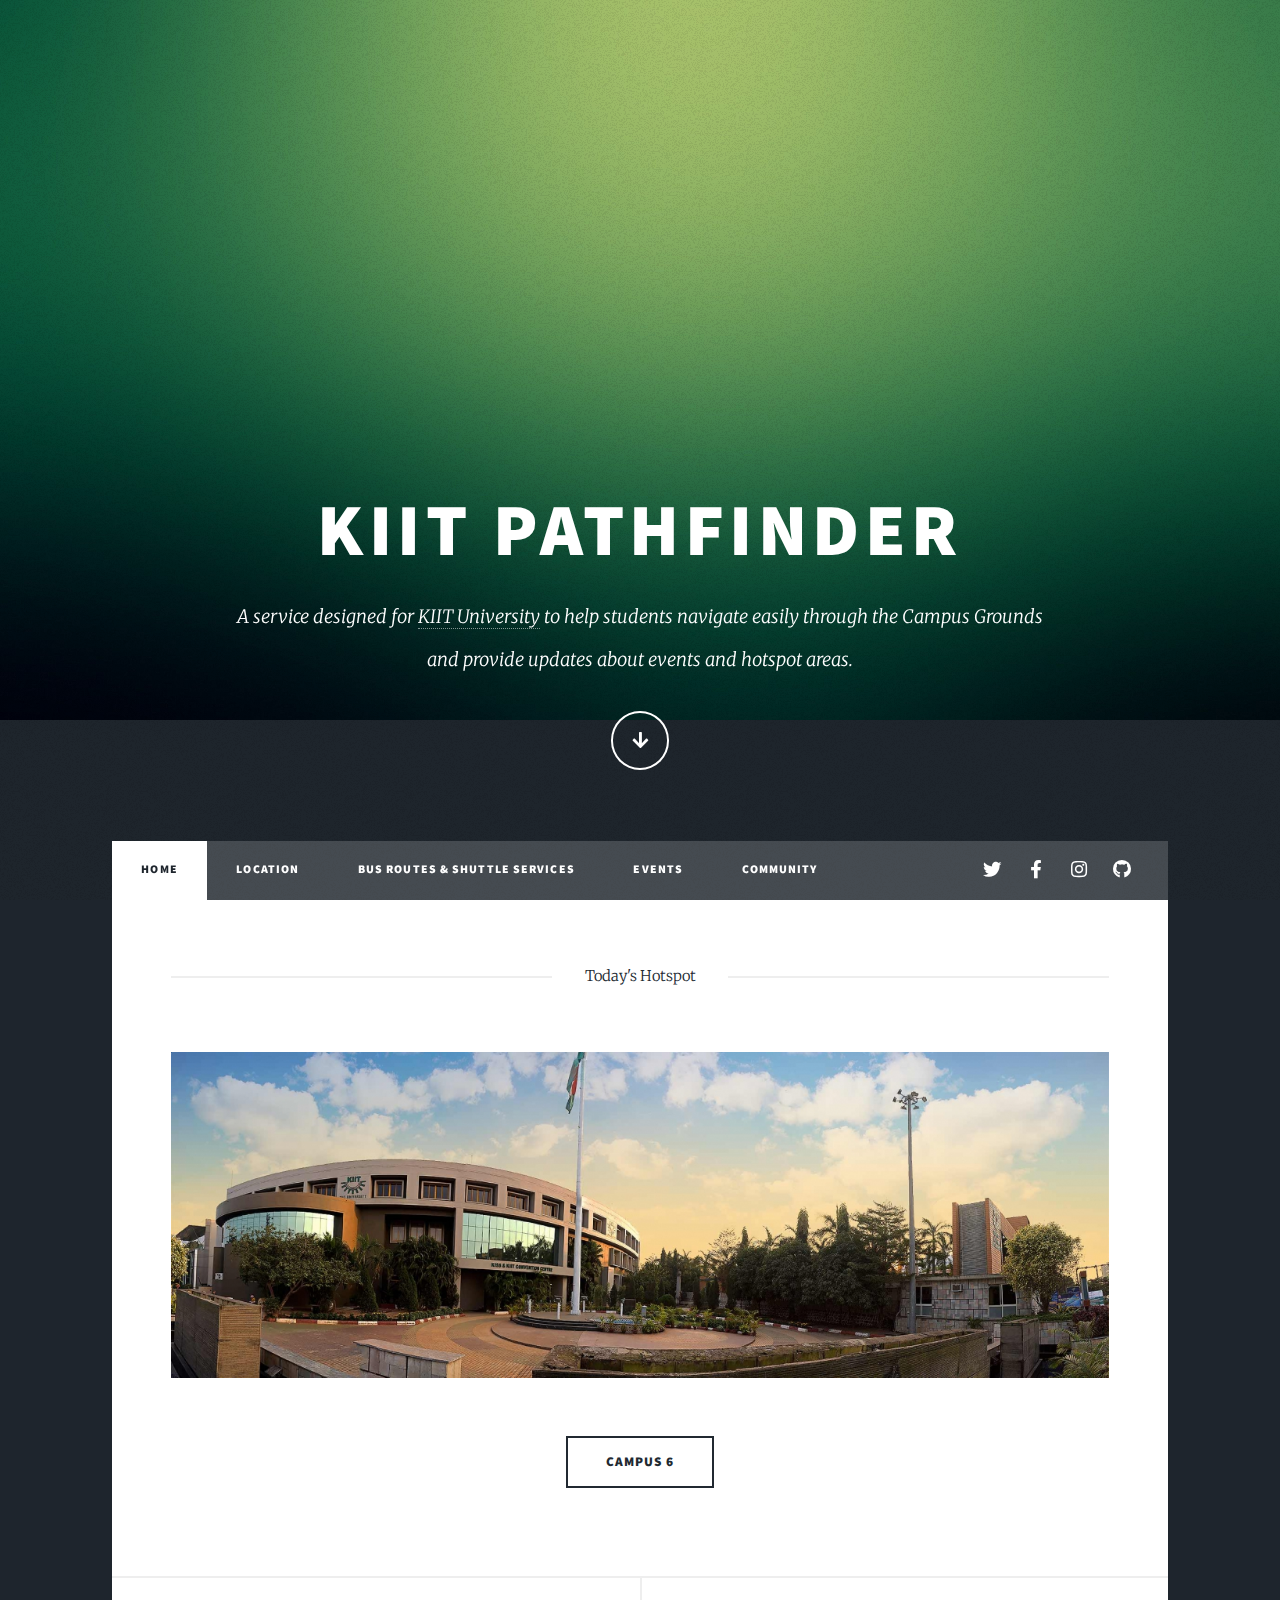
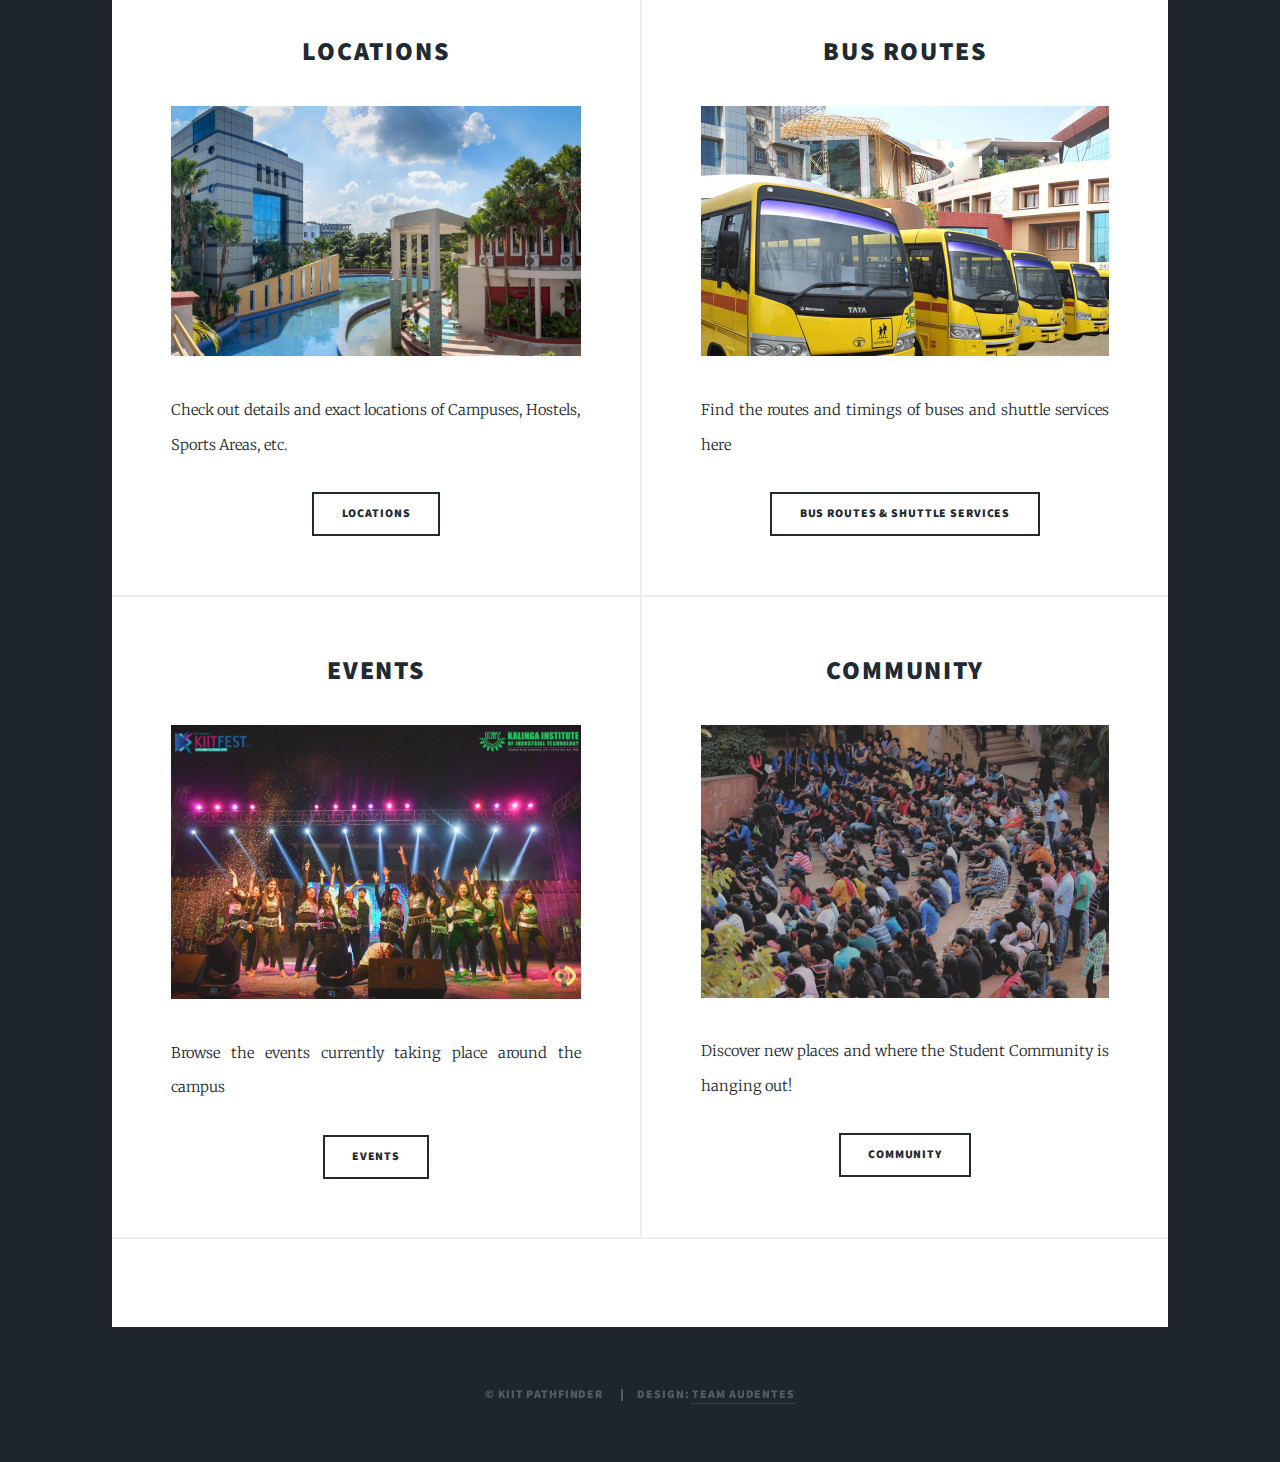
<file: index.html>
<!DOCTYPE HTML>
<!--
	Massively by HTML5 UP
	html5up.net | @ajlkn
	Free for personal and commercial use under the CCA 3.0 license (html5up.net/license)
-->
<html>

<head>
	<title>KIIT Pathfinder | Home</title>
	<meta charset="utf-8" />
	<meta name="viewport" content="width=device-width, initial-scale=1, user-scalable=no" />
	<link rel="stylesheet" href="assets/css/main.css" />
	<noscript>
		<link rel="stylesheet" href="assets/css/noscript.css" />
	</noscript>
</head>

<body class="is-preload">

	<!-- Wrapper -->
	<div id="wrapper" class="fade-in">

		<!-- Intro -->
		<div id="intro">
			<h1>KIIT Pathfinder<br />
			</h1>
			<p>A service designed for <a href="https://kiit.ac.in/" target="_blank">KIIT University</a> to help students
				navigate easily through the Campus Grounds</a><br />
				and provide updates about events and hotspot areas.</p>
			<ul class="actions">
				<li><a href="#header" class="button icon solid solo fa-arrow-down scrolly">Continue</a></li>
			</ul>
		</div>

		<!-- Header -->
		<header id="header">
			<a href="index.html" class="logo">KIIT Pathfinder</a>
		</header>

		<!-- Nav -->
		<nav id="nav">
			<ul class="links">
				<li class="active"><a href="index.html">Home</a></li>
				<li><a href="locations.html">Location</a></li>
				<li><a href="bus.html">Bus Routes & Shuttle Services </a></li>
				<li><a href="events.html">Events</a></li>
				<li><a href="community.html">Community</a></li>
				<!-- <li><a href="#">Bus Routes</a></li> -->

			</ul>
			<ul class="icons">
				<li><a href="#" class="icon brands fa-twitter"><span class="label">Twitter</span></a></li>
				<li><a href="#" class="icon brands fa-facebook-f"><span class="label">Facebook</span></a></li>
				<li><a href="#" class="icon brands fa-instagram"><span class="label">Instagram</span></a></li>
				<li><a href="https://github.com/wasda-exe/KIIT-Pathfinder" target="_blank"
						class="icon brands fa-github"><span class="label">GitHub</span></a></li>
			</ul>
		</nav>

		<!-- Main -->
		<div id="main">

			<!-- Featured Post -->
			<article class="post featured">
				<header class="major">
					<span class="date">Today's Hotspot</span>
					<!-- <h2><a href="#">And this is a<br />
									massive headline</a></h2>
									<p>Aenean ornare velit lacus varius enim ullamcorper proin aliquam<br />
									facilisis ante sed etiam magna interdum congue. Lorem ipsum dolor<br />
									amet nullam sed etiam veroeros.</p> -->
				</header>
				<a href="#" class="image main"><img src="images/Campus 6 Homepage Image.jpg" alt="" /></a>
				<ul class="actions special">
					<li><a href="#" class="button large">Campus 6</a></li>
				</ul>
			</article>

			<!-- Posts -->
			<section class="posts">
				<article>
					<header>
						<!-- <span class="date">Features</span> -->
						<h2><a href="locations.html">Locations<br /> <!-- this links to the locations subpage -->
							</a></h2>
					</header>
					<a href="locations.html" class="image fit">
						<img class="index-image-fit" src="images/KIIT-University-Campus-KSOM.jpg" alt="" /></a>
					<p>Check out details and exact locations of Campuses, Hostels, Sports Areas, etc.</p>
					<ul class="actions special">
						<li><a href="locations.html" class="button">Locations</a></li>
					</ul>
				</article>
				<article>
					<header>
						<!-- <span class="date">April 18, 2017</span> -->
						<h2><a href="bus.html">Bus Routes<br />
							</a></h2>
					</header>
					<a href="bus.html" class="image fit">
						<img class="index-image-fit" src="images/transport2.jpg" alt="" /></a>
					<p>Find the routes and timings of buses and shuttle services here</p>
					<ul class="actions special">
						<li><a href="bus.html" class="button">Bus Routes & Shuttle Services</a></li>
					</ul>
				</article>
				<article>
					<header>
						<!-- <span class="date">April 22, 2017</span> -->
						<h2><a href="events.html">Events<br />
							</a></h2>
					</header>
					<a href="events.html" class="image fit"><img src="images/KIIT-Fest-2019-Inaguration-Day-1-4.jpg"
							alt="" /></a>
					<p>Browse the events currently taking place around the campus</p>
					<ul class="actions special">
						<li><a href="events.html" class="button">Events</a></li>
					</ul>
				</article>

				<article>
					<header>
						<!-- <span class="date">April 14, 2017</span> -->
						<h2><a href="community.html">Community<br />
							</a></h2>
					</header>
					<a href="community.html" class="image fit"><img src="images/KIIT-Students-Cover-1024x683.jpg"
							alt="" /></a>
					<p>Discover new places and where the Student Community is hanging out!</p>
					<ul class="actions special">
						<li><a href="community.html" class="button">Community</a></li>
					</ul>
				</article>
			</section>

			<!-- Footer -->
			<footer>
				<!-- <div class="pagination">
									<a href="#" class="previous">Prev</a>
									<a href="#" class="page active">1</a>
									<a href="#" class="page">2</a>
									<a href="#" class="page">3</a>
									<span class="extra">&hellip;</span>
									<a href="#" class="page">8</a>
									<a href="#" class="page">9</a>
									<a href="#" class="page">10</a>
									<a href="#" class="next">Next</a>
								</div> -->
			</footer>

		</div>

		<!-- Footer -->
		<footer id="footer">
			<!-- <section>
							<form method="post" action="#">
								<div class="fields">
									<div class="field">
										<label for="name">Name</label>
										<input type="text" name="name" id="name" />
									</div>
									<div class="field">
										<label for="email">Email</label>
										<input type="text" name="email" id="email" />
									</div>
									<div class="field">
										<label for="message">Message</label>
										<textarea name="message" id="message" rows="3"></textarea>
									</div>
								</div>
								<ul class="actions">
									<li><input type="submit" value="Send Message" /></li>
								</ul>
							</form>
						</section>
						<section class="split contact">
							<section class="alt">
								<h3>Address</h3>
								<p>1234 Somewhere Road #87257<br />
								Nashville, TN 00000-0000</p>
							</section>
							<section>
								<h3>Phone</h3>
								<p><a href="#">(000) 000-0000</a></p>
							</section>
							<section>
								<h3>Email</h3>
								<p><a href="#">info@untitled.tld</a></p>
							</section> -->
			<!-- <section>
								<h3>Social</h3>
								<ul class="icons alt">
									<li><a href="#" class="icon brands alt fa-twitter"><span class="label">Twitter</span></a></li>
									<li><a href="#" class="icon brands alt fa-facebook-f"><span class="label">Facebook</span></a></li>
									<li><a href="#" class="icon brands alt fa-instagram"><span class="label">Instagram</span></a></li>
									<li><a href="https://github.com/rajobrata2003/devsprint22_audentes" class="icon brands alt fa-github"><span class="label">GitHub</span></a></li>
								</ul>
							</section>
						</section> -->
		</footer>

		<!-- Copyright -->
		<div id="copyright">
			<ul>
				<li>&copy; KIIT Pathfinder</li>
				<li>Design: <a href=https://github.com/wasda-exe/KIIT-Pathfinder" target="_blank">Team
						Audentes</a></li>
			</ul>
		</div>

	</div>

	<!-- Scripts -->
	<script src="assets/js/jquery.min.js"></script>
	<script src="assets/js/jquery.scrollex.min.js"></script>
	<script src="assets/js/jquery.scrolly.min.js"></script>
	<script src="assets/js/browser.min.js"></script>
	<script src="assets/js/breakpoints.min.js"></script>
	<script src="assets/js/util.js"></script>
	<script src="assets/js/main.js"></script>

</body>

</html>
</file>
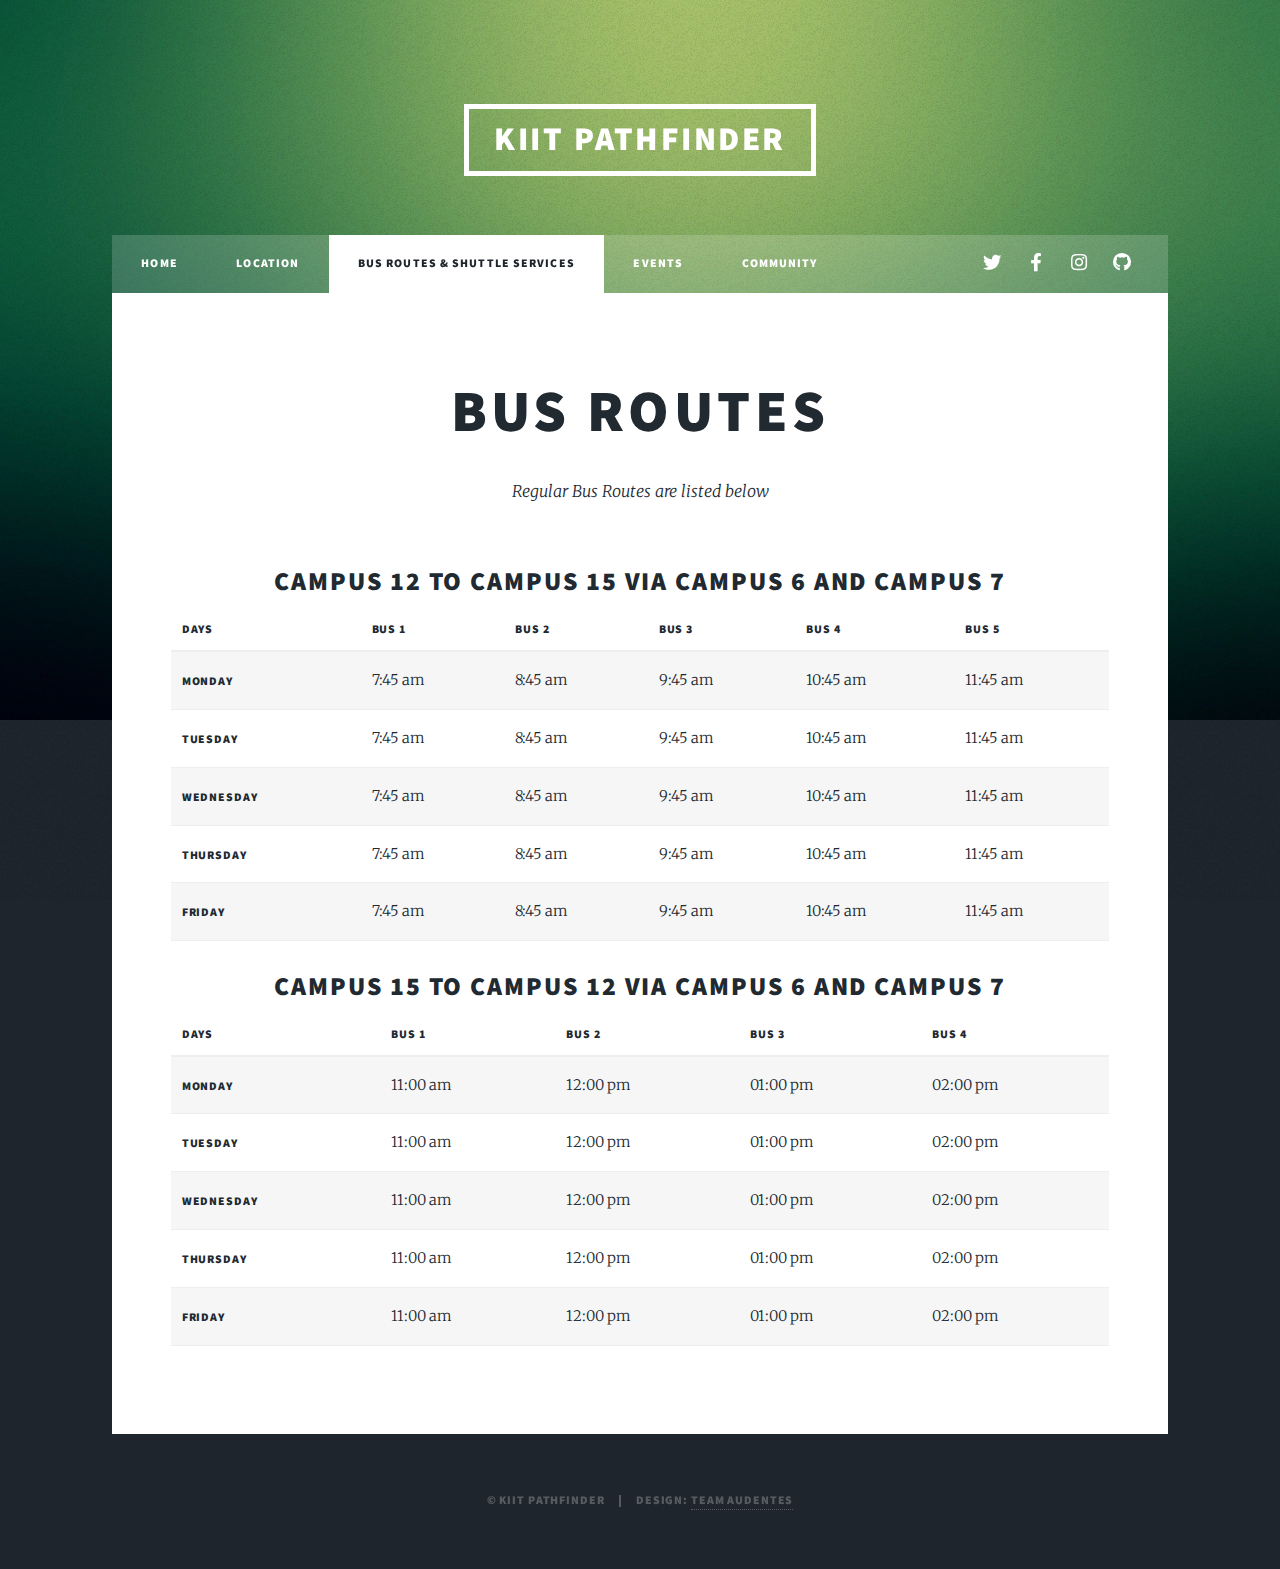
<file: bus.html>
<!DOCTYPE HTML>
<!--
	Massively by HTML5 UP
	html5up.net | @ajlkn
	Free for personal and commercial use under the CCA 3.0 license (html5up.net/license)
-->

<style>
	h2 {text-align: center;}
	/* p {text-align: center;} */
	/* div {text-align: center;} */
	</style>



<html>
	<head>
		<title>KIIT Pathfinder | Bus Routes & Shuttle Services </title>
		<meta charset="utf-8" />
		<meta name="viewport" content="width=device-width, initial-scale=1, user-scalable=no" />
		<link rel="stylesheet" href="assets/css/main.css" />
		<noscript><link rel="stylesheet" href="assets/css/noscript.css" /></noscript>
	</head>
	<body class="is-preload">

		<!-- Wrapper -->
			<div id="wrapper">

				<!-- Header -->
					<header id="header">
						<a href="index.html" class="logo">KIIT Pathfinder</a>
					</header>

				<!-- Nav -->
				<nav id="nav">
					<ul class="links">
						<li ><a href="index.html">Home</a></li>
						<li><a href="locations.html">Location</a></li>
						<li class="active"><a href="bus.html">Bus Routes & Shuttle Services </a></li>
						<li ><a href="events.html">Events</a></li>
						<li ><a href="community.html">Community</a></li>
						<!-- <li><a href="#">Bus Routes</a></li> -->
						
					</ul>
					<ul class="icons">
						<li><a href="#" class="icon brands fa-twitter"><span class="label">Twitter</span></a></li>
						<li><a href="#" class="icon brands fa-facebook-f"><span class="label">Facebook</span></a></li>
						<li><a href="#" class="icon brands fa-instagram"><span class="label">Instagram</span></a></li>
						<li><a href="https://github.com/rajobrata2003/devsprint22_audentes" target="_blank" class="icon brands fa-github"><span class="label">GitHub</span></a></li>
					</ul>
				</nav>

				<!-- Main -->
					<div id="main">

						<!-- Post -->
							<section class="post">
								<header class="major">
									<!-- <span class="date">April 25, 2017</span> -->
									<h1>Bus Routes<br />
									</h1>
									<p>Regular Bus Routes are listed below</p>
								</header>
								<h2>Campus 12 to Campus 15 via Campus 6 and Campus 7</h2>
								<table class="table">
									  <thead>
										<tr>
										  <th scope="col">Days</th>
										  <th scope="col">Bus 1</th>
										  <th scope="col">Bus 2</th>
										  <th scope="col">Bus 3</th>
										  <th scope="col">Bus 4</th>
										  <th scope="col">Bus 5</th>
										</tr>
									  </thead>
									  <tbody>
										<tr>
										  <th scope="row">Monday</th>
										  <td>7:45 am</td>
										  <td>8:45 am</td>
										  <td>9:45 am</td>
										  <td>10:45 am</td>
										  <td>11:45 am</td>
										</tr>
										<tr>
										  <th scope="row">Tuesday</th>
										  <td>7:45 am</td>
										  <td>8:45 am</td>
										  <td>9:45 am</td>
										  <td>10:45 am</td>
										  <td>11:45 am</td>
										</tr>
										<tr>
										  <th scope="row">Wednesday</th>
										  <td>7:45 am</td>
										  <td>8:45 am</td>
										  <td>9:45 am</td>
										  <td>10:45 am</td>
										  <td>11:45 am</td>
										</tr>
										<tr>
										  <th scope="row">Thursday</th>
										  <td>7:45 am</td>
										  <td>8:45 am</td>
										  <td>9:45 am</td>
										  <td>10:45 am</td>
										  <td>11:45 am</td>
										</tr>
										<tr>
										  <th scope="row">Friday</th>
										  <td>7:45 am</td>
										  <td>8:45 am</td>
										  <td>9:45 am</td>
										  <td>10:45 am</td>
										  <td>11:45 am</td>
										</tr>
									  </tbody>
									</table>
									<h2>Campus 15 to Campus 12 via Campus 6 and Campus 7</h2>
									<table class="table">
									  <thead>
										<tr>
										  <th scope="col">Days</th>
										  <th scope="col">Bus 1</th>
										  <th scope="col">Bus 2</th>
										  <th scope="col">Bus 3</th>
										  <th scope="col">Bus 4</th>
										  <!-- <th scope="col">T5</th> -->
										</tr>
									  </thead>
									  <tbody>
										<tr>
										  <th scope="row">Monday</th>
										  <td>11:00 am</td>
										  <td>12:00 pm</td>
										  <td>01:00 pm</td>
										  <td>02:00 pm</td>
										</tr>
										<tr>
										  <th scope="row">Tuesday</th>
										  <td>11:00 am</td>
										  <td>12:00 pm</td>
										  <td>01:00 pm</td>
										  <td>02:00 pm</td>
										</tr>
										<tr>
										  <th scope="row">Wednesday</th>
										  <td>11:00 am</td>
										  <td>12:00 pm</td>
										  <td>01:00 pm</td>
										  <td>02:00 pm</td>
										</tr>
										<tr>
										  <th scope="row">Thursday</th>
										  <td>11:00 am</td>
										  <td>12:00 pm</td>
										  <td>01:00 pm</td>
										  <td>02:00 pm</td>
										</tr>
										<tr>
										  <th scope="row">Friday</th>
										  <td>11:00 am</td>
										  <td>12:00 pm</td>
										  <td>01:00 pm</td>
										  <td>02:00 pm</td>
										</tr>
									  </tbody>
									</table>								

							</section>
					</div>

				<!-- Footer -->
					
					

				<!-- Copyright -->
				<div id="copyright">
					<ul><li>&copy; KIIT Pathfinder</li><li>Design: <a href="https://github.com/rajobrata2003/devsprint22_audentes" target="_blank">Team Audentes</a></li></ul>
				</div>

			</div>

		<!-- Scripts -->
			<script src="assets/js/jquery.min.js"></script>
			<script src="assets/js/jquery.scrollex.min.js"></script>
			<script src="assets/js/jquery.scrolly.min.js"></script>
			<script src="assets/js/browser.min.js"></script>
			<script src="assets/js/breakpoints.min.js"></script>
			<script src="assets/js/util.js"></script>
			<script src="assets/js/main.js"></script>

	</body>
</html>
</file>
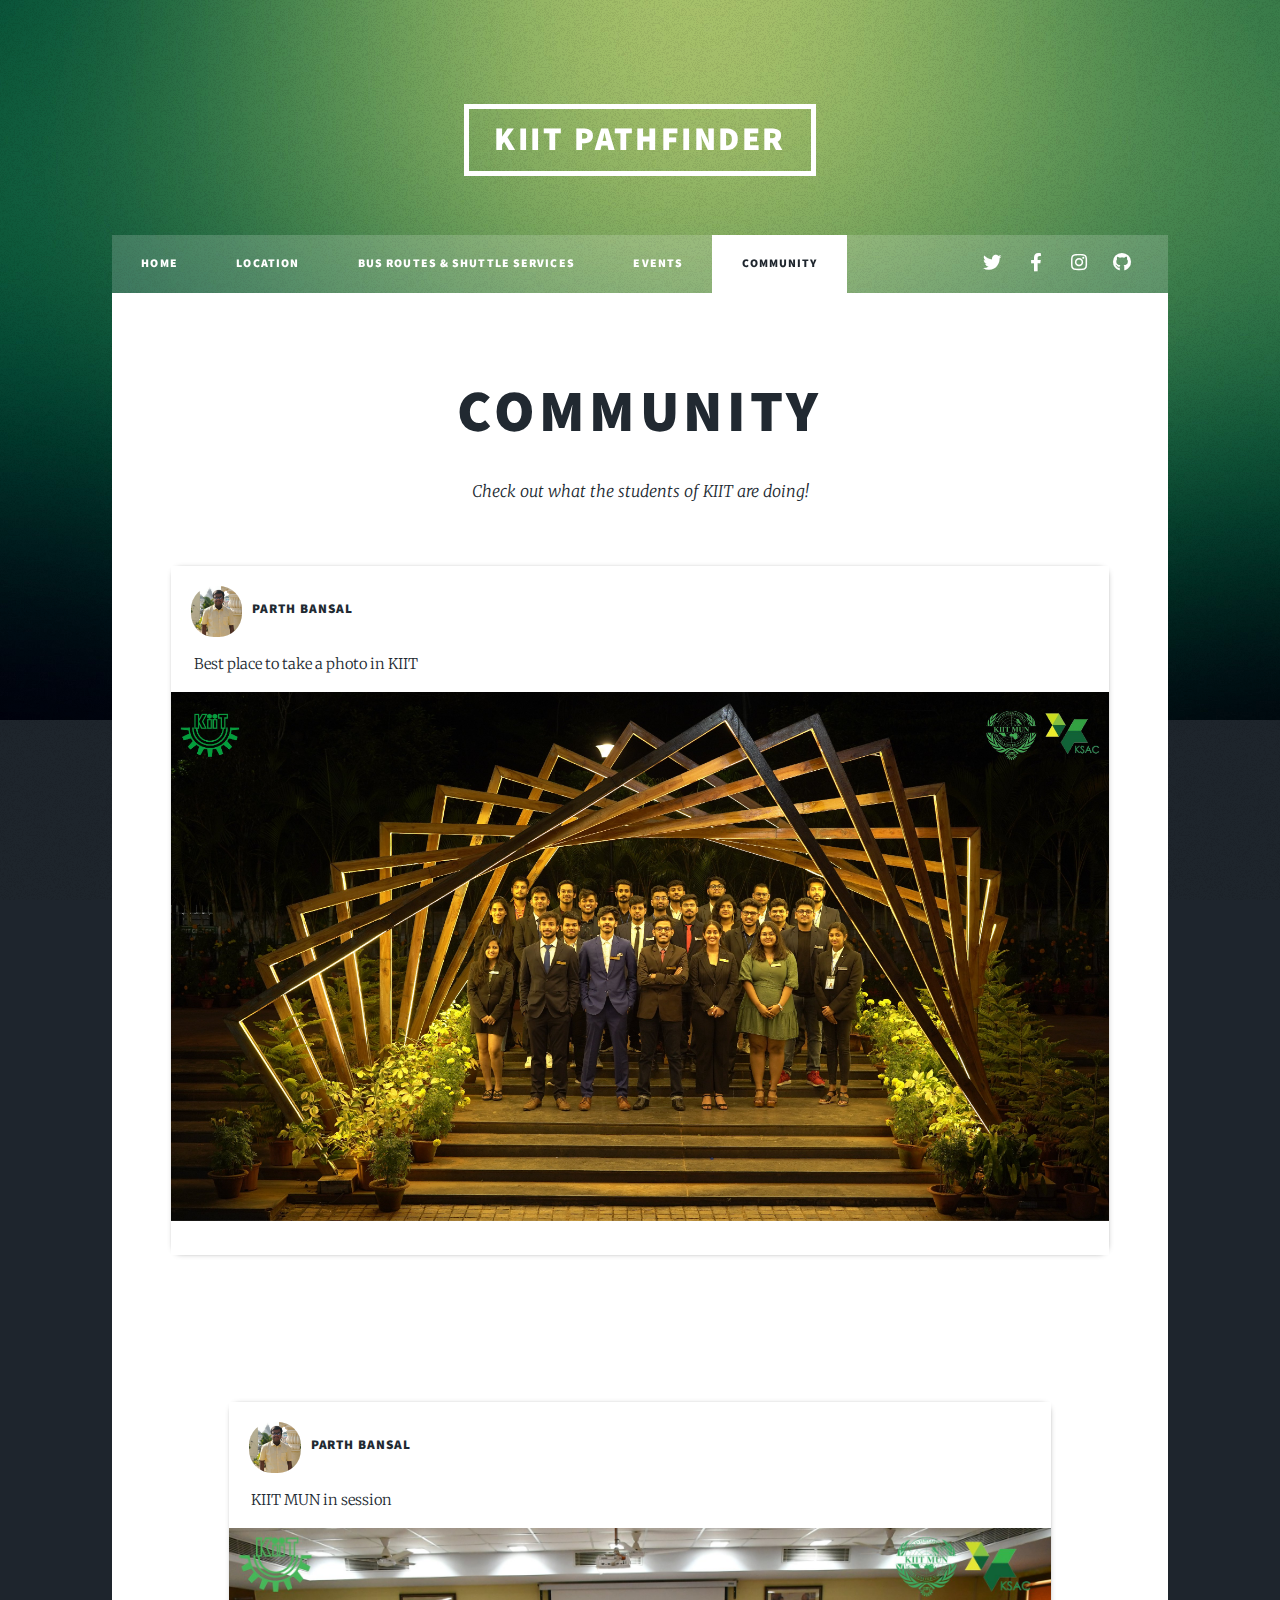
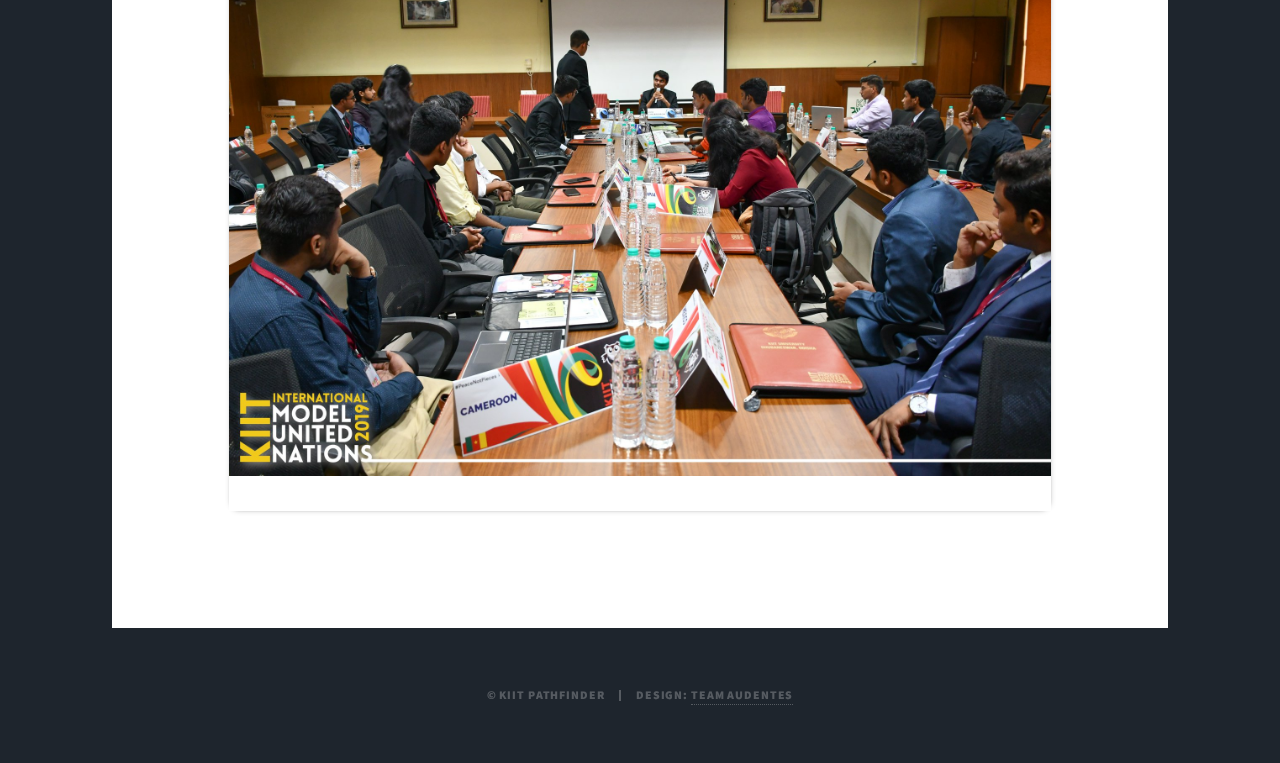
<file: community.html>
<!DOCTYPE HTML>
<!--
	Massively by HTML5 UP
	html5up.net | @ajlkn
	Free for personal and commercial use under the CCA 3.0 license (html5up.net/license)
-->
<html>
	<head>
		<title>KIIT Pathfinder | Community</title>
		<meta charset="utf-8" />
		<meta name="viewport" content="width=device-width, initial-scale=1, user-scalable=no" />
		<link rel="stylesheet" href="assets/css/main.css" />
		<noscript><link rel="stylesheet" href="assets/css/noscript.css" /></noscript>
	</head>
	<body class="is-preload">

		<!-- Wrapper -->
			<div id="wrapper">

				<!-- Header -->
					<header id="header">
						<a href="index.html" class="logo">KIIT Pathfinder</a>
					</header>

				<!-- Nav -->
				<nav id="nav">
					<ul class="links">
						<li ><a href="index.html">Home</a></li>
						<li><a href="locations.html">Location</a></li>
						<li><a href="bus.html">Bus Routes & Shuttle Services </a></li>
						<li><a href="events.html">Events</a></li>
						<li class="active"><a href="community.html">Community</a></li>						
					</ul>
					<ul class="icons">
						<li><a href="#" class="icon brands fa-twitter"><span class="label">Twitter</span></a></li>
						<li><a href="#" class="icon brands fa-facebook-f"><span class="label">Facebook</span></a></li>
						<li><a href="#" class="icon brands fa-instagram"><span class="label">Instagram</span></a></li>
						<li><a href="https://github.com/rajobrata2003/devsprint22_audentes" target="_blank" class="icon brands fa-github"><span class="label">GitHub</span></a></li>
					</ul>
				</nav>

				<!-- Main -->
					<div id="main">

						<!-- Post -->
							<section class="post">
								<header class="major">
									<!-- <span class="date">April 25, 2017</span> -->
									<h1>Community<br />
									</h1>
									<p>Check out what the students of KIIT are doing!</p>
								</header>
								<div class = "social">
									<div class="userinfo">
										<div class = "usericons"></div>
										<h5 class = "usernames" >Parth Bansal</h5>
									</div>
									<p class = "usercaptions">Best place to take a photo in KIIT</p>
									<img src = "images/FHM6-cSVEAELq9M.jpeg">
									<p>&nbsp</p>
								</div>

							</section>
							
							<section class="post2">
								<div class = "social">
									<div class="userinfo">
										<div class = "usericons"></div>
										<h5 class = "usernames" >Parth Bansal</h5>
									</div>
									<p class = "usercaptions">KIIT MUN in session</p>
									<img src = "images/KiitMun.jpg">
									<p>&nbsp</p>
								</div>

							</section>
					</div>

				<!-- Footer -->
					
					

				<!-- Copyright -->
				<div id="copyright">
					<ul><li>&copy; KIIT Pathfinder</li><li>Design: <a href="https://github.com/rajobrata2003/devsprint22_audentes" target="_blank">Team Audentes</a></li></ul>
				</div>

			</div>

		<!-- Scripts -->
			<script src="assets/js/jquery.min.js"></script>
			<script src="assets/js/jquery.scrollex.min.js"></script>
			<script src="assets/js/jquery.scrolly.min.js"></script>
			<script src="assets/js/browser.min.js"></script>
			<script src="assets/js/breakpoints.min.js"></script>
			<script src="assets/js/util.js"></script>
			<script src="assets/js/main.js"></script>

	</body>
</html>
</file>
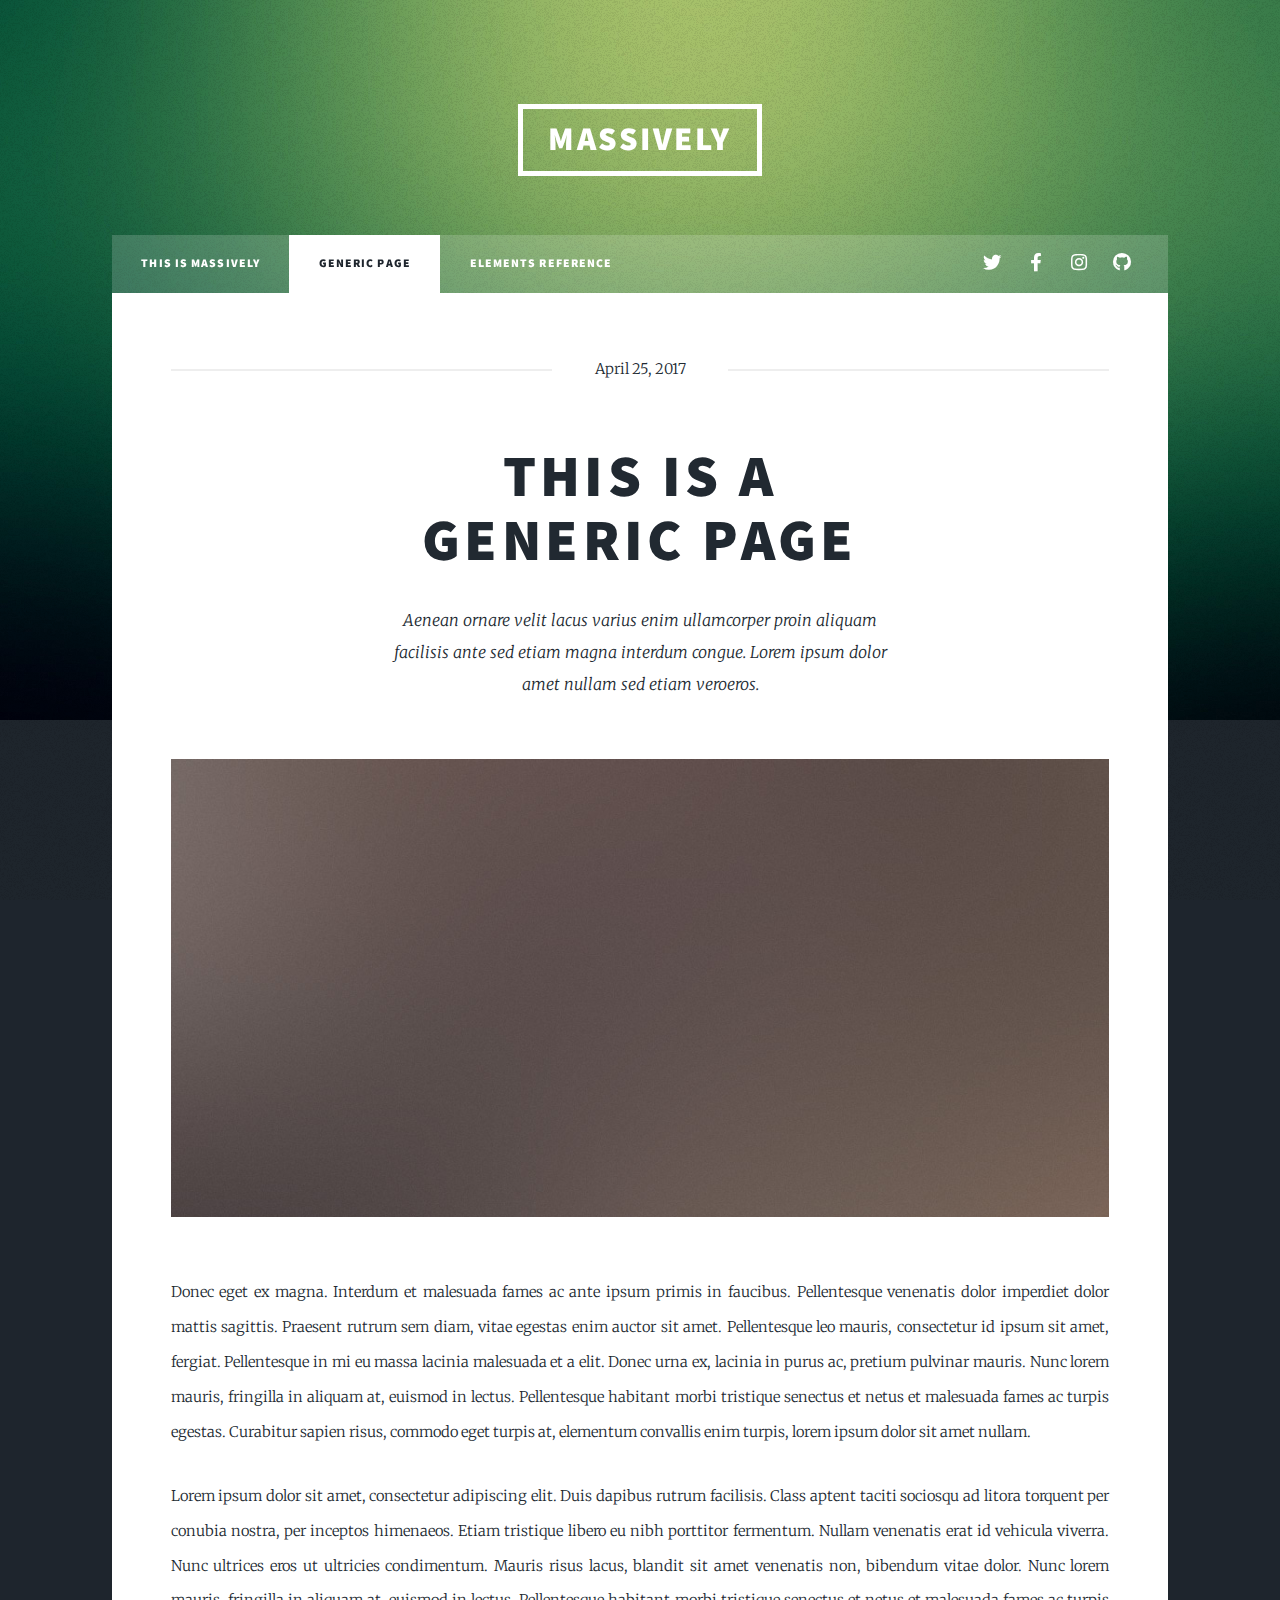
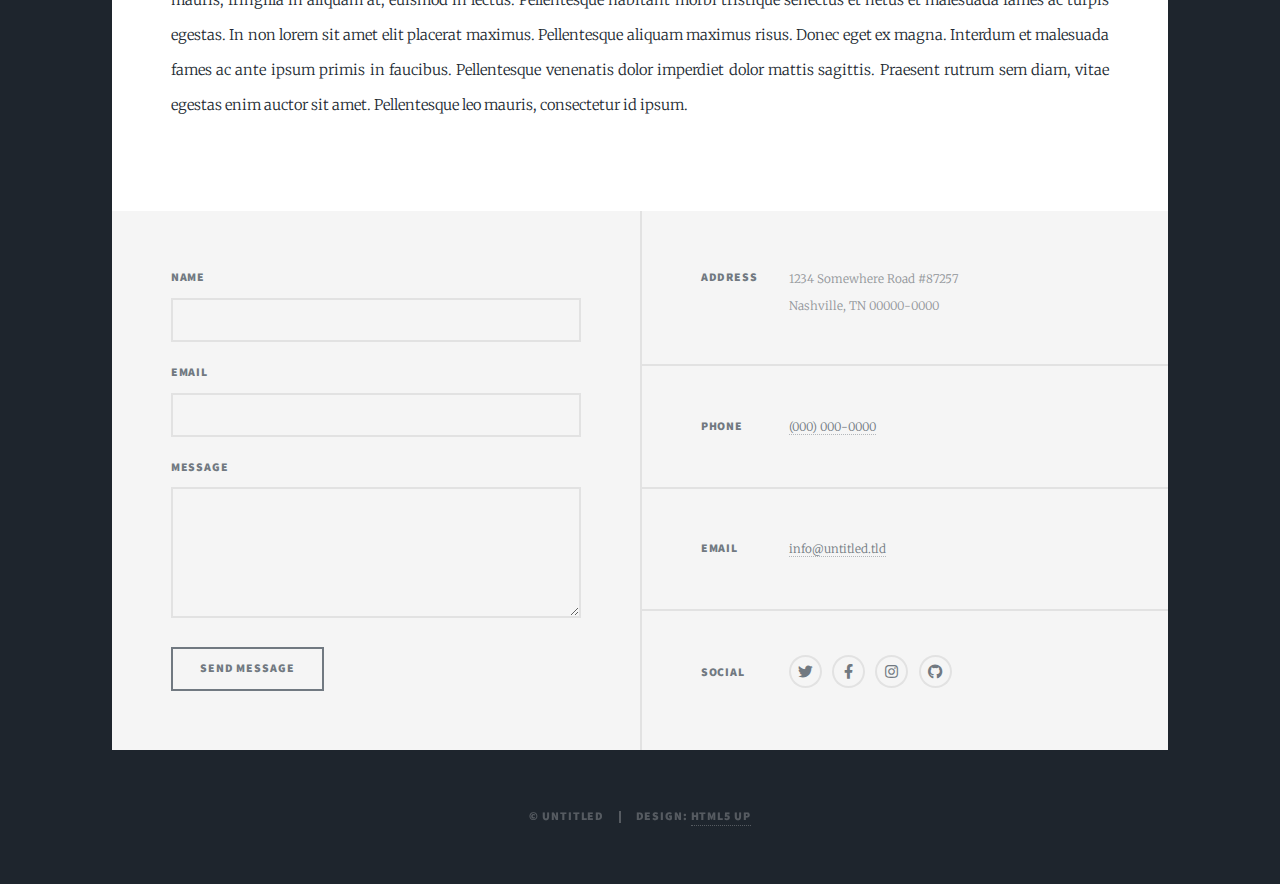
<file: generic.html>
<!DOCTYPE HTML>
<!--
	Massively by HTML5 UP
	html5up.net | @ajlkn
	Free for personal and commercial use under the CCA 3.0 license (html5up.net/license)
-->
<html>
	<head>
		<title>Generic Page - Massively by HTML5 UP</title>
		<meta charset="utf-8" />
		<meta name="viewport" content="width=device-width, initial-scale=1, user-scalable=no" />
		<link rel="stylesheet" href="assets/css/main.css" />
		<noscript><link rel="stylesheet" href="assets/css/noscript.css" /></noscript>
	</head>
	<body class="is-preload">

		<!-- Wrapper -->
			<div id="wrapper">

				<!-- Header -->
					<header id="header">
						<a href="index.html" class="logo">Massively</a>
					</header>

				<!-- Nav -->
					<nav id="nav">
						<ul class="links">
							<li><a href="index.html">This is Massively</a></li>
							<li class="active"><a href="generic.html">Generic Page</a></li>
							<li><a href="elements.html">Elements Reference</a></li>
						</ul>
						<ul class="icons">
							<li><a href="#" class="icon brands fa-twitter"><span class="label">Twitter</span></a></li>
							<li><a href="#" class="icon brands fa-facebook-f"><span class="label">Facebook</span></a></li>
							<li><a href="#" class="icon brands fa-instagram"><span class="label">Instagram</span></a></li>
							<li><a href="#" class="icon brands fa-github"><span class="label">GitHub</span></a></li>
						</ul>
					</nav>

				<!-- Main -->
					<div id="main">

						<!-- Post -->
							<section class="post">
								<header class="major">
									<span class="date">April 25, 2017</span>
									<h1>This is a<br />
									Generic Page</h1>
									<p>Aenean ornare velit lacus varius enim ullamcorper proin aliquam<br />
									facilisis ante sed etiam magna interdum congue. Lorem ipsum dolor<br />
									amet nullam sed etiam veroeros.</p>
								</header>
								<div class="image main"><img src="images/pic01.jpg" alt="" /></div>
								<p>Donec eget ex magna. Interdum et malesuada fames ac ante ipsum primis in faucibus. Pellentesque venenatis dolor imperdiet dolor mattis sagittis. Praesent rutrum sem diam, vitae egestas enim auctor sit amet. Pellentesque leo mauris, consectetur id ipsum sit amet, fergiat. Pellentesque in mi eu massa lacinia malesuada et a elit. Donec urna ex, lacinia in purus ac, pretium pulvinar mauris. Nunc lorem mauris, fringilla in aliquam at, euismod in lectus. Pellentesque habitant morbi tristique senectus et netus et malesuada fames ac turpis egestas. Curabitur sapien risus, commodo eget turpis at, elementum convallis enim turpis, lorem ipsum dolor sit amet nullam.</p>
								<p>Lorem ipsum dolor sit amet, consectetur adipiscing elit. Duis dapibus rutrum facilisis. Class aptent taciti sociosqu ad litora torquent per conubia nostra, per inceptos himenaeos. Etiam tristique libero eu nibh porttitor fermentum. Nullam venenatis erat id vehicula viverra. Nunc ultrices eros ut ultricies condimentum. Mauris risus lacus, blandit sit amet venenatis non, bibendum vitae dolor. Nunc lorem mauris, fringilla in aliquam at, euismod in lectus. Pellentesque habitant morbi tristique senectus et netus et malesuada fames ac turpis egestas. In non lorem sit amet elit placerat maximus. Pellentesque aliquam maximus risus. Donec eget ex magna. Interdum et malesuada fames ac ante ipsum primis in faucibus. Pellentesque venenatis dolor imperdiet dolor mattis sagittis. Praesent rutrum sem diam, vitae egestas enim auctor sit amet. Pellentesque leo mauris, consectetur id ipsum.</p>
							</section>

					</div>

				<!-- Footer -->
					<footer id="footer">
						<section>
							<form method="post" action="#">
								<div class="fields">
									<div class="field">
										<label for="name">Name</label>
										<input type="text" name="name" id="name" />
									</div>
									<div class="field">
										<label for="email">Email</label>
										<input type="text" name="email" id="email" />
									</div>
									<div class="field">
										<label for="message">Message</label>
										<textarea name="message" id="message" rows="3"></textarea>
									</div>
								</div>
								<ul class="actions">
									<li><input type="submit" value="Send Message" /></li>
								</ul>
							</form>
						</section>
						<section class="split contact">
							<section class="alt">
								<h3>Address</h3>
								<p>1234 Somewhere Road #87257<br />
								Nashville, TN 00000-0000</p>
							</section>
							<section>
								<h3>Phone</h3>
								<p><a href="#">(000) 000-0000</a></p>
							</section>
							<section>
								<h3>Email</h3>
								<p><a href="#">info@untitled.tld</a></p>
							</section>
							<section>
								<h3>Social</h3>
								<ul class="icons alt">
									<li><a href="#" class="icon brands alt fa-twitter"><span class="label">Twitter</span></a></li>
									<li><a href="#" class="icon brands alt fa-facebook-f"><span class="label">Facebook</span></a></li>
									<li><a href="#" class="icon brands alt fa-instagram"><span class="label">Instagram</span></a></li>
									<li><a href="#" class="icon brands alt fa-github"><span class="label">GitHub</span></a></li>
								</ul>
							</section>
						</section>
					</footer>

				<!-- Copyright -->
					<div id="copyright">
						<ul><li>&copy; Untitled</li><li>Design: <a href="https://html5up.net">HTML5 UP</a></li></ul>
					</div>

			</div>

		<!-- Scripts -->
			<script src="assets/js/jquery.min.js"></script>
			<script src="assets/js/jquery.scrollex.min.js"></script>
			<script src="assets/js/jquery.scrolly.min.js"></script>
			<script src="assets/js/browser.min.js"></script>
			<script src="assets/js/breakpoints.min.js"></script>
			<script src="assets/js/util.js"></script>
			<script src="assets/js/main.js"></script>

	</body>
</html>
</file>
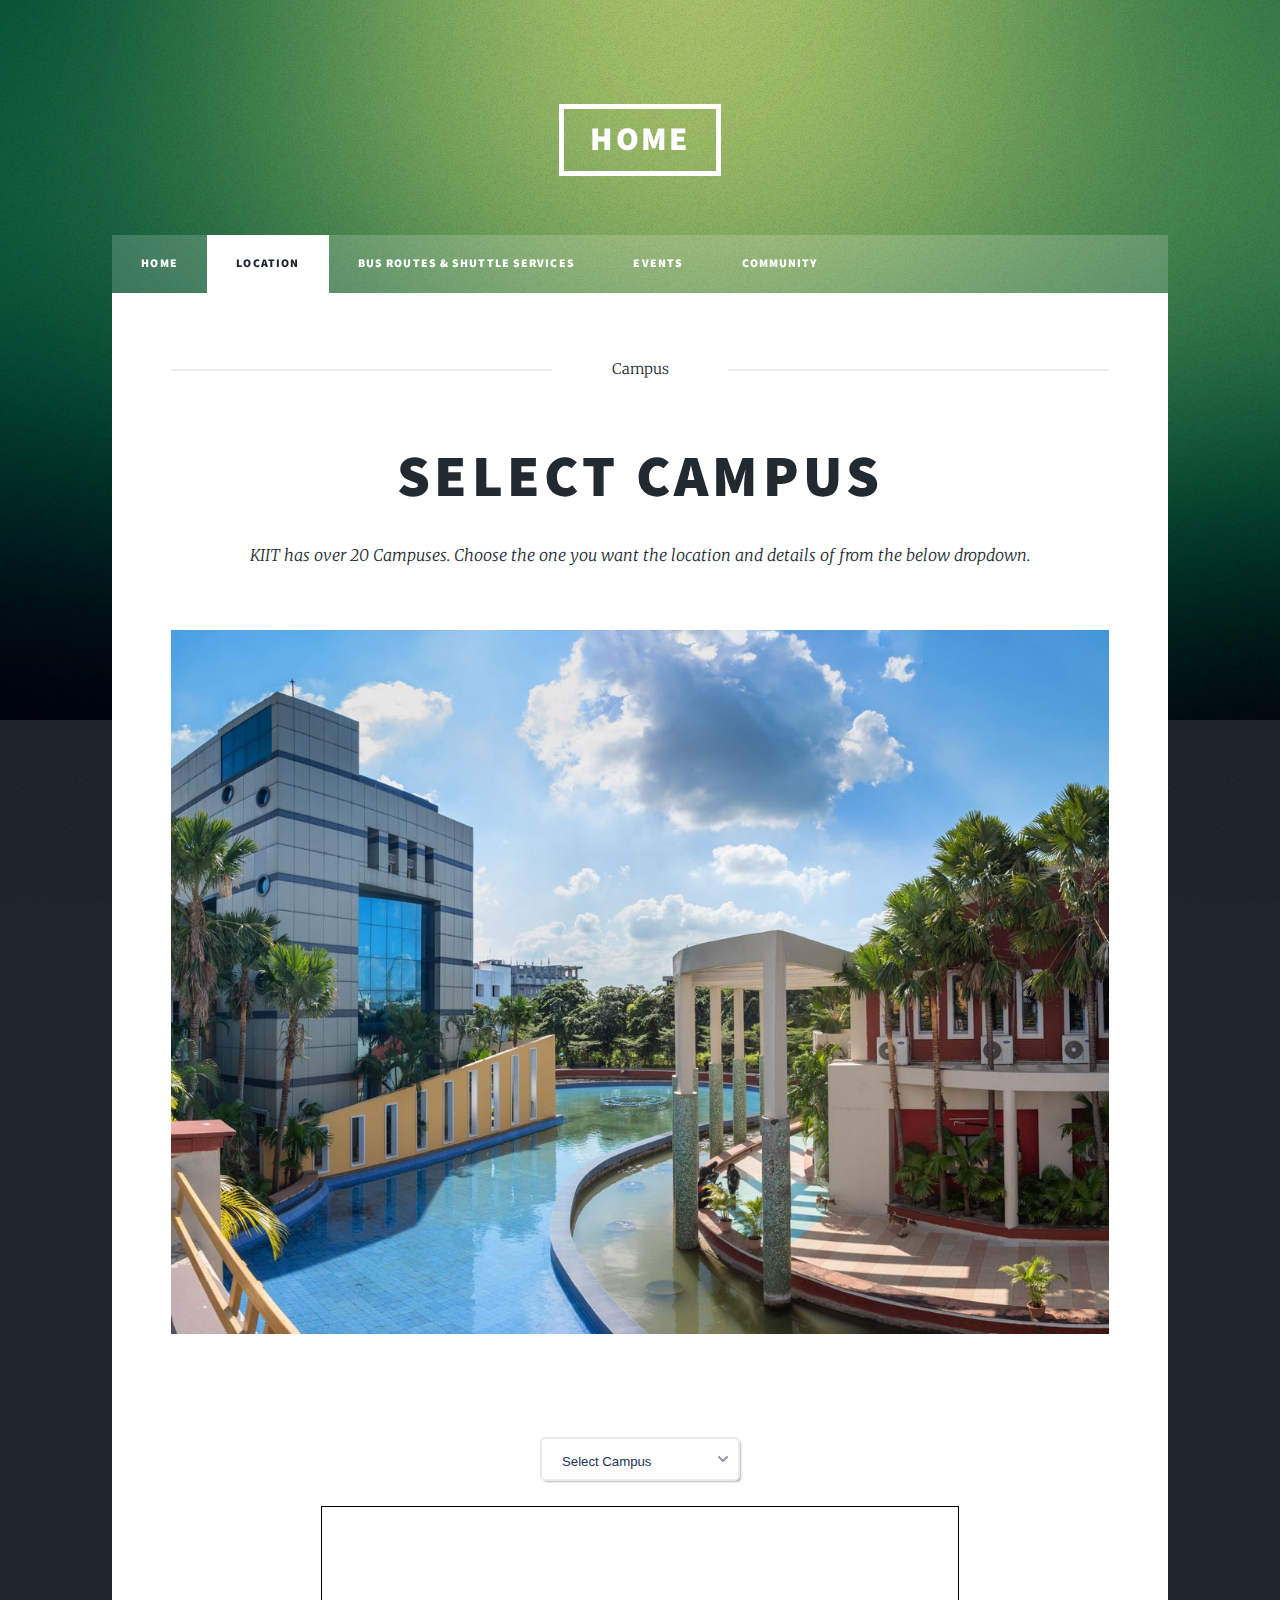
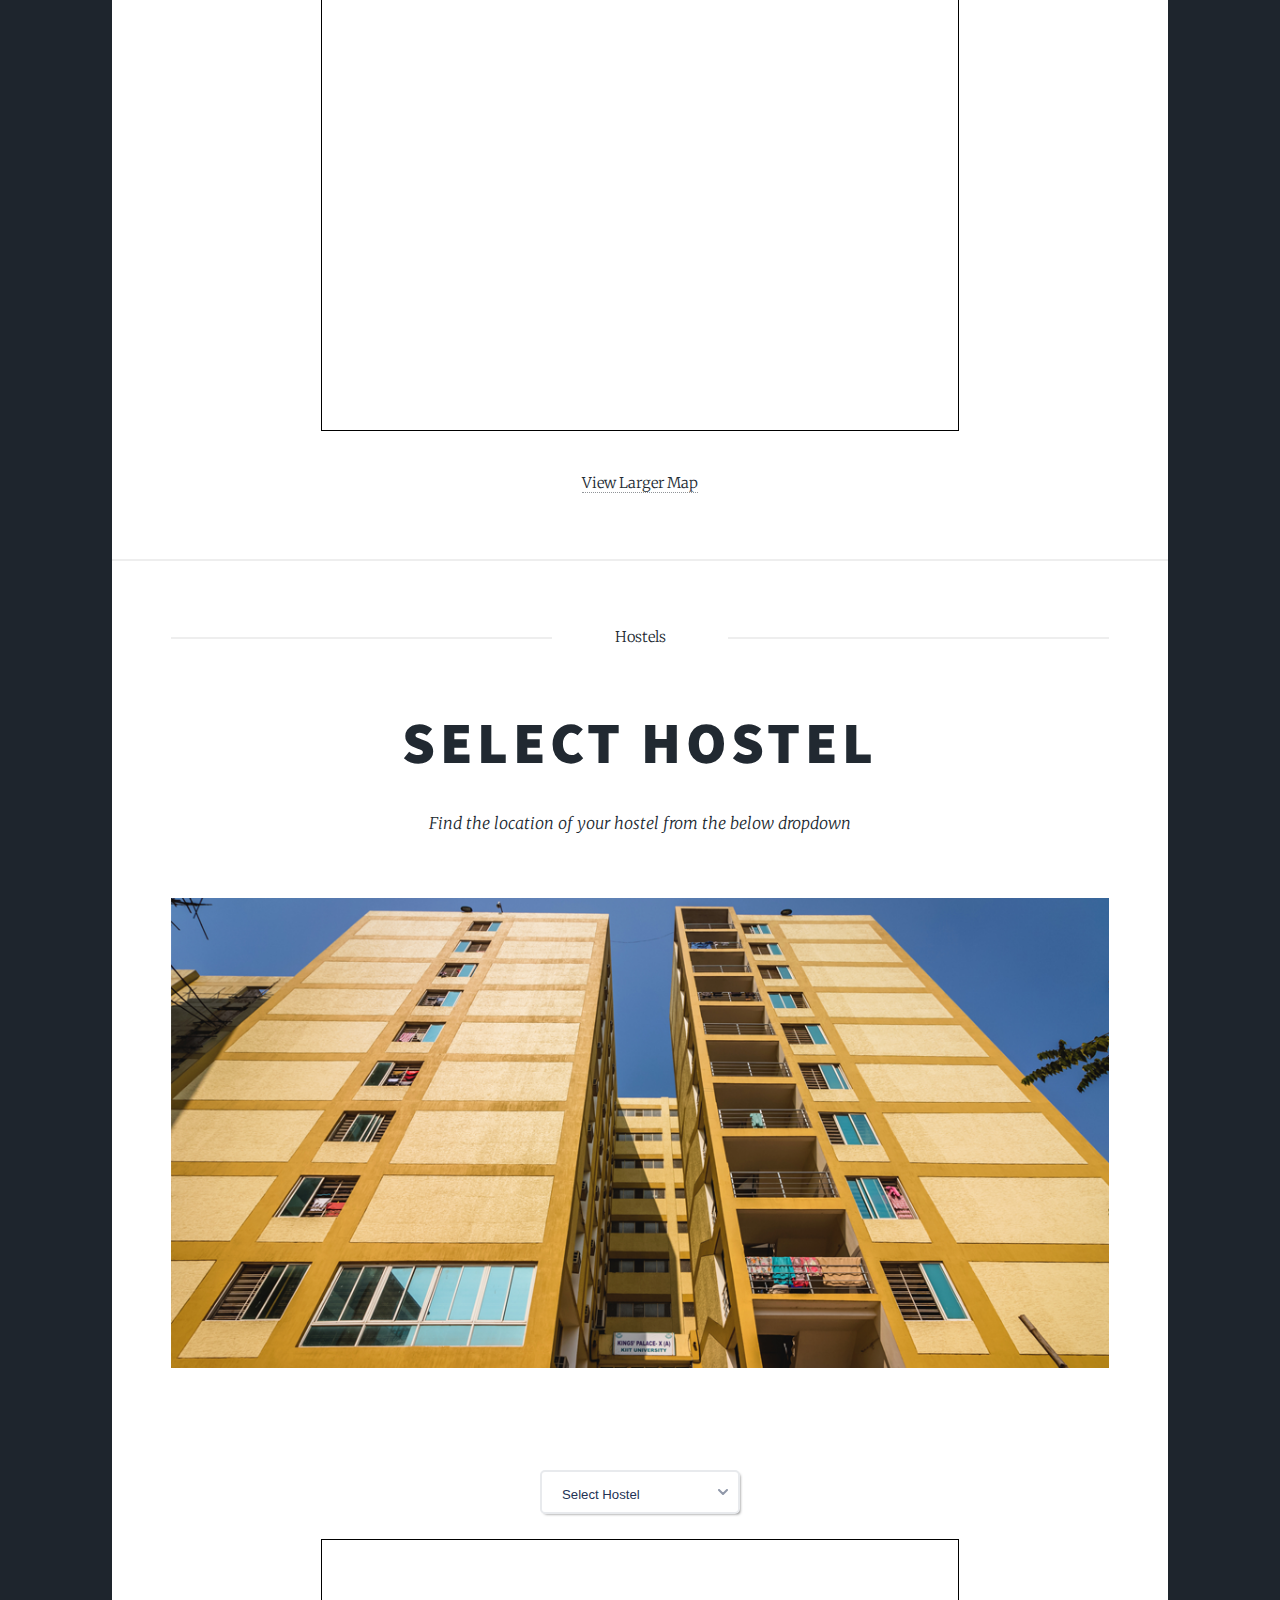
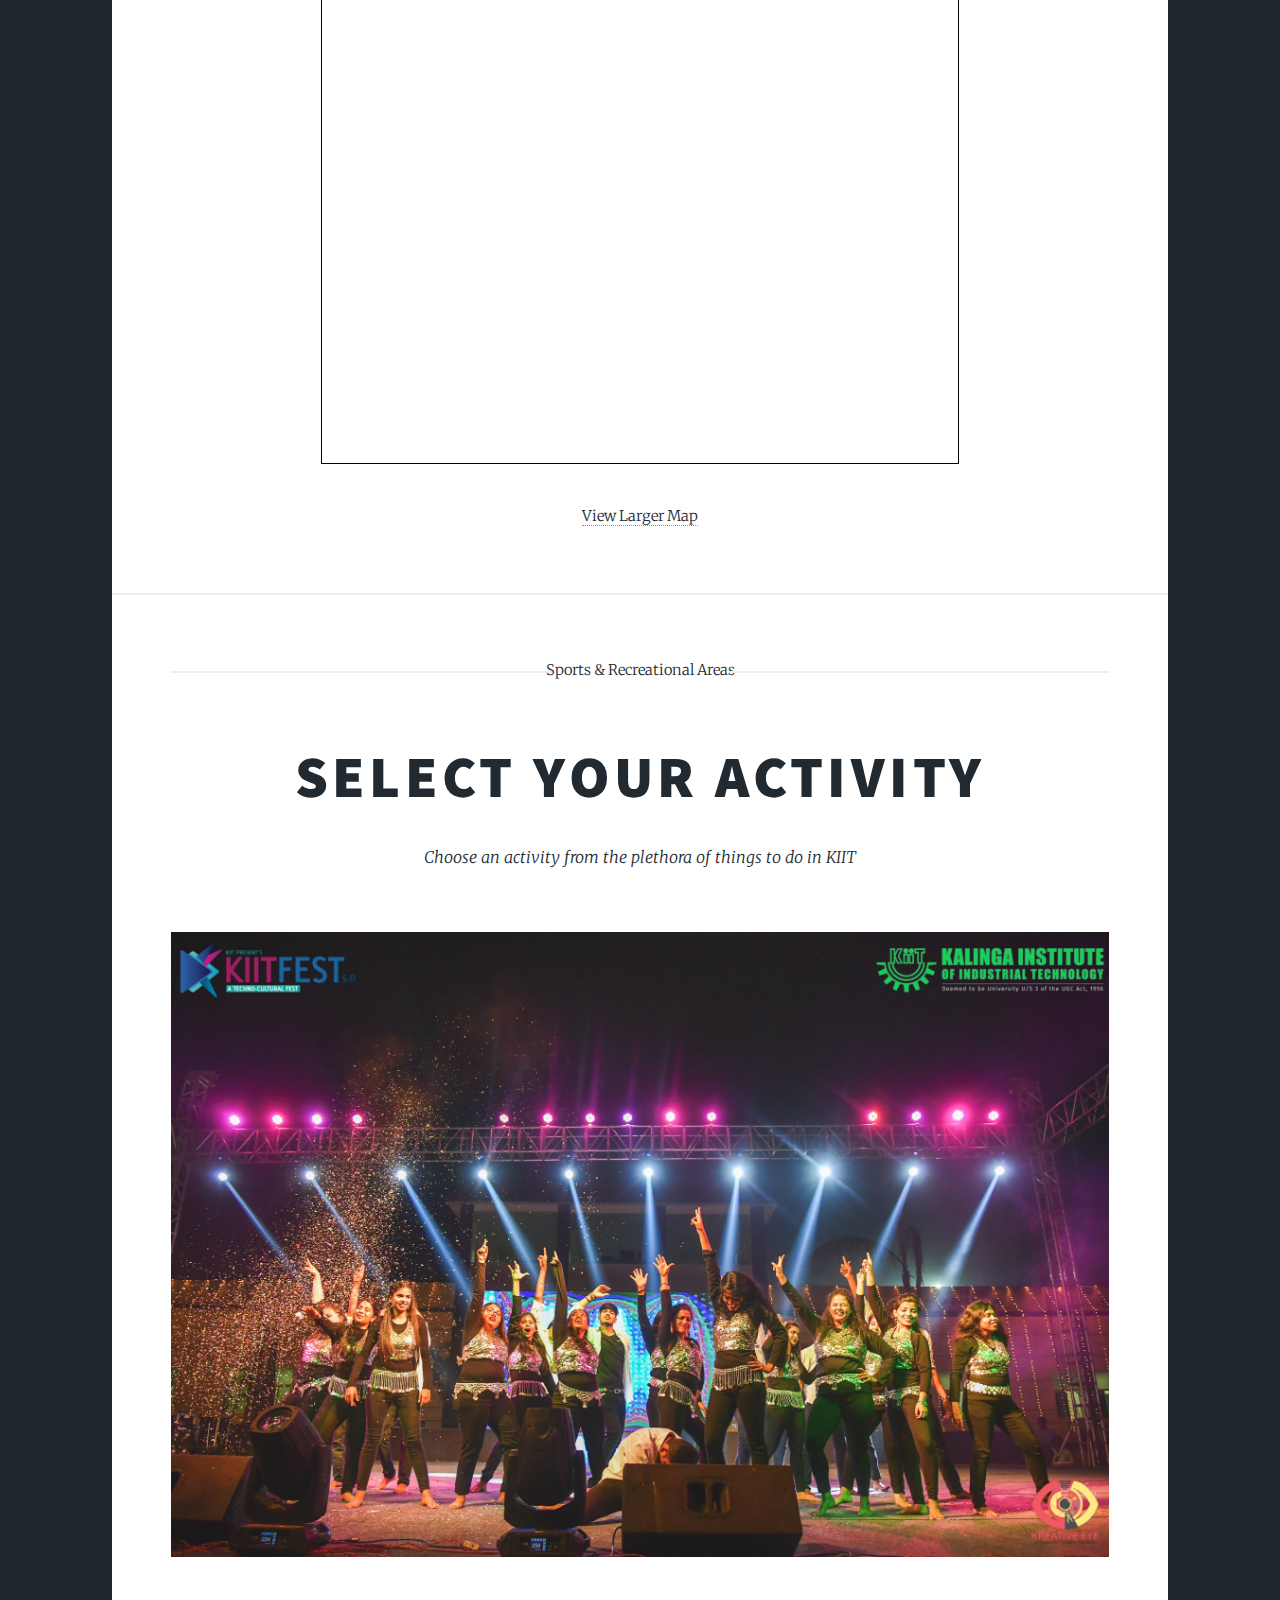
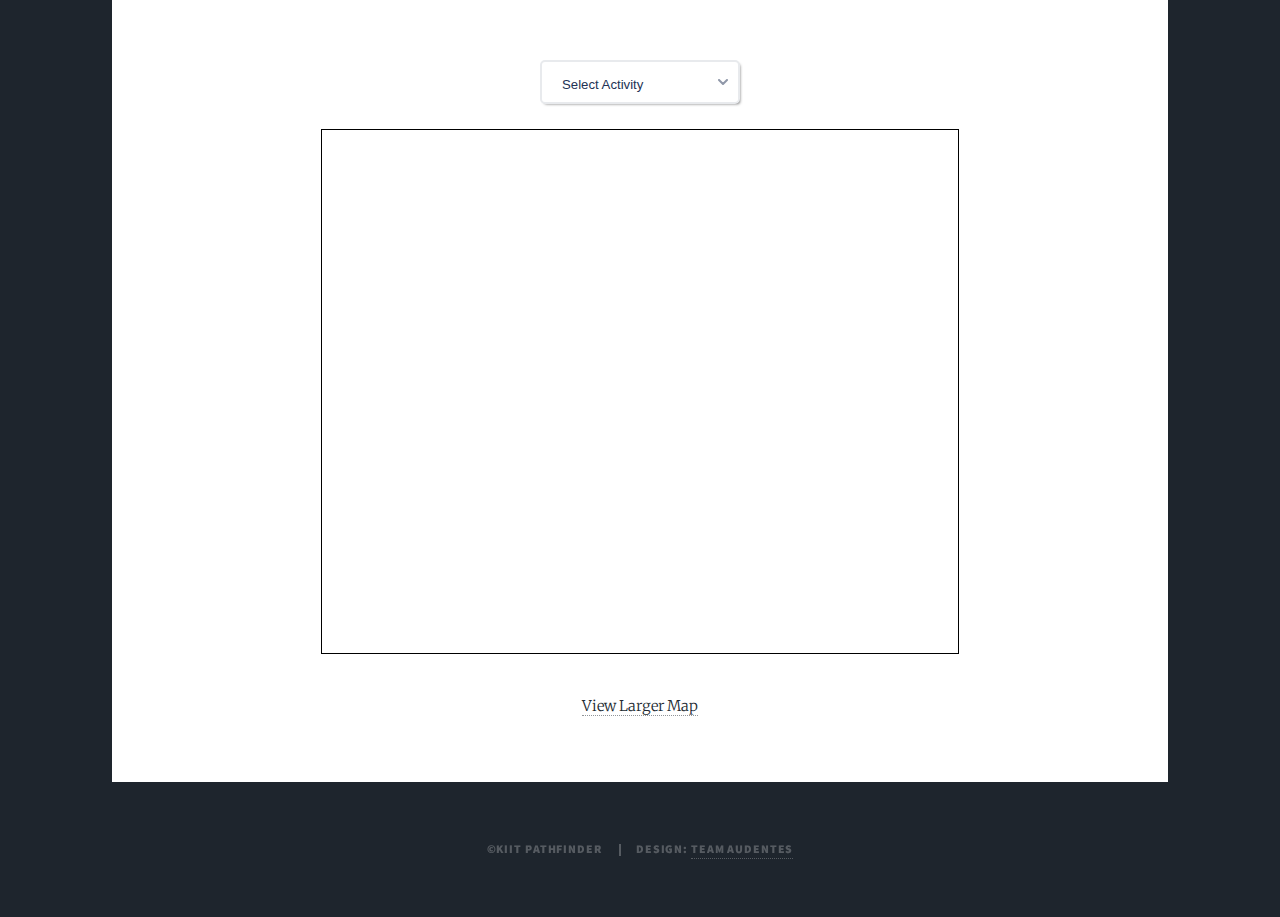
<file: location.html>
<!DOCTYPE HTML>
<!--
	Massively by HTML5 UP
	html5up.net | @ajlkn
	Free for personal and commercial use under the CCA 3.0 license (html5up.net/license)
-->
<html>

<head>
	<title>KIIT Pathfinder | Locations</title>
	<meta charset="utf-8" />
	<meta name="viewport" content="width=device-width, initial-scale=1, user-scalable=no" />
	<link rel="stylesheet" href="assets/css/main.css" />
	<link rel="stylesheet" href="assets/css/location.css" />
	<noscript>
		<link rel="stylesheet" href="assets/css/noscript.css" />
	</noscript>
</head>

<body class="is-preload">

	<!-- Wrapper -->
	<div id="wrapper">

		<!-- Header -->
		<header id="header">
			<a href="index.html" class="logo">Home</a>
		</header>

		<!-- Nav -->
		<nav id="nav">
			<ul class="links">
				<li><a href="index.html">Home</a></li>
				<li class="active"><a href="location.html">Location</a></li>
				<li><a href="location.html">Bus Routes & Shuttle Services</a></li>
				<li><a href="event.html">Events</a></li>
				<li><a href="community.html">Community</a></li>
			</ul>
			<!-- <ul class="icons">
							<li><a href="#" class="icon brands fa-twitter"><span class="label">Twitter</span></a></li>
							<li><a href="#" class="icon brands fa-facebook-f"><span class="label">Facebook</span></a></li>
							<li><a href="#" class="icon brands fa-instagram"><span class="label">Instagram</span></a></li>
							<li><a href="#" class="icon brands fa-github"><span class="label">GitHub</span></a></li>
						</ul> -->
		</nav>

		<!-- Main -->
		<div id="main">

			<!-- Post -->
			<section class="post">
				<header class="major">
					<span class="date">Campus</span>
					<h1>Select Campus<br />
					</h1>
					<p>KIIT has over 20 Campuses. Choose the one you want the location and details of from the below
						dropdown.</p>
				</header>
				<div class="image main"><img src="images/KIIT-University-Campus-KSOM.jpg" alt="" /></div>
				<div class="dropdown">
					<label class="select" for="campusList">
						<select id="campusList" onchange="getOption(this)" required="required">
							<option value="" disabled="disabled" selected="selected">Select Campus</option>
							<option value="Campus3">Campus 3</option>
							<option value="Campus6">Campus 6</option>
							<option value="Campus7">Campus 7</option>
							<option value="Campus12">Campus 12</option>
							<option value="Campus15">Campus 15</option>
						</select>
						<svg>
							<use xlink:href="#select-arrow-down"></use>
						</svg>
					</label>
					<!-- SVG Sprites-->
					<svg class="sprites">
						<symbol id="select-arrow-down" viewbox="0 0 10 6">
							<polyline points="1 1 5 5 9 1"></polyline>
						</symbol>
					</svg>
					<div class="campusMap">
						<iframe class="campusMapIframe" width="425" height="350" frameborder="0" scrolling="no"
							marginheight="0" marginwidth="0"
							src="https://www.openstreetmap.org/export/embed.html?bbox=85.81371545791626%2C20.35035072425122%2C85.82101106643677%2C20.355521057111634&amp;layer=cyclemap&amp;marker=20.35293591231628%2C85.81736326217651"
							style="border: 1px solid black"></iframe><br /><small><a class="campusMapA"
								href="https://www.openstreetmap.org/?mlat=20.35294&amp;mlon=85.81736#map=17/20.35294/85.81736&amp;layers=C">View
								Larger Map</a></small>
					</div>
				</div>
			</section>
			<section class="post">
				<header class="major">
					<span class="date">Hostels</span>
					<h1>Select Hostel<br />
					</h1>
					<p>Find the location of your hostel from the below dropdown</p>
				</header>
				<div class="image main"><img src="images/kiit-hostel.png" alt="" /></div>
				<div class="dropdown">
					<label class="select" for="hostelList">
						<select id="hostelList" onchange="getOption(this)" required="required">
							<option value="" disabled="disabled" selected="selected">Select Hostel</option>
							<option value="KP1"> KP 1</option>
							<option value="KP4"> KP 4</option>
							<option value="KP15"> KP 15</option>
							<option value="QC1"> QC 1</option>
							<option value="QC4"> QC 4</option>
						</select>
						<svg>
							<use xlink:href="#select-arrow-down"></use>
						</svg>
					</label>
					<div class="hostelMap">
						<iframe class="hostelMapIframe" width="425" height="350" frameborder="0" scrolling="no"
							marginheight="0" marginwidth="0"
							src="https://www.openstreetmap.org/export/embed.html?bbox=85.81371545791626%2C20.35035072425122%2C85.82101106643677%2C20.355521057111634&amp;layer=cyclemap&amp;marker=20.35293591231628%2C85.81736326217651"
							style="border: 1px solid black"></iframe><br /><small><a class="hostelMapA"
								href="https://www.openstreetmap.org/?mlat=20.35294&amp;mlon=85.81736#map=17/20.35294/85.81736&amp;layers=C">View
								Larger Map</a></small>
					</div>
				</div>
			</section>
			<section class="post">
				<header class="major">
					<span class="date">Sports & Recreational Areas</span>
					<h1>Select Your Activity<br />
					</h1>
					<p>Choose an activity from the plethora of things to do in KIIT</p>
				</header>
				<div class="image main"><img src="images/KIIT-Fest-2019-Inaguration-Day-1-4.jpg" alt="" /></div>
				<div class="dropdown">
					<label class="select" for="activityList">
						<select id="activityList" onchange="getOption(this)" required="required">
							<option value="" disabled="disabled" selected="selected">Select Activity</option>
							<option value="KSAC"> KSAC</option>
							<option value="RoseGarden"> Rose Garden</option>
							<option value="FoodCourt7"> Food Court 7</option>
							<option value="ScuplturePark"> Scuplture Park</option>
							<option value="KIITAmpitheatre"> KIIT Ampitheatre 1</option>
						</select>
						<svg>
							<use xlink:href="#select-arrow-down"></use>
						</svg>
					</label>
					<div class="activityMap">
						<iframe class="activityMapIframe" width="425" height="350" frameborder="0" scrolling="no"
							marginheight="0" marginwidth="0"
							src="https://www.openstreetmap.org/export/embed.html?bbox=85.81371545791626%2C20.35035072425122%2C85.82101106643677%2C20.355521057111634&amp;layer=cyclemap&amp;marker=20.35293591231628%2C85.81736326217651"
							style="border: 1px solid black"></iframe><br /><small><a class="activityMapA"
								href="https://www.openstreetmap.org/?mlat=20.35294&amp;mlon=85.81736#map=17/20.35294/85.81736&amp;layers=C">View
								Larger Map</a></small>
					</div>
				</div>
			</section>

		</div>

		<!-- Footer -->
		<!-- <footer id="footer">
						<section>
							<form method="post" action="#">
								<div class="fields">
									<div class="field">
										<label for="name">Name</label>
										<input type="text" name="name" id="name" />
									</div>
									<div class="field">
										<label for="email">Email</label>
										<input type="text" name="email" id="email" />
									</div>
									<div class="field">
										<label for="message">Message</label>
										<textarea name="message" id="message" rows="3"></textarea>
									</div>
								</div>
								<ul class="actions">
									<li><input type="submit" value="Send Message" /></li>
								</ul>
							</form>
						</section>
						<section class="split contact">
							<section class="alt">
								<h3>Address</h3>
								<p>1234 Somewhere Road #87257<br />
								Nashville, TN 00000-0000</p>
							</section>
							<section>
								<h3>Phone</h3>
								<p><a href="#">(000) 000-0000</a></p>
							</section>
							<section>
								<h3>Email</h3>
								<p><a href="#">info@untitled.tld</a></p>
							</section>
							<section>
								<h3>Social</h3>
								<ul class="icons alt">
									<li><a href="#" class="icon brands alt fa-twitter"><span class="label">Twitter</span></a></li>
									<li><a href="#" class="icon brands alt fa-facebook-f"><span class="label">Facebook</span></a></li>
									<li><a href="#" class="icon brands alt fa-instagram"><span class="label">Instagram</span></a></li>
									<li><a href="#" class="icon brands alt fa-github"><span class="label">GitHub</span></a></li>
								</ul>
							</section>
						</section>
					</footer> -->

		<!-- Copyright -->
		<div id="copyright">
			<ul>
				<li>&copy;KIIT Pathfinder</li>
				<li>Design: <a href="https://github.com/wasda-exe/KIIT-Pathfinder" target="_blank">Team Audentes</a>
				</li>
			</ul>
		</div>

	</div>

	<!-- Scripts -->
	<script src="assets/js/jquery.min.js"></script>
	<script src="assets/js/jquery.scrollex.min.js"></script>
	<script src="assets/js/jquery.scrolly.min.js"></script>
	<script src="assets/js/browser.min.js"></script>
	<script src="assets/js/breakpoints.min.js"></script>
	<script src="assets/js/util.js"></script>
	<script src="assets/js/main.js"></script>
	<script src="assets/js/location.js"></script>

</body>

</html>
</file>
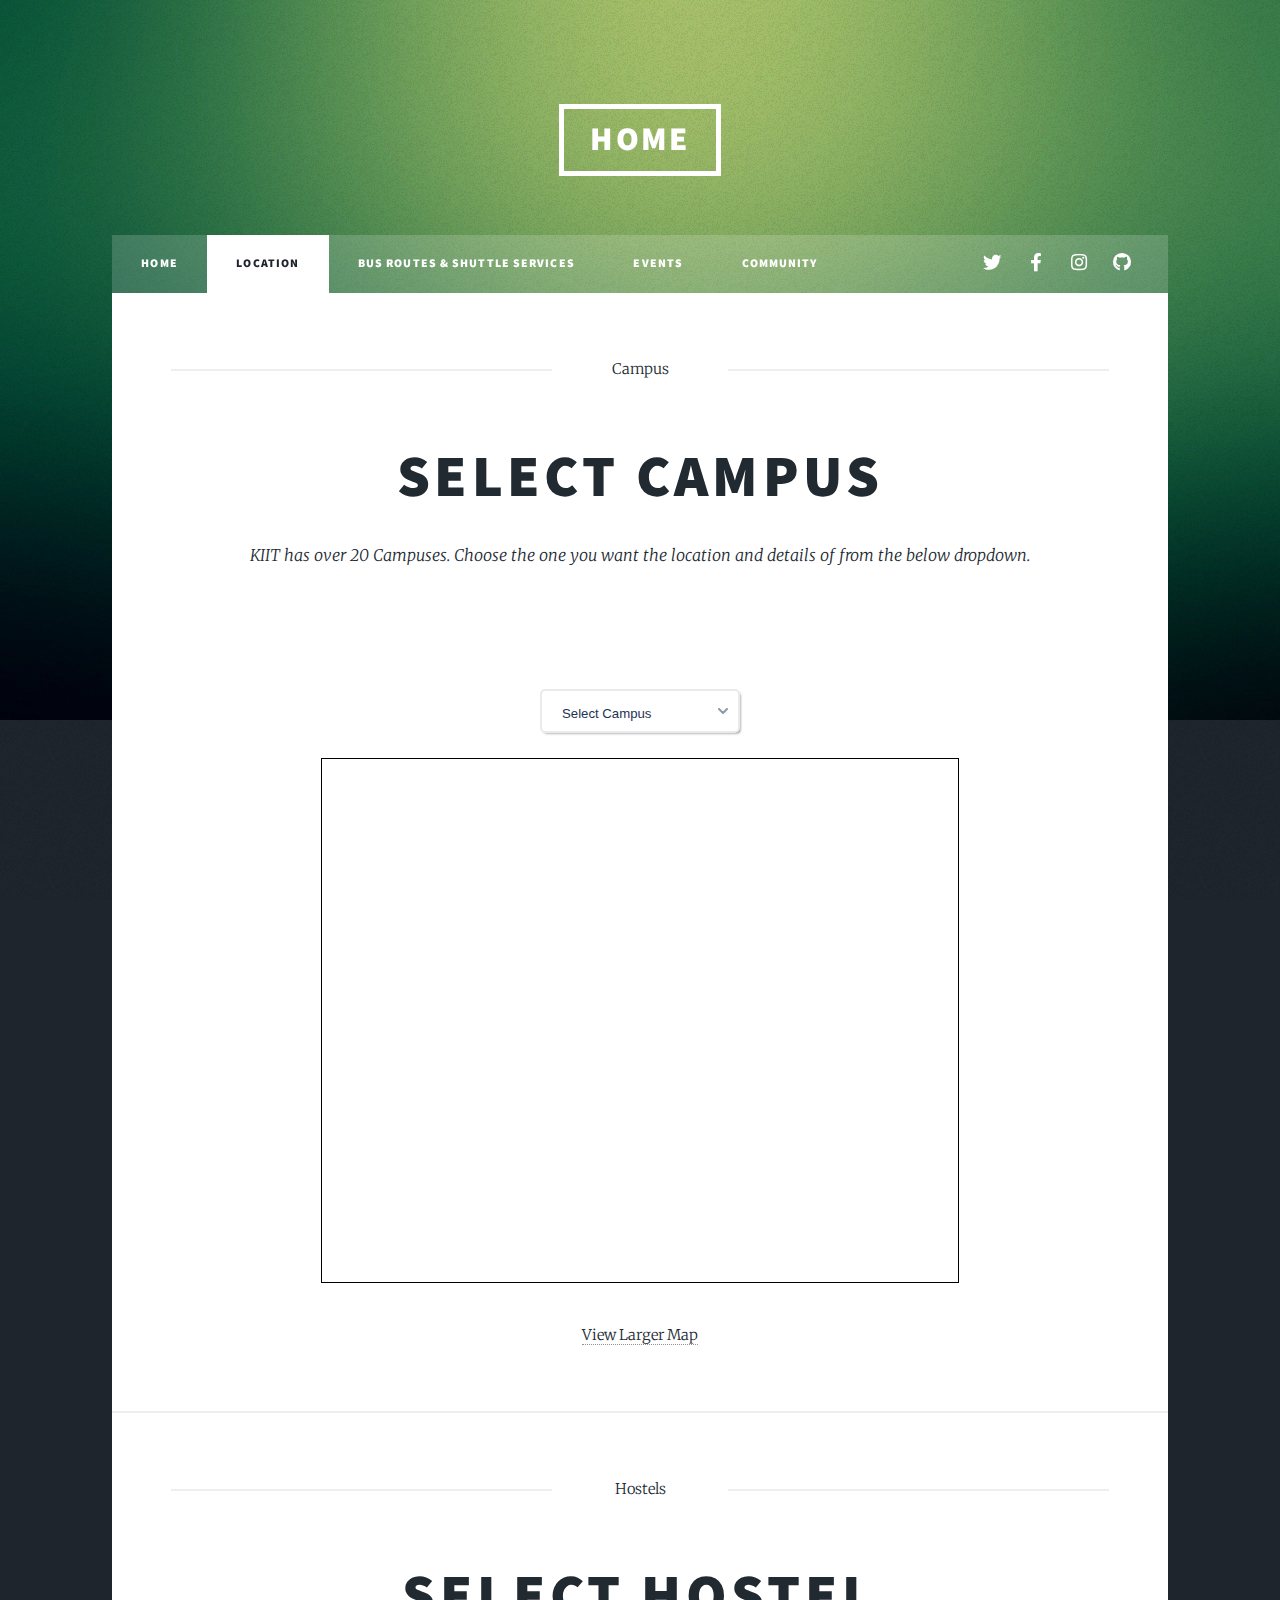
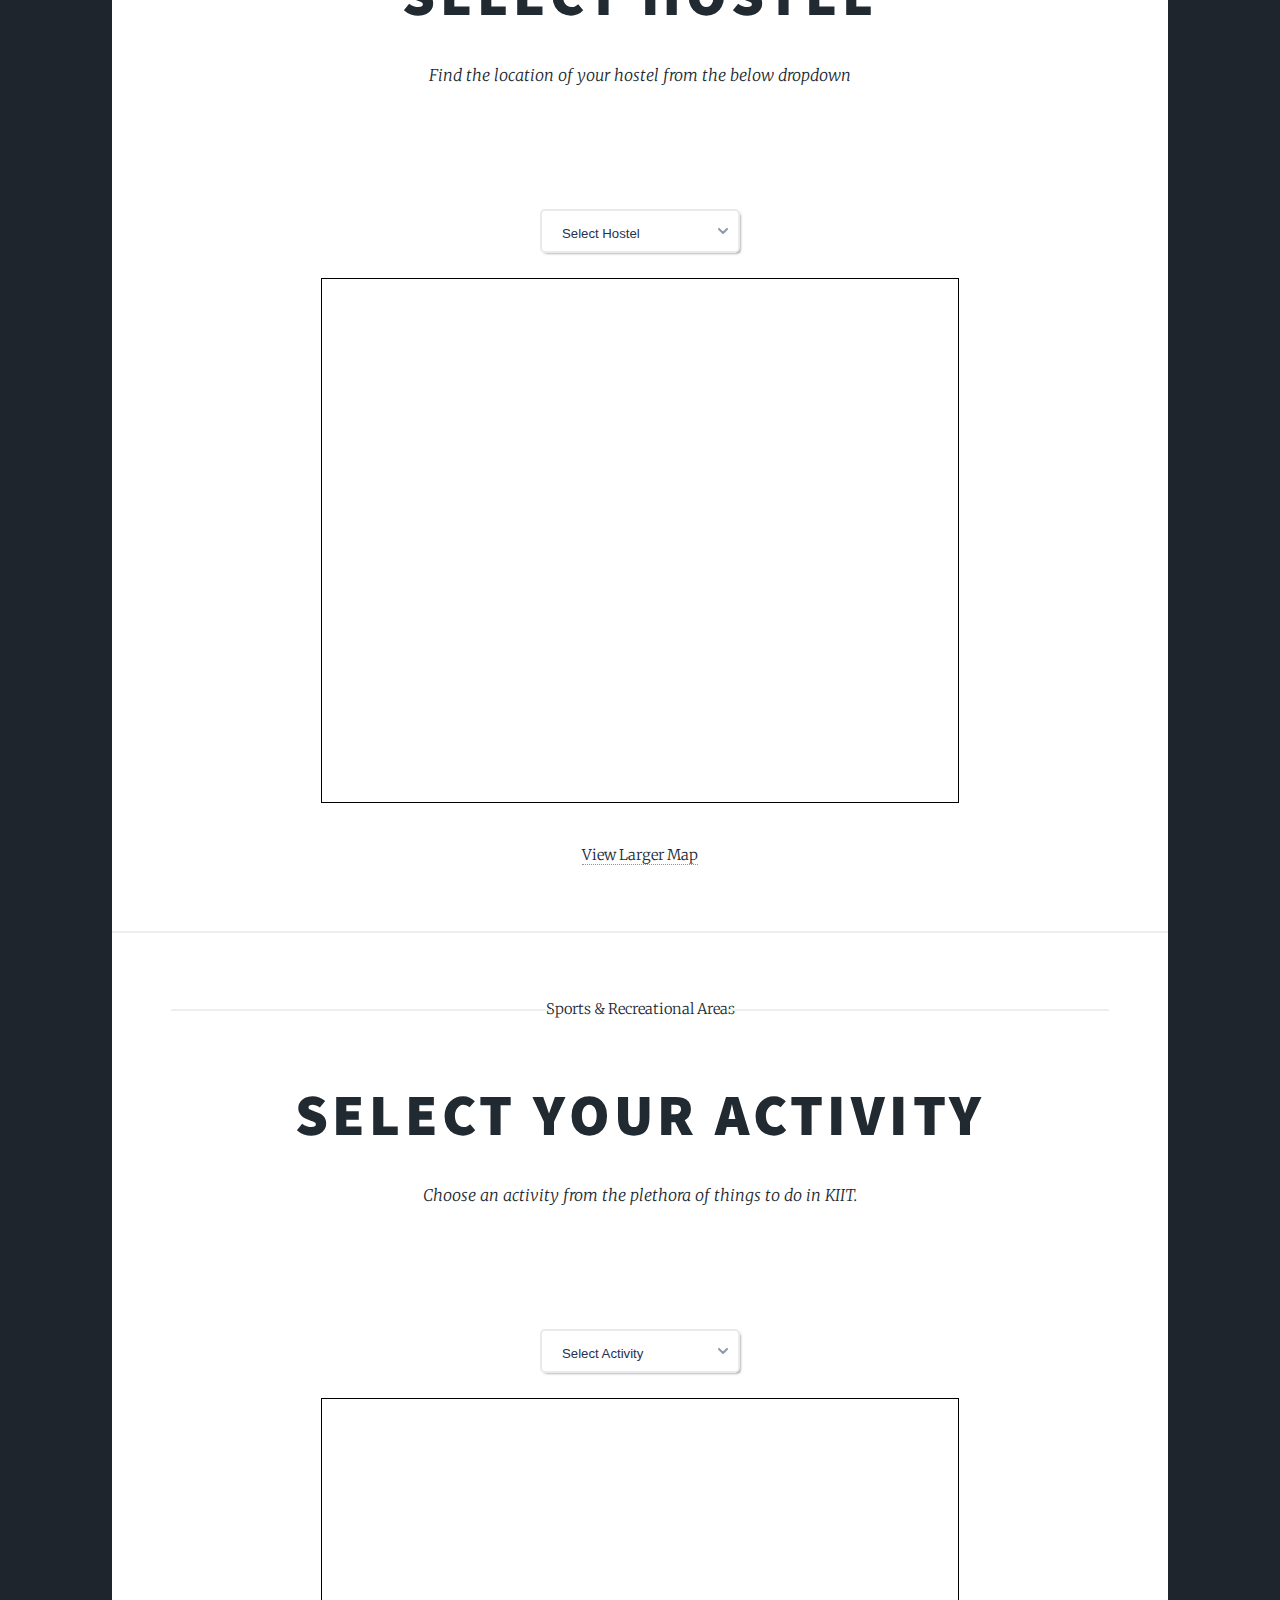
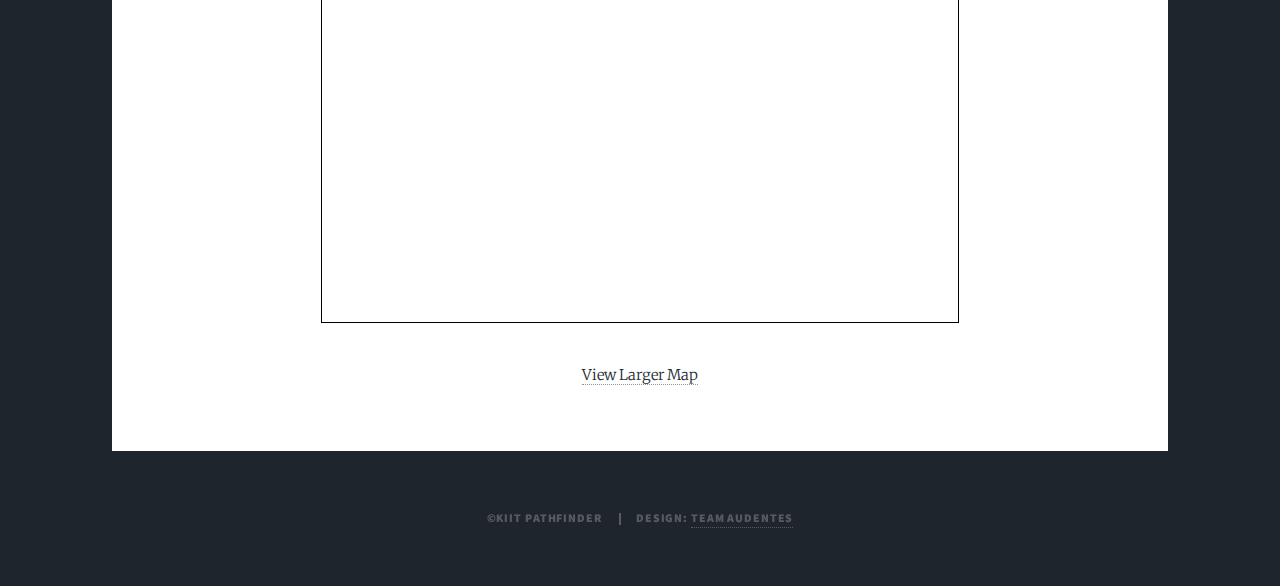
<file: locations.html>
<!DOCTYPE HTML>
<!--
	Massively by HTML5 UP
	html5up.net | @ajlkn
	Free for personal and commercial use under the CCA 3.0 license (html5up.net/license)
-->
<html>

<head>
	<title>KIIT Pathfinder | Locations</title>
	<meta charset="utf-8" />
	<meta name="viewport" content="width=device-width, initial-scale=1, user-scalable=no" />
	<link rel="stylesheet" href="assets/css/main.css" />
	<link rel="stylesheet" href="assets/css/location.css" />
	<noscript>
		<link rel="stylesheet" href="assets/css/noscript.css" />
	</noscript>
</head>

<body class="is-preload">

	<!-- Wrapper -->
	<div id="wrapper">

		<!-- Header -->
		<header id="header">
			<a href="index.html" class="logo">Home</a>
		</header>

		<!-- Nav -->
		<nav id="nav">
			<ul class="links">
				<li><a href="index.html">Home</a></li>
				<li class="active"><a href="locations.html">Location</a></li>
				<li><a href="location.html">Bus Routes & Shuttle Services</a></li>
				<li><a href="events.html">Events</a></li>
				<li><a href="community.html">Community</a></li>
			</ul>
			<ul class="icons">
				<li><a href="#" class="icon brands fa-twitter"><span class="label">Twitter</span></a></li>
				<li><a href="#" class="icon brands fa-facebook-f"><span class="label">Facebook</span></a></li>
				<li><a href="#" class="icon brands fa-instagram"><span class="label">Instagram</span></a></li>
				<li><a href="https://github.com/rajobrata2003/devsprint22_audentes" target="_blank"
						class="icon brands fa-github"><span class="label">GitHub</span></a></li>
			</ul>
		</nav>

		<!-- Main -->
		<div id="main">

			<!-- Post -->
			<section class="post">
				<header class="major">
					<span class="date">Campus</span>
					<h1>Select Campus<br />
					</h1>
					<p>KIIT has over 20 Campuses. Choose the one you want the location and details of from the below
						dropdown.</p>
				</header>
				<div class="image-description image-description--campus">
					<!-- <div class="image main"> -->
					<div class="image-description__image">
						<img alt="" />
					</div>
					<div class="description">
						<p class="des"></p>
						<p class="add"></p>
					</div>
				</div>
				<div class="dropdown">
					<label class="select" for="campusList">
						<select id="campusList" onchange="getOption(this)" required="required">
							<option value="" disabled="disabled" selected="selected">Select Campus</option>
							<option value="Campus3">Campus 3</option>
							<option value="Campus6">Campus 6</option>
							<option value="Campus7">Campus 7</option>
							<option value="Campus12">Campus 12</option>
							<option value="Campus15">Campus 15</option>
						</select>
						<svg>
							<use xlink:href="#select-arrow-down"></use>
						</svg>
					</label>
					<!-- SVG Sprites-->
					<svg class="sprites">
						<symbol id="select-arrow-down" viewbox="0 0 10 6">
							<polyline points="1 1 5 5 9 1"></polyline>
						</symbol>
					</svg>
					<div class="campusMap">
						<!-- <iframe class="campusMapIframe" width="425" height="350" frameborder="0" scrolling="no"
							marginheight="0" marginwidth="0"
							src="https://www.openstreetmap.org/export/embed.html?bbox=85.81371545791626%2C20.35035072425122%2C85.82101106643677%2C20.355521057111634&amp;layer=cyclemap&amp;marker=20.35293591231628%2C85.81736326217651"
							style="border: 1px solid black"></iframe><br /><small><a class="campusMapA"
								href="https://www.openstreetmap.org/?mlat=20.35294&amp;mlon=85.81736#map=17/20.35294/85.81736&amp;layers=C">View
								Larger Map</a></small> -->
						<iframe class="campusMapIframe" width="850" height="700" frameborder="0" scrolling="no"
							marginheight="0" marginwidth="0"
							src="https://www.openstreetmap.org/export/embed.html?bbox=85.81371545791626%2C20.35035072425122%2C85.82101106643677%2C20.355521057111634&amp;layer=cyclemap&amp;marker=20.35293591231628%2C85.81736326217651"
							style="border: 1px solid black"></iframe><br /><small><a class="campusMapA"
								href="https://www.openstreetmap.org/?mlat=20.35294&amp;mlon=85.81736#map=17/20.35294/85.81736&amp;layers=C">View
								Larger Map</a></small>
					</div>
				</div>
			</section>
			<section class="post">
				<header class="major">
					<span class="date">Hostels</span>
					<h1>Select Hostel<br />
					</h1>
					<p>Find the location of your hostel from the below dropdown</p>
				</header>
				<div class="image-description image-description--hostel">
					<!-- <div class="image main"> -->
					<div class="image-description__image">
						<img alt="" />
					</div>
					<div class="description">
						<p class="des"></p>
						<p class="add"></p>
					</div>
				</div>
				<div class="dropdown">
					<label class="select" for="hostelList">
						<select id="hostelList" onchange="getOption(this)" required="required">
							<option value="" disabled="disabled" selected="selected">Select Hostel</option>
							<option value="KP1"> KP 1</option>
							<option value="KP4"> KP 4</option>
							<option value="KP15"> KP 15</option>
							<option value="QC1"> QC 1</option>
							<option value="QC4"> QC 4</option>
						</select>
						<svg>
							<use xlink:href="#select-arrow-down"></use>
						</svg>
					</label>
					<div class="hostelMap">
						<iframe class="hostelMapIframe" width="425" height="350" frameborder="0" scrolling="no"
							marginheight="0" marginwidth="0"
							src="https://www.openstreetmap.org/export/embed.html?bbox=85.81371545791626%2C20.35035072425122%2C85.82101106643677%2C20.355521057111634&amp;layer=cyclemap&amp;marker=20.35293591231628%2C85.81736326217651"
							style="border: 1px solid black"></iframe><br /><small><a class="hostelMapA"
								href="https://www.openstreetmap.org/?mlat=20.35294&amp;mlon=85.81736#map=17/20.35294/85.81736&amp;layers=C">View
								Larger Map</a></small>
					</div>
				</div>
			</section>
			<section class="post">
				<header class="major">
					<span class="date">Sports & Recreational Areas</span>
					<h1>Select Your Activity<br />
					</h1>
					<p>Choose an activity from the plethora of things to do in KIIT.</p>
				</header>
				<div class="image-description image-description--activity">
					<!-- <div class="image main"> -->
					<div class="image-description__image">
						<img alt="" />
					</div>
					<div class="description">
						<p class="des"></p>
						<p class="add"></p>
					</div>
				</div>
				<div class="dropdown">
					<label class="select" for="activityList">
						<select id="activityList" onchange="getOption(this)" required="required">
							<option value="" disabled="disabled" selected="selected">Select Activity</option>
							<option value="KSAC"> KSAC</option>
							<option value="RoseGarden"> Rose Garden</option>
							<option value="FoodCourt7"> Food Court 7</option>
							<option value="ScuplturePark"> Scuplture Park</option>
							<option value="KIITAmpitheatre"> KIIT Ampitheatre 1</option>
						</select>
						<svg>
							<use xlink:href="#select-arrow-down"></use>
						</svg>
					</label>
					<div class="activityMap">
						<iframe class="activityMapIframe" width="425" height="350" frameborder="0" scrolling="no"
							marginheight="0" marginwidth="0"
							src="https://www.openstreetmap.org/export/embed.html?bbox=85.81371545791626%2C20.35035072425122%2C85.82101106643677%2C20.355521057111634&amp;layer=cyclemap&amp;marker=20.35293591231628%2C85.81736326217651"
							style="border: 1px solid black"></iframe><br /><small><a class="activityMapA"
								href="https://www.openstreetmap.org/?mlat=20.35294&amp;mlon=85.81736#map=17/20.35294/85.81736&amp;layers=C">View
								Larger Map</a></small>
					</div>
				</div>
			</section>

		</div>

		<!-- Footer -->
		<!-- <footer id="footer">
						<section>
							<form method="post" action="#">
								<div class="fields">
									<div class="field">
										<label for="name">Name</label>
										<input type="text" name="name" id="name" />
									</div>
									<div class="field">
										<label for="email">Email</label>
										<input type="text" name="email" id="email" />
									</div>
									<div class="field">
										<label for="message">Message</label>
										<textarea name="message" id="message" rows="3"></textarea>
									</div>
								</div>
								<ul class="actions">
									<li><input type="submit" value="Send Message" /></li>
								</ul>
							</form>
						</section>
						<section class="split contact">
							<section class="alt">
								<h3>Address</h3>
								<p>1234 Somewhere Road #87257<br />
								Nashville, TN 00000-0000</p>
							</section>
							<section>
								<h3>Phone</h3>
								<p><a href="#">(000) 000-0000</a></p>
							</section>
							<section>
								<h3>Email</h3>
								<p><a href="#">info@untitled.tld</a></p>
							</section>
							<section>
								<h3>Social</h3>
								<ul class="icons alt">
									<li><a href="#" class="icon brands alt fa-twitter"><span class="label">Twitter</span></a></li>
									<li><a href="#" class="icon brands alt fa-facebook-f"><span class="label">Facebook</span></a></li>
									<li><a href="#" class="icon brands alt fa-instagram"><span class="label">Instagram</span></a></li>
									<li><a href="#" class="icon brands alt fa-github"><span class="label">GitHub</span></a></li>
								</ul>
							</section>
						</section>
					</footer> -->

		<!-- Copyright -->
		<div id="copyright">
			<ul>
				<li>&copy;KIIT Pathfinder</li>
				<li>Design: <a href="https://github.com/rajobrata2003/devsprint22_audentes" target="_blank">Team
						Audentes</a>
				</li>
			</ul>
		</div>

	</div>

	<!-- Scripts -->
	<script src="assets/js/jquery.min.js"></script>
	<script src="assets/js/jquery.scrollex.min.js"></script>
	<script src="assets/js/jquery.scrolly.min.js"></script>
	<script src="assets/js/browser.min.js"></script>
	<script src="assets/js/breakpoints.min.js"></script>
	<script src="assets/js/util.js"></script>
	<script src="assets/js/main.js"></script>
	<script src="assets/js/location.js"></script>

</body>

</html>
</file>
<file: assets/css/location.css>
html{
    --clr-primary-700 : #2a9d0d;
    text-align: center;
}


    
.dropdown {  
    display: inline-block;  
    position: relative;
    /* gap: 4rem; */
    /* margin: 0 auto; */
}

.select {
    position: relative;
    /* min-width: 200px; */
    width: 200px;
    margin: 0 auto 25px auto;
}
.select svg {
    position: absolute;
    right: 12px;
    top: calc(50% - 3px);
    width: 10px;
    height: 6px;
    stroke-width: 2px;
    stroke: #9098a9;
    fill: none;
    stroke-linecap: round;
    stroke-linejoin: round;
    pointer-events: none;
}
.select select {
    appearance: none;
    padding: 7px 50px 10px 20px;
    width: 100%;
    border: 2px solid #e8eaed;
    border-radius: 5px;
    background: #fff;
    box-shadow: 2px 2px 3px -2px #00000091;
    cursor: pointer;
    font-family:'Segoe UI', Tahoma, Geneva, Verdana, sans-serif;
    font-size: 0.90rem;
    font-weight: 400;
    transition: all 150ms ease;
}
.select select:required:invalid {
    /* color: var(--clr-primary-700); */
    color:#223254;
}
.select select:required:invalid:hover {
    color: var(--clr-primary-700);
    color: #217f0a;
}
.select select option {
    color: #223254;
}
.select select option[value=""][disabled] {
    display: none;
}
.select select:hover {
    outline: none;
    color: var(--clr-primary-700);
    border-color: var(--clr-primary-700);
    box-shadow: 0 8px 15px 2px rgba(42,157,13,0.2);
}
.select select:hover + svg {
    stroke: var(--clr-primary-700);
}
.sprites {
    position: absolute;
    width: 0;
    height: 0;
    pointer-events: none;
    user-select: none;
}
.image-description{
    display: flex;
    flex-direction: column;
    align-items: center;
    /* gap: 40rem; */
}
.image-description__image{
    /* align-self: center; */
    display: flex;
    justify-content: center;
    align-items: center;
    /* min-width: 500px; */
}
/* .image-description__image img{
    min-width:fit-content;
} */
/* .image-description__image img{
    margin-top: 1rem;
} */
.image-description p{
    margin: 1rem;
}
/* .image-description div{
    align-self: center;
    display: flex;
    align-items: center;
} */
/* .image-description img{
    align-self: center;
    padding-top: 1rem;
    padding-bottom: 1rem;
} */
.image-description > * + *{
    margin-top: 3rem;
    /* margin-top: 3rem; */
}
/* .image-description > *{
    min-width: 300px;
} */
@media(min-width:733px)
{
    .image-description{
        flex-direction: row;
    }
    .image-description > * + *{
        margin-top: 0;
        margin-left: 3rem;
    }
}
/* .desc p{
    margin-top: 2rem;
} */
.add{
    /* margin-bottom: 0; */
    margin: 0;
}
/* .image-description img{
    width: 40vw;
    height: 22.5vw;
} */
.description{
    width: 40vw;
    font-size: 0.75rem;
}
.dropdown{
    margin-top: 3rem;
}
.campusMap, .hostelMap, .activityMap{
    display: flex;
    flex-direction: column;
    justify-content: center;
    align-items: center;
    overflow: hidden;
}
.campusMap iframe, .hostelMap iframe, .activityMap iframe{
    width: 212.5px;
    height: 175px;
}
@media (min-width: 525px) {
    .image-description > *{
        min-width: auto;
    }
    /* .image-description__image{
        width:
    } */
    .campusMap iframe, .hostelMap iframe, .activityMap iframe{
        width: 425px;
        height: 350px;
    }
}
@media (min-width: 875px)
{
    /* .campusMap, .hostelMap, .activityMap{
    } */
    .campusMap iframe, .hostelMap iframe, .activityMap iframe{
        width: 637.5px;
        height: 525px;
    }
}
/* .description{
    width: 10%;
} */
/* .campusMap{
    display: block;
} */
/* width: 1000px;
height: 350px; */
/* .campusMap--transparent{
    max-height:0;
    height:0;
    opacity: 0;
    overflow: hidden;
    transition: height 2s;
}
.campusMap--opaque{
    max-height: 100%;
    height:100%;
    opacity: 100%;
    transition: height 2s;
} */

/* .campusMap{
    
} */
</file>
<file: assets/css/main.css>
@import url(fontawesome-all.min.css);
@import url("https://fonts.googleapis.com/css?family=Merriweather:300,700,300italic,700italic|Source+Sans+Pro:900");

/*
	Massively by HTML5 UP
	html5up.net | @ajlkn
	Free for personal and commercial use under the CCA 3.0 license (html5up.net/license)
*/

html, body, div, span, applet, object,
iframe, h1, h2, h3, h4, h5, h6, p, blockquote,
pre, a, abbr, acronym, address, big, cite,
code, del, dfn, em, img, ins, kbd, q, s, samp,
small, strike, strong, sub, sup, tt, var, b,
u, i, center, dl, dt, dd, ol, ul, li, fieldset,
form, label, legend, table, caption, tbody,
tfoot, thead, tr, th, td, article, aside,
canvas, details, embed, figure, figcaption,
footer, header, hgroup, menu, nav, output, ruby,
section, summary, time, mark, audio, video {
	margin: 0;
	padding: 0;
	border: 0;
	font-size: 100%;
	font: inherit;
	vertical-align: baseline;
	--clr-primary-700: rgb(46, 199, 104);
}

article, aside, details, figcaption, figure,
footer, header, hgroup, menu, nav, section {
	display: block;}

body {
	line-height: 1;
}

ol, ul {
	list-style: none;
}

blockquote, q {
	quotes: none;
}

	blockquote:before, blockquote:after, q:before, q:after {
		content: '';
		content: none;
	}

table {
	border-collapse: collapse;
	border-spacing: 0;
}

body {
	-webkit-text-size-adjust: none;
}

mark {
	background-color: transparent;
	color: inherit;
}

input::-moz-focus-inner {
	border: 0;
	padding: 0;
}

input, select, textarea {
	-moz-appearance: none;
	-webkit-appearance: none;
	-ms-appearance: none;
	appearance: none;
}


.userinfo{
	display: flex;
	align-items: center;
}
.usernames{
	display:inline-block;
	/* margin:20px; */
	margin-right: 15px;
	margin-top: 20px;
}

.usercaptions
{
	padding-left: 2%;
	margin-bottom: 10px;
	/* margin-top: 1px; */
}


.usericons
{
	display: inline-block;
	height: 4vw;
    width: 4vw;
	/* margin:20px; */
	margin-top: 20px;
	margin-left: 20px;
	margin-right: 10px;
	margin-bottom: 10px;
    background-image: url("../../images/community_user.jpeg");
    background-position: center;
    background-size: contain;
	border-radius: 45%;
    /* clip-path: circle(50%); */
	/* box-shadow: 0 4px 8px 0 rgba(0, 0, 0, 0.2), 0 6px 20px 0 rgba(0, 0, 0, 0.19); */
}
.social
{
	width:80w;
	/* height:50vw; */
	margin: auto;
	background-color: #ffffff;
	/* border: 1px solid rgb(0, 0, 0); */
	/* border-radius: 2.5%; */
	box-shadow: 0 3.5px 6px -6px rgba(0, 0, 0, 0.427),0 -3.5px 6px -6px rgba(0, 0, 0, 0.427), -3.5px 0 6px -6px rgba(0, 0, 0, 0.427), 3.5px 0 6px -6px rgba(0, 0, 0, 0.427)
}
.social p{
	margin-left: 5px;
}
.social img{
	display: block;
  	margin-left: auto;
  	margin-right: auto;
	width: 100%;
	/* border-radius: 2%; */
}





/* Basic */

	@-ms-viewport {
		width: device-width;
	}

	body {
		-ms-overflow-style: scrollbar;
	}

	@media screen and (max-width: 480px) {

		html, body {
			min-width: 320px;
		}

	}

	html {
		box-sizing: border-box;
	}

	*, *:before, *:after {
		box-sizing: inherit;
	}

	body {
		background-color: #1e252d;
	}

		body.is-preload *, body.is-preload *:before, body.is-preload *:after {
			-moz-animation: none !important;
			-webkit-animation: none !important;
			-ms-animation: none !important;
			animation: none !important;
			-moz-transition: none !important;
			-webkit-transition: none !important;
			-ms-transition: none !important;
			transition: none !important;
		}

/* Type */

	html {
		font-size: 16pt;
	}

		@media screen and (max-width: 1680px) {

			html {
				font-size: 12pt;
			}

		}

		@media screen and (max-width: 1280px) {

			html {
				font-size: 11pt;
			}

		}

		@media screen and (max-width: 360px) {

			html {
				font-size: 10pt;
			}

		}

	body {
		color: #212931;
	}

	body, input, select, textarea {
		font-family: "Merriweather", Georgia, serif;
		font-weight: 300;
		font-size: 1rem;
		line-height: 2.375;
	}

	a {
		-moz-transition: color 0.2s ease-in-out, background-color 0.2s ease-in-out, border-color 0.2s ease-in-out, box-shadow 0.2s ease-in-out;
		-webkit-transition: color 0.2s ease-in-out, background-color 0.2s ease-in-out, border-color 0.2s ease-in-out, box-shadow 0.2s ease-in-out;
		-ms-transition: color 0.2s ease-in-out, background-color 0.2s ease-in-out, border-color 0.2s ease-in-out, box-shadow 0.2s ease-in-out;
		transition: color 0.2s ease-in-out, background-color 0.2s ease-in-out, border-color 0.2s ease-in-out, box-shadow 0.2s ease-in-out;
		border-bottom: dotted 1px;
		text-decoration: none;
	}

		a:hover {
			border-bottom-color: transparent;
		}

	strong, b {
		font-weight: 600;
	}

	em, i {
		font-style: italic;
	}

	p {
		text-align: justify;
		margin: 0 0 2rem 0;
	}

	h1, h2, h3, h4, h5, h6 {
		font-family: "Source Sans Pro", Helvetica, sans-serif;
		font-weight: 900;
		line-height: 1.5;
		letter-spacing: 0.075em;
		text-transform: uppercase;
		margin: 0 0 1rem 0;
	}

		h1 a, h2 a, h3 a, h4 a, h5 a, h6 a {
			border-bottom: 0;
			color: inherit;
			text-decoration: none;
		}

	h1 {
		font-size: 4rem;
		line-height: 1.1;
		margin: 0 0 2rem 0;
	}

	h2 {
		font-size: 1.75rem;
		line-height: 1.3;
		margin: 0 0 1.5rem 0;
	}

	h3 {
		font-size: 1.25rem;
		margin: 0 0 1.5rem 0;
	}

	h4 {
		font-size: 1rem;
	}

	h5 {
		font-size: 0.9rem;
	}

	h6 {
		font-size: 0.8rem;
	}

	sub {
		font-size: 0.8rem;
		position: relative;
		top: 0.5rem;
	}

	sup {
		font-size: 0.8rem;
		position: relative;
		top: -0.5rem;
	}

	blockquote {
		border-left: solid 4px;
		font-style: italic;
		margin: 0 0 2rem 0;
		padding: 0.5rem 0 0.5rem 2rem;
	}

	code {
		border: solid 2px;
		font-family: "Courier New", monospace;
		font-size: 0.9rem;
		margin: 0 0.25rem;
		padding: 0.25rem 0.65rem;
	}

	pre {
		-webkit-overflow-scrolling: touch;
		font-family: "Courier New", monospace;
		font-size: 0.9rem;
		margin: 0 0 2rem 0;
	}

		pre code {
			display: block;
			line-height: 1.75;
			padding: 1rem 1.5rem;
			overflow-x: auto;
		}

	hr {
		border: 0;
		border-bottom: solid 2px;
		margin: 3rem 0;
	}

		hr.major {
			margin: 5rem 0;
		}

	.align-left {
		text-align: left;
	}

	.align-center {
		text-align: center;
	}

	.align-right {
		text-align: right;
	}

	input, select, textarea {
		color: #212931;
	}

	a {
		color: #212931;
		border-bottom-color: rgba(33, 41, 49, 0.5);
	}

		a:hover {
			border-bottom-color: transparent;
			color: var(--clr-primary-700) !important;
		}

	strong, b {
		color: #212931;
	}

	h1, h2, h3, h4, h5, h6 {
		color: #212931;
	}

	blockquote {
		border-left-color: #eeeeee;
	}

	code {
		background: rgba(220, 220, 220, 0.25);
		border-color: #eeeeee;
	}

	hr {
		border-bottom-color: #eeeeee;
	}

/* Row */

	.row {
		display: flex;
		flex-wrap: wrap;
		box-sizing: border-box;
		align-items: stretch;
	}

		.row > * {
			box-sizing: border-box;
		}

		.row.gtr-uniform > * > :last-child {
			margin-bottom: 0;
		}

		.row.aln-left {
			justify-content: flex-start;
		}

		.row.aln-center {
			justify-content: center;
		}

		.row.aln-right {
			justify-content: flex-end;
		}

		.row.aln-top {
			align-items: flex-start;
		}

		.row.aln-middle {
			align-items: center;
		}

		.row.aln-bottom {
			align-items: flex-end;
		}

		.row > .imp {
			order: -1;
		}

		.row > .col-1 {
			width: 8.33333%;
		}

		.row > .off-1 {
			margin-left: 8.33333%;
		}

		.row > .col-2 {
			width: 16.66667%;
		}

		.row > .off-2 {
			margin-left: 16.66667%;
		}

		.row > .col-3 {
			width: 25%;
		}

		.row > .off-3 {
			margin-left: 25%;
		}

		.row > .col-4 {
			width: 33.33333%;
		}

		.row > .off-4 {
			margin-left: 33.33333%;
		}

		.row > .col-5 {
			width: 41.66667%;
		}

		.row > .off-5 {
			margin-left: 41.66667%;
		}

		.row > .col-6 {
			width: 50%;
		}

		.row > .off-6 {
			margin-left: 50%;
		}

		.row > .col-7 {
			width: 58.33333%;
		}

		.row > .off-7 {
			margin-left: 58.33333%;
		}

		.row > .col-8 {
			width: 66.66667%;
		}

		.row > .off-8 {
			margin-left: 66.66667%;
		}

		.row > .col-9 {
			width: 75%;
		}

		.row > .off-9 {
			margin-left: 75%;
		}

		.row > .col-10 {
			width: 83.33333%;
		}

		.row > .off-10 {
			margin-left: 83.33333%;
		}

		.row > .col-11 {
			width: 91.66667%;
		}

		.row > .off-11 {
			margin-left: 91.66667%;
		}

		.row > .col-12 {
			width: 100%;
		}

		.row > .off-12 {
			margin-left: 100%;
		}

		.row.gtr-0 {
			margin-top: 0;
			margin-left: 0rem;
		}

			.row.gtr-0 > * {
				padding: 0 0 0 0rem;
			}

			.row.gtr-0.gtr-uniform {
				margin-top: 0rem;
			}

				.row.gtr-0.gtr-uniform > * {
					padding-top: 0rem;
				}

		.row.gtr-25 {
			margin-top: 0;
			margin-left: -0.375rem;
		}

			.row.gtr-25 > * {
				padding: 0 0 0 0.375rem;
			}

			.row.gtr-25.gtr-uniform {
				margin-top: -0.375rem;
			}

				.row.gtr-25.gtr-uniform > * {
					padding-top: 0.375rem;
				}

		.row.gtr-50 {
			margin-top: 0;
			margin-left: -0.75rem;
		}

			.row.gtr-50 > * {
				padding: 0 0 0 0.75rem;
			}

			.row.gtr-50.gtr-uniform {
				margin-top: -0.75rem;
			}

				.row.gtr-50.gtr-uniform > * {
					padding-top: 0.75rem;
				}

		.row {
			margin-top: 0;
			margin-left: -1.5rem;
		}

			.row > * {
				padding: 0 0 0 1.5rem;
			}

			.row.gtr-uniform {
				margin-top: -1.5rem;
			}

				.row.gtr-uniform > * {
					padding-top: 1.5rem;
				}

		.row.gtr-150 {
			margin-top: 0;
			margin-left: -2.25rem;
		}

			.row.gtr-150 > * {
				padding: 0 0 0 2.25rem;
			}

			.row.gtr-150.gtr-uniform {
				margin-top: -2.25rem;
			}

				.row.gtr-150.gtr-uniform > * {
					padding-top: 2.25rem;
				}

		.row.gtr-200 {
			margin-top: 0;
			margin-left: -3rem;
		}

			.row.gtr-200 > * {
				padding: 0 0 0 3rem;
			}

			.row.gtr-200.gtr-uniform {
				margin-top: -3rem;
			}

				.row.gtr-200.gtr-uniform > * {
					padding-top: 3rem;
				}

		@media screen and (max-width: 1680px) {

			.row {
				display: flex;
				flex-wrap: wrap;
				box-sizing: border-box;
				align-items: stretch;
			}

				.row > * {
					box-sizing: border-box;
				}

				.row.gtr-uniform > * > :last-child {
					margin-bottom: 0;
				}

				.row.aln-left {
					justify-content: flex-start;
				}

				.row.aln-center {
					justify-content: center;
				}

				.row.aln-right {
					justify-content: flex-end;
				}

				.row.aln-top {
					align-items: flex-start;
				}

				.row.aln-middle {
					align-items: center;
				}

				.row.aln-bottom {
					align-items: flex-end;
				}

				.row > .imp-xlarge {
					order: -1;
				}

				.row > .col-1-xlarge {
					width: 8.33333%;
				}

				.row > .off-1-xlarge {
					margin-left: 8.33333%;
				}

				.row > .col-2-xlarge {
					width: 16.66667%;
				}

				.row > .off-2-xlarge {
					margin-left: 16.66667%;
				}

				.row > .col-3-xlarge {
					width: 25%;
				}

				.row > .off-3-xlarge {
					margin-left: 25%;
				}

				.row > .col-4-xlarge {
					width: 33.33333%;
				}

				.row > .off-4-xlarge {
					margin-left: 33.33333%;
				}

				.row > .col-5-xlarge {
					width: 41.66667%;
				}

				.row > .off-5-xlarge {
					margin-left: 41.66667%;
				}

				.row > .col-6-xlarge {
					width: 50%;
				}

				.row > .off-6-xlarge {
					margin-left: 50%;
				}

				.row > .col-7-xlarge {
					width: 58.33333%;
				}

				.row > .off-7-xlarge {
					margin-left: 58.33333%;
				}

				.row > .col-8-xlarge {
					width: 66.66667%;
				}

				.row > .off-8-xlarge {
					margin-left: 66.66667%;
				}

				.row > .col-9-xlarge {
					width: 75%;
				}

				.row > .off-9-xlarge {
					margin-left: 75%;
				}

				.row > .col-10-xlarge {
					width: 83.33333%;
				}

				.row > .off-10-xlarge {
					margin-left: 83.33333%;
				}

				.row > .col-11-xlarge {
					width: 91.66667%;
				}

				.row > .off-11-xlarge {
					margin-left: 91.66667%;
				}

				.row > .col-12-xlarge {
					width: 100%;
				}

				.row > .off-12-xlarge {
					margin-left: 100%;
				}

				.row.gtr-0 {
					margin-top: 0;
					margin-left: 0rem;
				}

					.row.gtr-0 > * {
						padding: 0 0 0 0rem;
					}

					.row.gtr-0.gtr-uniform {
						margin-top: 0rem;
					}

						.row.gtr-0.gtr-uniform > * {
							padding-top: 0rem;
						}

				.row.gtr-25 {
					margin-top: 0;
					margin-left: -0.375rem;
				}

					.row.gtr-25 > * {
						padding: 0 0 0 0.375rem;
					}

					.row.gtr-25.gtr-uniform {
						margin-top: -0.375rem;
					}

						.row.gtr-25.gtr-uniform > * {
							padding-top: 0.375rem;
						}

				.row.gtr-50 {
					margin-top: 0;
					margin-left: -0.75rem;
				}

					.row.gtr-50 > * {
						padding: 0 0 0 0.75rem;
					}

					.row.gtr-50.gtr-uniform {
						margin-top: -0.75rem;
					}

						.row.gtr-50.gtr-uniform > * {
							padding-top: 0.75rem;
						}

				.row {
					margin-top: 0;
					margin-left: -1.5rem;
				}

					.row > * {
						padding: 0 0 0 1.5rem;
					}

					.row.gtr-uniform {
						margin-top: -1.5rem;
					}

						.row.gtr-uniform > * {
							padding-top: 1.5rem;
						}

				.row.gtr-150 {
					margin-top: 0;
					margin-left: -2.25rem;
				}

					.row.gtr-150 > * {
						padding: 0 0 0 2.25rem;
					}

					.row.gtr-150.gtr-uniform {
						margin-top: -2.25rem;
					}

						.row.gtr-150.gtr-uniform > * {
							padding-top: 2.25rem;
						}

				.row.gtr-200 {
					margin-top: 0;
					margin-left: -3rem;
				}

					.row.gtr-200 > * {
						padding: 0 0 0 3rem;
					}

					.row.gtr-200.gtr-uniform {
						margin-top: -3rem;
					}

						.row.gtr-200.gtr-uniform > * {
							padding-top: 3rem;
						}

		}

		@media screen and (max-width: 1280px) {

			.row {
				display: flex;
				flex-wrap: wrap;
				box-sizing: border-box;
				align-items: stretch;
			}

				.row > * {
					box-sizing: border-box;
				}

				.row.gtr-uniform > * > :last-child {
					margin-bottom: 0;
				}

				.row.aln-left {
					justify-content: flex-start;
				}

				.row.aln-center {
					justify-content: center;
				}

				.row.aln-right {
					justify-content: flex-end;
				}

				.row.aln-top {
					align-items: flex-start;
				}

				.row.aln-middle {
					align-items: center;
				}

				.row.aln-bottom {
					align-items: flex-end;
				}

				.row > .imp-large {
					order: -1;
				}

				.row > .col-1-large {
					width: 8.33333%;
				}

				.row > .off-1-large {
					margin-left: 8.33333%;
				}

				.row > .col-2-large {
					width: 16.66667%;
				}

				.row > .off-2-large {
					margin-left: 16.66667%;
				}

				.row > .col-3-large {
					width: 25%;
				}

				.row > .off-3-large {
					margin-left: 25%;
				}

				.row > .col-4-large {
					width: 33.33333%;
				}

				.row > .off-4-large {
					margin-left: 33.33333%;
				}

				.row > .col-5-large {
					width: 41.66667%;
				}

				.row > .off-5-large {
					margin-left: 41.66667%;
				}

				.row > .col-6-large {
					width: 50%;
				}

				.row > .off-6-large {
					margin-left: 50%;
				}

				.row > .col-7-large {
					width: 58.33333%;
				}

				.row > .off-7-large {
					margin-left: 58.33333%;
				}

				.row > .col-8-large {
					width: 66.66667%;
				}

				.row > .off-8-large {
					margin-left: 66.66667%;
				}

				.row > .col-9-large {
					width: 75%;
				}

				.row > .off-9-large {
					margin-left: 75%;
				}

				.row > .col-10-large {
					width: 83.33333%;
				}

				.row > .off-10-large {
					margin-left: 83.33333%;
				}

				.row > .col-11-large {
					width: 91.66667%;
				}

				.row > .off-11-large {
					margin-left: 91.66667%;
				}

				.row > .col-12-large {
					width: 100%;
				}

				.row > .off-12-large {
					margin-left: 100%;
				}

				.row.gtr-0 {
					margin-top: 0;
					margin-left: 0rem;
				}

					.row.gtr-0 > * {
						padding: 0 0 0 0rem;
					}

					.row.gtr-0.gtr-uniform {
						margin-top: 0rem;
					}

						.row.gtr-0.gtr-uniform > * {
							padding-top: 0rem;
						}

				.row.gtr-25 {
					margin-top: 0;
					margin-left: -0.375rem;
				}

					.row.gtr-25 > * {
						padding: 0 0 0 0.375rem;
					}

					.row.gtr-25.gtr-uniform {
						margin-top: -0.375rem;
					}

						.row.gtr-25.gtr-uniform > * {
							padding-top: 0.375rem;
						}

				.row.gtr-50 {
					margin-top: 0;
					margin-left: -0.75rem;
				}

					.row.gtr-50 > * {
						padding: 0 0 0 0.75rem;
					}

					.row.gtr-50.gtr-uniform {
						margin-top: -0.75rem;
					}

						.row.gtr-50.gtr-uniform > * {
							padding-top: 0.75rem;
						}

				.row {
					margin-top: 0;
					margin-left: -1.5rem;
				}

					.row > * {
						padding: 0 0 0 1.5rem;
					}

					.row.gtr-uniform {
						margin-top: -1.5rem;
					}

						.row.gtr-uniform > * {
							padding-top: 1.5rem;
						}

				.row.gtr-150 {
					margin-top: 0;
					margin-left: -2.25rem;
				}

					.row.gtr-150 > * {
						padding: 0 0 0 2.25rem;
					}

					.row.gtr-150.gtr-uniform {
						margin-top: -2.25rem;
					}

						.row.gtr-150.gtr-uniform > * {
							padding-top: 2.25rem;
						}

				.row.gtr-200 {
					margin-top: 0;
					margin-left: -3rem;
				}

					.row.gtr-200 > * {
						padding: 0 0 0 3rem;
					}

					.row.gtr-200.gtr-uniform {
						margin-top: -3rem;
					}

						.row.gtr-200.gtr-uniform > * {
							padding-top: 3rem;
						}

		}

		@media screen and (max-width: 980px) {

			.row {
				display: flex;
				flex-wrap: wrap;
				box-sizing: border-box;
				align-items: stretch;
			}

				.row > * {
					box-sizing: border-box;
				}

				.row.gtr-uniform > * > :last-child {
					margin-bottom: 0;
				}

				.row.aln-left {
					justify-content: flex-start;
				}

				.row.aln-center {
					justify-content: center;
				}

				.row.aln-right {
					justify-content: flex-end;
				}

				.row.aln-top {
					align-items: flex-start;
				}

				.row.aln-middle {
					align-items: center;
				}

				.row.aln-bottom {
					align-items: flex-end;
				}

				.row > .imp-medium {
					order: -1;
				}

				.row > .col-1-medium {
					width: 8.33333%;
				}

				.row > .off-1-medium {
					margin-left: 8.33333%;
				}

				.row > .col-2-medium {
					width: 16.66667%;
				}

				.row > .off-2-medium {
					margin-left: 16.66667%;
				}

				.row > .col-3-medium {
					width: 25%;
				}

				.row > .off-3-medium {
					margin-left: 25%;
				}

				.row > .col-4-medium {
					width: 33.33333%;
				}

				.row > .off-4-medium {
					margin-left: 33.33333%;
				}

				.row > .col-5-medium {
					width: 41.66667%;
				}

				.row > .off-5-medium {
					margin-left: 41.66667%;
				}

				.row > .col-6-medium {
					width: 50%;
				}

				.row > .off-6-medium {
					margin-left: 50%;
				}

				.row > .col-7-medium {
					width: 58.33333%;
				}

				.row > .off-7-medium {
					margin-left: 58.33333%;
				}

				.row > .col-8-medium {
					width: 66.66667%;
				}

				.row > .off-8-medium {
					margin-left: 66.66667%;
				}

				.row > .col-9-medium {
					width: 75%;
				}

				.row > .off-9-medium {
					margin-left: 75%;
				}

				.row > .col-10-medium {
					width: 83.33333%;
				}

				.row > .off-10-medium {
					margin-left: 83.33333%;
				}

				.row > .col-11-medium {
					width: 91.66667%;
				}

				.row > .off-11-medium {
					margin-left: 91.66667%;
				}

				.row > .col-12-medium {
					width: 100%;
				}

				.row > .off-12-medium {
					margin-left: 100%;
				}

				.row.gtr-0 {
					margin-top: 0;
					margin-left: 0rem;
				}

					.row.gtr-0 > * {
						padding: 0 0 0 0rem;
					}

					.row.gtr-0.gtr-uniform {
						margin-top: 0rem;
					}

						.row.gtr-0.gtr-uniform > * {
							padding-top: 0rem;
						}

				.row.gtr-25 {
					margin-top: 0;
					margin-left: -0.375rem;
				}

					.row.gtr-25 > * {
						padding: 0 0 0 0.375rem;
					}

					.row.gtr-25.gtr-uniform {
						margin-top: -0.375rem;
					}

						.row.gtr-25.gtr-uniform > * {
							padding-top: 0.375rem;
						}

				.row.gtr-50 {
					margin-top: 0;
					margin-left: -0.75rem;
				}

					.row.gtr-50 > * {
						padding: 0 0 0 0.75rem;
					}

					.row.gtr-50.gtr-uniform {
						margin-top: -0.75rem;
					}

						.row.gtr-50.gtr-uniform > * {
							padding-top: 0.75rem;
						}

				.row {
					margin-top: 0;
					margin-left: -1.5rem;
				}

					.row > * {
						padding: 0 0 0 1.5rem;
					}

					.row.gtr-uniform {
						margin-top: -1.5rem;
					}

						.row.gtr-uniform > * {
							padding-top: 1.5rem;
						}

				.row.gtr-150 {
					margin-top: 0;
					margin-left: -2.25rem;
				}

					.row.gtr-150 > * {
						padding: 0 0 0 2.25rem;
					}

					.row.gtr-150.gtr-uniform {
						margin-top: -2.25rem;
					}

						.row.gtr-150.gtr-uniform > * {
							padding-top: 2.25rem;
						}

				.row.gtr-200 {
					margin-top: 0;
					margin-left: -3rem;
				}

					.row.gtr-200 > * {
						padding: 0 0 0 3rem;
					}

					.row.gtr-200.gtr-uniform {
						margin-top: -3rem;
					}

						.row.gtr-200.gtr-uniform > * {
							padding-top: 3rem;
						}

		}

		@media screen and (max-width: 736px) {

			.row {
				display: flex;
				flex-wrap: wrap;
				box-sizing: border-box;
				align-items: stretch;
			}

				.row > * {
					box-sizing: border-box;
				}

				.row.gtr-uniform > * > :last-child {
					margin-bottom: 0;
				}

				.row.aln-left {
					justify-content: flex-start;
				}

				.row.aln-center {
					justify-content: center;
				}

				.row.aln-right {
					justify-content: flex-end;
				}

				.row.aln-top {
					align-items: flex-start;
				}

				.row.aln-middle {
					align-items: center;
				}

				.row.aln-bottom {
					align-items: flex-end;
				}

				.row > .imp-small {
					order: -1;
				}

				.row > .col-1-small {
					width: 8.33333%;
				}

				.row > .off-1-small {
					margin-left: 8.33333%;
				}

				.row > .col-2-small {
					width: 16.66667%;
				}

				.row > .off-2-small {
					margin-left: 16.66667%;
				}

				.row > .col-3-small {
					width: 25%;
				}

				.row > .off-3-small {
					margin-left: 25%;
				}

				.row > .col-4-small {
					width: 33.33333%;
				}

				.row > .off-4-small {
					margin-left: 33.33333%;
				}

				.row > .col-5-small {
					width: 41.66667%;
				}

				.row > .off-5-small {
					margin-left: 41.66667%;
				}

				.row > .col-6-small {
					width: 50%;
				}

				.row > .off-6-small {
					margin-left: 50%;
				}

				.row > .col-7-small {
					width: 58.33333%;
				}

				.row > .off-7-small {
					margin-left: 58.33333%;
				}

				.row > .col-8-small {
					width: 66.66667%;
				}

				.row > .off-8-small {
					margin-left: 66.66667%;
				}

				.row > .col-9-small {
					width: 75%;
				}

				.row > .off-9-small {
					margin-left: 75%;
				}

				.row > .col-10-small {
					width: 83.33333%;
				}

				.row > .off-10-small {
					margin-left: 83.33333%;
				}

				.row > .col-11-small {
					width: 91.66667%;
				}

				.row > .off-11-small {
					margin-left: 91.66667%;
				}

				.row > .col-12-small {
					width: 100%;
				}

				.row > .off-12-small {
					margin-left: 100%;
				}

				.row.gtr-0 {
					margin-top: 0;
					margin-left: 0rem;
				}

					.row.gtr-0 > * {
						padding: 0 0 0 0rem;
					}

					.row.gtr-0.gtr-uniform {
						margin-top: 0rem;
					}

						.row.gtr-0.gtr-uniform > * {
							padding-top: 0rem;
						}

				.row.gtr-25 {
					margin-top: 0;
					margin-left: -0.375rem;
				}

					.row.gtr-25 > * {
						padding: 0 0 0 0.375rem;
					}

					.row.gtr-25.gtr-uniform {
						margin-top: -0.375rem;
					}

						.row.gtr-25.gtr-uniform > * {
							padding-top: 0.375rem;
						}

				.row.gtr-50 {
					margin-top: 0;
					margin-left: -0.75rem;
				}

					.row.gtr-50 > * {
						padding: 0 0 0 0.75rem;
					}

					.row.gtr-50.gtr-uniform {
						margin-top: -0.75rem;
					}

						.row.gtr-50.gtr-uniform > * {
							padding-top: 0.75rem;
						}

				.row {
					margin-top: 0;
					margin-left: -1.5rem;
				}

					.row > * {
						padding: 0 0 0 1.5rem;
					}

					.row.gtr-uniform {
						margin-top: -1.5rem;
					}

						.row.gtr-uniform > * {
							padding-top: 1.5rem;
						}

				.row.gtr-150 {
					margin-top: 0;
					margin-left: -2.25rem;
				}

					.row.gtr-150 > * {
						padding: 0 0 0 2.25rem;
					}

					.row.gtr-150.gtr-uniform {
						margin-top: -2.25rem;
					}

						.row.gtr-150.gtr-uniform > * {
							padding-top: 2.25rem;
						}

				.row.gtr-200 {
					margin-top: 0;
					margin-left: -3rem;
				}

					.row.gtr-200 > * {
						padding: 0 0 0 3rem;
					}

					.row.gtr-200.gtr-uniform {
						margin-top: -3rem;
					}

						.row.gtr-200.gtr-uniform > * {
							padding-top: 3rem;
						}

		}

		@media screen and (max-width: 480px) {

			.row {
				display: flex;
				flex-wrap: wrap;
				box-sizing: border-box;
				align-items: stretch;
			}

				.row > * {
					box-sizing: border-box;
				}

				.row.gtr-uniform > * > :last-child {
					margin-bottom: 0;
				}

				.row.aln-left {
					justify-content: flex-start;
				}

				.row.aln-center {
					justify-content: center;
				}

				.row.aln-right {
					justify-content: flex-end;
				}

				.row.aln-top {
					align-items: flex-start;
				}

				.row.aln-middle {
					align-items: center;
				}

				.row.aln-bottom {
					align-items: flex-end;
				}

				.row > .imp-xsmall {
					order: -1;
				}

				.row > .col-1-xsmall {
					width: 8.33333%;
				}

				.row > .off-1-xsmall {
					margin-left: 8.33333%;
				}

				.row > .col-2-xsmall {
					width: 16.66667%;
				}

				.row > .off-2-xsmall {
					margin-left: 16.66667%;
				}

				.row > .col-3-xsmall {
					width: 25%;
				}

				.row > .off-3-xsmall {
					margin-left: 25%;
				}

				.row > .col-4-xsmall {
					width: 33.33333%;
				}

				.row > .off-4-xsmall {
					margin-left: 33.33333%;
				}

				.row > .col-5-xsmall {
					width: 41.66667%;
				}

				.row > .off-5-xsmall {
					margin-left: 41.66667%;
				}

				.row > .col-6-xsmall {
					width: 50%;
				}

				.row > .off-6-xsmall {
					margin-left: 50%;
				}

				.row > .col-7-xsmall {
					width: 58.33333%;
				}

				.row > .off-7-xsmall {
					margin-left: 58.33333%;
				}

				.row > .col-8-xsmall {
					width: 66.66667%;
				}

				.row > .off-8-xsmall {
					margin-left: 66.66667%;
				}

				.row > .col-9-xsmall {
					width: 75%;
				}

				.row > .off-9-xsmall {
					margin-left: 75%;
				}

				.row > .col-10-xsmall {
					width: 83.33333%;
				}

				.row > .off-10-xsmall {
					margin-left: 83.33333%;
				}

				.row > .col-11-xsmall {
					width: 91.66667%;
				}

				.row > .off-11-xsmall {
					margin-left: 91.66667%;
				}

				.row > .col-12-xsmall {
					width: 100%;
				}

				.row > .off-12-xsmall {
					margin-left: 100%;
				}

				.row.gtr-0 {
					margin-top: 0;
					margin-left: 0rem;
				}

					.row.gtr-0 > * {
						padding: 0 0 0 0rem;
					}

					.row.gtr-0.gtr-uniform {
						margin-top: 0rem;
					}

						.row.gtr-0.gtr-uniform > * {
							padding-top: 0rem;
						}

				.row.gtr-25 {
					margin-top: 0;
					margin-left: -0.375rem;
				}

					.row.gtr-25 > * {
						padding: 0 0 0 0.375rem;
					}

					.row.gtr-25.gtr-uniform {
						margin-top: -0.375rem;
					}

						.row.gtr-25.gtr-uniform > * {
							padding-top: 0.375rem;
						}

				.row.gtr-50 {
					margin-top: 0;
					margin-left: -0.75rem;
				}

					.row.gtr-50 > * {
						padding: 0 0 0 0.75rem;
					}

					.row.gtr-50.gtr-uniform {
						margin-top: -0.75rem;
					}

						.row.gtr-50.gtr-uniform > * {
							padding-top: 0.75rem;
						}

				.row {
					margin-top: 0;
					margin-left: -1.5rem;
				}

					.row > * {
						padding: 0 0 0 1.5rem;
					}

					.row.gtr-uniform {
						margin-top: -1.5rem;
					}

						.row.gtr-uniform > * {
							padding-top: 1.5rem;
						}

				.row.gtr-150 {
					margin-top: 0;
					margin-left: -2.25rem;
				}

					.row.gtr-150 > * {
						padding: 0 0 0 2.25rem;
					}

					.row.gtr-150.gtr-uniform {
						margin-top: -2.25rem;
					}

						.row.gtr-150.gtr-uniform > * {
							padding-top: 2.25rem;
						}

				.row.gtr-200 {
					margin-top: 0;
					margin-left: -3rem;
				}

					.row.gtr-200 > * {
						padding: 0 0 0 3rem;
					}

					.row.gtr-200.gtr-uniform {
						margin-top: -3rem;
					}

						.row.gtr-200.gtr-uniform > * {
							padding-top: 3rem;
						}

		}

		@media screen and (max-width: 360px) {

			.row {
				display: flex;
				flex-wrap: wrap;
				box-sizing: border-box;
				align-items: stretch;
			}

				.row > * {
					box-sizing: border-box;
				}

				.row.gtr-uniform > * > :last-child {
					margin-bottom: 0;
				}

				.row.aln-left {
					justify-content: flex-start;
				}

				.row.aln-center {
					justify-content: center;
				}

				.row.aln-right {
					justify-content: flex-end;
				}

				.row.aln-top {
					align-items: flex-start;
				}

				.row.aln-middle {
					align-items: center;
				}

				.row.aln-bottom {
					align-items: flex-end;
				}

				.row > .imp-xxsmall {
					order: -1;
				}

				.row > .col-1-xxsmall {
					width: 8.33333%;
				}

				.row > .off-1-xxsmall {
					margin-left: 8.33333%;
				}

				.row > .col-2-xxsmall {
					width: 16.66667%;
				}

				.row > .off-2-xxsmall {
					margin-left: 16.66667%;
				}

				.row > .col-3-xxsmall {
					width: 25%;
				}

				.row > .off-3-xxsmall {
					margin-left: 25%;
				}

				.row > .col-4-xxsmall {
					width: 33.33333%;
				}

				.row > .off-4-xxsmall {
					margin-left: 33.33333%;
				}

				.row > .col-5-xxsmall {
					width: 41.66667%;
				}

				.row > .off-5-xxsmall {
					margin-left: 41.66667%;
				}

				.row > .col-6-xxsmall {
					width: 50%;
				}

				.row > .off-6-xxsmall {
					margin-left: 50%;
				}

				.row > .col-7-xxsmall {
					width: 58.33333%;
				}

				.row > .off-7-xxsmall {
					margin-left: 58.33333%;
				}

				.row > .col-8-xxsmall {
					width: 66.66667%;
				}

				.row > .off-8-xxsmall {
					margin-left: 66.66667%;
				}

				.row > .col-9-xxsmall {
					width: 75%;
				}

				.row > .off-9-xxsmall {
					margin-left: 75%;
				}

				.row > .col-10-xxsmall {
					width: 83.33333%;
				}

				.row > .off-10-xxsmall {
					margin-left: 83.33333%;
				}

				.row > .col-11-xxsmall {
					width: 91.66667%;
				}

				.row > .off-11-xxsmall {
					margin-left: 91.66667%;
				}

				.row > .col-12-xxsmall {
					width: 100%;
				}

				.row > .off-12-xxsmall {
					margin-left: 100%;
				}

				.row.gtr-0 {
					margin-top: 0;
					margin-left: 0rem;
				}

					.row.gtr-0 > * {
						padding: 0 0 0 0rem;
					}

					.row.gtr-0.gtr-uniform {
						margin-top: 0rem;
					}

						.row.gtr-0.gtr-uniform > * {
							padding-top: 0rem;
						}

				.row.gtr-25 {
					margin-top: 0;
					margin-left: -0.375rem;
				}

					.row.gtr-25 > * {
						padding: 0 0 0 0.375rem;
					}

					.row.gtr-25.gtr-uniform {
						margin-top: -0.375rem;
					}

						.row.gtr-25.gtr-uniform > * {
							padding-top: 0.375rem;
						}

				.row.gtr-50 {
					margin-top: 0;
					margin-left: -0.75rem;
				}

					.row.gtr-50 > * {
						padding: 0 0 0 0.75rem;
					}

					.row.gtr-50.gtr-uniform {
						margin-top: -0.75rem;
					}

						.row.gtr-50.gtr-uniform > * {
							padding-top: 0.75rem;
						}

				.row {
					margin-top: 0;
					margin-left: -1.5rem;
				}

					.row > * {
						padding: 0 0 0 1.5rem;
					}

					.row.gtr-uniform {
						margin-top: -1.5rem;
					}

						.row.gtr-uniform > * {
							padding-top: 1.5rem;
						}

				.row.gtr-150 {
					margin-top: 0;
					margin-left: -2.25rem;
				}

					.row.gtr-150 > * {
						padding: 0 0 0 2.25rem;
					}

					.row.gtr-150.gtr-uniform {
						margin-top: -2.25rem;
					}

						.row.gtr-150.gtr-uniform > * {
							padding-top: 2.25rem;
						}

				.row.gtr-200 {
					margin-top: 0;
					margin-left: -3rem;
				}

					.row.gtr-200 > * {
						padding: 0 0 0 3rem;
					}

					.row.gtr-200.gtr-uniform {
						margin-top: -3rem;
					}

						.row.gtr-200.gtr-uniform > * {
							padding-top: 3rem;
						}

		}

/* Box */

	.box {
		border: solid 2px;
		margin-bottom: 2rem;
		padding: 1.5rem;
	}

		.box > :last-child,
		.box > :last-child > :last-child,
		.box > :last-child > :last-child > :last-child {
			margin-bottom: 0;
		}

		.box.alt {
			border: 0;
			border-radius: 0;
			padding: 0;
		}

	.box {
		border-color: #eeeeee;
	}

/* Button */

	input[type="submit"],
	input[type="reset"],
	input[type="button"],
	button,
	.button {
		-moz-appearance: none;
		-webkit-appearance: none;
		-ms-appearance: none;
		appearance: none;
		-moz-transition: background-color 0.2s ease-in-out, box-shadow 0.2s ease-in-out, color 0.2s ease-in-out;
		-webkit-transition: background-color 0.2s ease-in-out, box-shadow 0.2s ease-in-out, color 0.2s ease-in-out;
		-ms-transition: background-color 0.2s ease-in-out, box-shadow 0.2s ease-in-out, color 0.2s ease-in-out;
		transition: background-color 0.2s ease-in-out, box-shadow 0.2s ease-in-out, color 0.2s ease-in-out;
		border: 0;
		border-radius: 0;
		cursor: pointer;
		display: inline-block;
		font-family: "Source Sans Pro", Helvetica, sans-serif;
		font-size: 0.8rem;
		font-weight: 900;
		letter-spacing: 0.075em;
		height: 3rem;
		line-height: 3rem;
		padding: 0 2rem;
		text-align: center;
		text-decoration: none;
		text-transform: uppercase;
		white-space: nowrap;
	}

		input[type="submit"].icon:before,
		input[type="reset"].icon:before,
		input[type="button"].icon:before,
		button.icon:before,
		.button.icon:before {
			margin-right: 0.5rem;
		}

		input[type="submit"].icon.solo,
		input[type="reset"].icon.solo,
		input[type="button"].icon.solo,
		button.icon.solo,
		.button.icon.solo {
			position: relative;
			width: 4rem;
			height: 4rem;
			line-height: 4rem;
			border-radius: 4rem;
			text-indent: 4rem;
			overflow: hidden;
			padding: 0;
			white-space: nowrap;
		}

			input[type="submit"].icon.solo:before,
			input[type="reset"].icon.solo:before,
			input[type="button"].icon.solo:before,
			button.icon.solo:before,
			.button.icon.solo:before {
				position: absolute;
				display: block;
				top: 0;
				left: 0;
				width: inherit;
				height: inherit;
				line-height: inherit;
				font-size: 1.25rem;
				margin-right: 0;
				text-align: center;
				text-indent: 0;
			}

		input[type="submit"].fit,
		input[type="reset"].fit,
		input[type="button"].fit,
		button.fit,
		.button.fit {
			width: 100%;
		}

		input[type="submit"].small,
		input[type="reset"].small,
		input[type="button"].small,
		button.small,
		.button.small {
			font-size: 0.7rem;
			height: 2.5rem;
			line-height: 2.5rem;
			padding: 0 1.5rem;
		}

		input[type="submit"].large,
		input[type="reset"].large,
		input[type="button"].large,
		button.large,
		.button.large {
			font-size: 0.9rem;
			height: 3.5rem;
			line-height: 3.5rem;
			padding: 0 2.75rem;
		}

		@media screen and (max-width: 980px) {

			input[type="submit"],
			input[type="reset"],
			input[type="button"],
			button,
			.button {
				font-size: 0.9rem;
				height: 3.25rem;
				line-height: 3.25rem;
			}

				input[type="submit"].large,
				input[type="reset"].large,
				input[type="button"].large,
				button.large,
				.button.large {
					font-size: 1rem;
					height: 3.75rem;
					line-height: 3.75rem;
				}

		}

		input[type="submit"].disabled, input[type="submit"]:disabled,
		input[type="reset"].disabled,
		input[type="reset"]:disabled,
		input[type="button"].disabled,
		input[type="button"]:disabled,
		button.disabled,
		button:disabled,
		.button.disabled,
		.button:disabled {
			pointer-events: none;
			opacity: 0.25;
		}

	input[type="submit"],
	input[type="reset"],
	input[type="button"],
	button,
	.button {
		background-color: transparent;
		box-shadow: inset 0 0 0 2px #212931;
		color: #212931 !important;
	}

		input[type="submit"]:hover,
		input[type="reset"]:hover,
		input[type="button"]:hover,
		button:hover,
		.button:hover {
			box-shadow: inset 0 0 0 2px var(--clr-primary-700);
			color: var(--clr-primary-700) !important;
		}

		input[type="submit"].primary,
		input[type="reset"].primary,
		input[type="button"].primary,
		button.primary,
		.button.primary {
			background-color: #212931;
			box-shadow: none;
			color: #ffffff !important;
		}

			input[type="submit"].primary:hover,
			input[type="reset"].primary:hover,
			input[type="button"].primary:hover,
			button.primary:hover,
			.button.primary:hover {
				background-color: var(--clr-primary-700);
			}

/* Form */

	form {
		margin: 0 0 2rem 0;
	}

		form > :last-child {
			margin-bottom: 0;
		}

		form > .fields {
			display: -moz-flex;
			display: -webkit-flex;
			display: -ms-flex;
			display: flex;
			-moz-flex-wrap: wrap;
			-webkit-flex-wrap: wrap;
			-ms-flex-wrap: wrap;
			flex-wrap: wrap;
			width: calc(100% + 3rem);
			margin: -1.5rem 0 2rem -1.5rem;
		}

			form > .fields > .field {
				-moz-flex-grow: 0;
				-webkit-flex-grow: 0;
				-ms-flex-grow: 0;
				flex-grow: 0;
				-moz-flex-shrink: 0;
				-webkit-flex-shrink: 0;
				-ms-flex-shrink: 0;
				flex-shrink: 0;
				padding: 1.5rem 0 0 1.5rem;
				width: calc(100% - 1.5rem);
			}

				form > .fields > .field.half {
					width: calc(50% - 0.75rem);
				}

				form > .fields > .field.third {
					width: calc(100%/3 - 0.5rem);
				}

				form > .fields > .field.quarter {
					width: calc(25% - 0.375rem);
				}

		@media screen and (max-width: 480px) {

			form > .fields {
				width: calc(100% + 3rem);
				margin: -1.5rem 0 2rem -1.5rem;
			}

				form > .fields > .field {
					padding: 1.5rem 0 0 1.5rem;
					width: calc(100% - 1.5rem);
				}

					form > .fields > .field.half {
						width: calc(100% - 1.5rem);
					}

					form > .fields > .field.third {
						width: calc(100% - 1.5rem);
					}

					form > .fields > .field.quarter {
						width: calc(100% - 1.5rem);
					}

		}

	label {
		display: block;
		font-family: "Source Sans Pro", Helvetica, sans-serif;
		font-weight: 900;
		line-height: 1.5;
		letter-spacing: 0.075em;
		font-size: 0.8rem;
		text-transform: uppercase;
		margin: 0 0 0.75rem 0;
	}

		@media screen and (max-width: 980px) {

			label {
				font-size: 0.9rem;
			}

		}

	input[type="text"],
	input[type="password"],
	input[type="email"],
	select,
	textarea {
		-moz-appearance: none;
		-webkit-appearance: none;
		-ms-appearance: none;
		appearance: none;
		background: transparent;
		border-radius: 0;
		border: solid 2px;
		color: inherit;
		display: block;
		outline: 0;
		padding: 0 1rem;
		text-decoration: none;
		width: 100%;
	}

		input[type="text"]:invalid,
		input[type="password"]:invalid,
		input[type="email"]:invalid,
		select:invalid,
		textarea:invalid {
			box-shadow: none;
		}

	select {
		background-size: 1.25rem;
		background-repeat: no-repeat;
		background-position: calc(100% - 1rem) center;
		height: 3rem;
		padding-right: 3rem;
		text-overflow: ellipsis;
	}

		select:focus::-ms-value {
			background-color: transparent;
		}

		select::-ms-expand {
			display: none;
		}

	input[type="text"],
	input[type="password"],
	input[type="email"],
	select {
		height: 3rem;
	}

	textarea {
		padding: 0.75rem 1rem;
	}

	input[type="checkbox"],
	input[type="radio"] {
		-moz-appearance: none;
		-webkit-appearance: none;
		-ms-appearance: none;
		appearance: none;
		display: block;
		float: left;
		margin-right: -2rem;
		opacity: 0;
		width: 1rem;
		z-index: -1;
	}

		input[type="checkbox"] + label,
		input[type="radio"] + label {
			text-decoration: none;
			cursor: pointer;
			display: inline-block;
			font-size: 1rem;
			letter-spacing: 0;
			font-family: "Merriweather", Georgia, serif;
			text-transform: none;
			font-weight: 300;
			padding-left: 2.8rem;
			padding-right: 1rem;
			position: relative;
		}

			input[type="checkbox"] + label:before,
			input[type="radio"] + label:before {
				-moz-osx-font-smoothing: grayscale;
				-webkit-font-smoothing: antialiased;
				display: inline-block;
				font-style: normal;
				font-variant: normal;
				text-rendering: auto;
				line-height: 1;
				text-transform: none !important;
				font-family: 'Font Awesome 5 Free';
				font-weight: 900;
			}

			input[type="checkbox"] + label:before,
			input[type="radio"] + label:before {
				border-radius: 0;
				border: solid 2px;
				content: '';
				display: inline-block;
				font-size: 0.8rem;
				height: 1.8rem;
				left: 0;
				line-height: 1.65rem;
				position: absolute;
				text-align: center;
				top: -0.125rem;
				width: 1.8rem;
			}

		input[type="checkbox"]:checked + label:before,
		input[type="radio"]:checked + label:before {
			content: '\f00c';
		}

	input[type="checkbox"] + label:before {
		border-radius: 0;
	}

	input[type="radio"] + label:before {
		border-radius: 100%;
	}

	::-webkit-input-placeholder {
		opacity: 1.0;
	}

	:-moz-placeholder {
		opacity: 1.0;
	}

	::-moz-placeholder {
		opacity: 1.0;
	}

	:-ms-input-placeholder {
		opacity: 1.0;
	}

	label {
		color: #212931;
	}

	input[type="text"],
	input[type="password"],
	input[type="email"],
	select,
	textarea {
		border-color: #eeeeee;
	}

		input[type="text"]:focus,
		input[type="password"]:focus,
		input[type="email"]:focus,
		select:focus,
		textarea:focus {
			border-color: var(--clr-primary-700);
		}

	select {
		background-image: url("data:image/svg+xml;charset=utf8,%3Csvg xmlns='http://www.w3.org/2000/svg' width='40' height='40' preserveAspectRatio='none' viewBox='0 0 40 40'%3E%3Cpath d='M9.4,12.3l10.4,10.4l10.4-10.4c0.2-0.2,0.5-0.4,0.9-0.4c0.3,0,0.6,0.1,0.9,0.4l3.3,3.3c0.2,0.2,0.4,0.5,0.4,0.9 c0,0.4-0.1,0.6-0.4,0.9L20.7,31.9c-0.2,0.2-0.5,0.4-0.9,0.4c-0.3,0-0.6-0.1-0.9-0.4L4.3,17.3c-0.2-0.2-0.4-0.5-0.4-0.9 c0-0.4,0.1-0.6,0.4-0.9l3.3-3.3c0.2-0.2,0.5-0.4,0.9-0.4S9.1,12.1,9.4,12.3z' fill='%23eeeeee' /%3E%3C/svg%3E");
	}

		select option {
			background-color: #ffffff;
			color: #212931;
		}

	.select-wrapper:before {
		color: #eeeeee;
	}

	input[type="checkbox"] + label,
	input[type="radio"] + label {
		color: #212931;
	}

		input[type="checkbox"] + label:before,
		input[type="radio"] + label:before {
			border-color: #eeeeee;
		}

	input[type="checkbox"]:checked + label:before,
	input[type="radio"]:checked + label:before {
		background-color: #212931;
		border-color: #212931;
		color: #ffffff;
	}

	input[type="checkbox"]:focus + label:before,
	input[type="radio"]:focus + label:before {
		border-color: var(--clr-primary-700);
	}

	::-webkit-input-placeholder {
		color: #909498 !important;
	}

	:-moz-placeholder {
		color: #909498 !important;
	}

	::-moz-placeholder {
		color: #909498 !important;
	}

	:-ms-input-placeholder {
		color: #909498 !important;
	}

	.formerize-placeholder {
		color: #909498 !important;
	}

/* Icon */

	.icon {
		text-decoration: none;
		border-bottom: none;
		position: relative;
	}

		.icon:before {
			-moz-osx-font-smoothing: grayscale;
			-webkit-font-smoothing: antialiased;
			display: inline-block;
			font-style: normal;
			font-variant: normal;
			text-rendering: auto;
			line-height: 1;
			text-transform: none !important;
			font-family: 'Font Awesome 5 Free';
			font-weight: 400;
		}

		.icon > .label {
			display: none;
		}

		.icon:before {
			line-height: inherit;
		}

		.icon.solid:before {
			font-weight: 900;
		}

		.icon.brands:before {
			font-family: 'Font Awesome 5 Brands';
		}

/* Image */

	.image {
		border: 0;
		display: inline-block;
		position: relative;
	}

		.image img {
			display: block;
		}

		.image.left, .image.right {
			max-width: 40%;
		}

			.image.left img, .image.right img {
				width: 100%;
			}

		.image.left {
			float: left;
			margin: 0 2rem 2rem 0;
			top: 0.75rem;
		}

		.image.right {
			float: right;
			margin: 0 0 2rem 2rem;
			top: 0.75rem;
		}

		.image.fit {
			display: block;
			margin: 2.5rem 0;
			width: 100%;
		}

			.image.fit:first-child {
				margin-top: 0;
			}

			.image.fit img {
				width: 100%;
			}
			.index-image-fit{
				object-fit:cover;
				width: 100%;
				height: 250px;
			}

		.image.main {
			display: block;
			margin: 4rem 0;
			width: 100%;
		}

			.image.main:first-child {
				margin-top: 0;
			}

			.image.main img {
				width: 100%;
			}

		@media screen and (max-width: 736px) {

			.image.fit {
				margin: 2rem 0;
			}

			.image.main {
				margin: 2rem 0;
			}

		}

	a.image {
		overflow: hidden;
	}

		a.image img {
			-moz-transition: -moz-transform 0.2s ease-out;
			-webkit-transition: -webkit-transform 0.2s ease-out;
			-ms-transition: -ms-transform 0.2s ease-out;
			transition: transform 0.2s ease-out;
		}

		a.image:hover img {
			-moz-transform: scale(1.05);
			-webkit-transform: scale(1.05);
			-ms-transform: scale(1.05);
			transform: scale(1.05);
		}

/* Actions */

	ul.actions {
		display: -moz-flex;
		display: -webkit-flex;
		display: -ms-flex;
		display: flex;
		cursor: default;
		list-style: none;
		margin-left: -1rem;
		padding-left: 0;
	}

		ul.actions li {
			padding: 0 0 0 1rem;
			vertical-align: middle;
		}

		ul.actions.special {
			-moz-justify-content: center;
			-webkit-justify-content: center;
			-ms-justify-content: center;
			justify-content: center;
			width: 100%;
			margin-left: 0;
		}

			ul.actions.special li:first-child {
				padding-left: 0;
			}

		ul.actions.stacked {
			-moz-flex-direction: column;
			-webkit-flex-direction: column;
			-ms-flex-direction: column;
			flex-direction: column;
			margin-left: 0;
		}

			ul.actions.stacked li {
				padding: 1.3rem 0 0 0;
			}

				ul.actions.stacked li:first-child {
					padding-top: 0;
				}

		ul.actions.fit {
			width: calc(100% + 1rem);
		}

			ul.actions.fit li {
				-moz-flex-grow: 1;
				-webkit-flex-grow: 1;
				-ms-flex-grow: 1;
				flex-grow: 1;
				-moz-flex-shrink: 1;
				-webkit-flex-shrink: 1;
				-ms-flex-shrink: 1;
				flex-shrink: 1;
				width: 100%;
			}

				ul.actions.fit li > * {
					width: 100%;
				}

			ul.actions.fit.stacked {
				width: 100%;
			}

		@media screen and (max-width: 480px) {

			ul.actions:not(.fixed) {
				-moz-flex-direction: column;
				-webkit-flex-direction: column;
				-ms-flex-direction: column;
				flex-direction: column;
				margin-left: 0;
				width: 100% !important;
			}

				ul.actions:not(.fixed) li {
					-moz-flex-grow: 1;
					-webkit-flex-grow: 1;
					-ms-flex-grow: 1;
					flex-grow: 1;
					-moz-flex-shrink: 1;
					-webkit-flex-shrink: 1;
					-ms-flex-shrink: 1;
					flex-shrink: 1;
					padding: 1rem 0 0 0;
					text-align: center;
					width: 100%;
				}

					ul.actions:not(.fixed) li > * {
						width: 100%;
					}

					ul.actions:not(.fixed) li:first-child {
						padding-top: 0;
					}

					ul.actions:not(.fixed) li input[type="submit"],
					ul.actions:not(.fixed) li input[type="reset"],
					ul.actions:not(.fixed) li input[type="button"],
					ul.actions:not(.fixed) li button,
					ul.actions:not(.fixed) li .button {
						width: 100%;
					}

						ul.actions:not(.fixed) li input[type="submit"].icon:before,
						ul.actions:not(.fixed) li input[type="reset"].icon:before,
						ul.actions:not(.fixed) li input[type="button"].icon:before,
						ul.actions:not(.fixed) li button.icon:before,
						ul.actions:not(.fixed) li .button.icon:before {
							margin-left: -0.5rem;
						}

		}

/* Icons */

	ul.icons {
		cursor: default;
		list-style: none;
		padding-left: 0;
	}

		ul.icons li {
			display: inline-block;
			padding: 0 0.5rem 0 0;
			vertical-align: middle;
		}

			ul.icons li:last-child {
				padding-right: 0;
			}

			ul.icons li .icon:before {
				width: 2.25rem;
				height: 2.25rem;
				line-height: 2.25rem;
				display: inline-block;
				text-align: center;
				border-radius: 100%;
				font-size: 1.25rem;
			}

		ul.icons.alt li .icon:before {
			-moz-transition: color 0.2s ease-in-out, background-color 0.2s ease-in-out, border-color 0.2s ease-in-out, box-shadow 0.2s ease-in-out;
			-webkit-transition: color 0.2s ease-in-out, background-color 0.2s ease-in-out, border-color 0.2s ease-in-out, box-shadow 0.2s ease-in-out;
			-ms-transition: color 0.2s ease-in-out, background-color 0.2s ease-in-out, border-color 0.2s ease-in-out, box-shadow 0.2s ease-in-out;
			transition: color 0.2s ease-in-out, background-color 0.2s ease-in-out, border-color 0.2s ease-in-out, box-shadow 0.2s ease-in-out;
			font-size: 1rem;
		}

/* List */

	ol {
		list-style: decimal;
		margin: 0 0 2rem 0;
		padding-left: 1.25rem;
	}

		ol li {
			padding-left: 0.25rem;
		}

	ul {
		list-style: disc;
		margin: 0 0 2rem 0;
		padding-left: 1rem;
	}

		ul li {
			padding-left: 0.5rem;
		}

		ul.divided {
			list-style: none;
			padding-left: 0;
		}

			ul.divided li {
				border-top: solid 1px;
				padding: 0.5rem 0;
			}

				ul.divided li:first-child {
					border-top: 0;
					padding-top: 0;
				}

	dl {
		margin: 0 0 2rem 0;
	}

		dl dt {
			display: block;
			font-weight: 600;
			margin: 0 0 1rem 0;
		}

		dl dd {
			margin-left: 2rem;
		}

	ul.divided li {
		border-top-color: #eeeeee;
	}

	ul.icons li a.icon:hover:before {
		color: var(--clr-primary-700);
	}

	ul.icons.alt li .icon:before {
		box-shadow: inset 0 0 0 2px #eeeeee;
	}

	ul.icons.alt li a.icon:hover:before {
		box-shadow: inset 0 0 0 2px var(--clr-primary-700);
	}

/* Section/Article */

	section.special, article.special {
		text-align: center;
	}

	header {
		cursor: default;
	}

		header > .date {
			display: block;
			font-size: 0.8rem;
			height: 1;
			margin: 0 0 1rem 0;
			position: relative;
		}

		header > p {
			font-style: italic;
		}

		header > h1 + p {
			font-size: 1.1rem;
			margin-top: -0.5rem;
			line-height: 2;
		}

		header > h2 + p {
			font-size: 1rem;
			margin-top: -0.75rem;
		}

		header > h3 + p {
			font-size: 0.9rem;
			margin-top: -0.75rem;
		}

		header > h4 + p {
			font-size: 0.8rem;
			margin-top: -0.75rem;
		}

		header.major {
			margin: 0 0 4rem 0;
			text-align: center;
		}

			header.major > :last-child {
				margin-bottom: 0;
			}

			header.major > p {
				margin-top: 0;
				text-align: center;
			}

			header.major > .date {
				font-size: 1rem;
				margin: 0 0 4rem 0;
			}

				header.major > .date:before, header.major > .date:after {
					content: '';
					display: block;
					position: absolute;
					top: 50%;
					width: calc(50% - 6rem);
					border-top: solid 2px;
				}

				header.major > .date:before {
					left: 0;
				}

				header.major > .date:after {
					right: 0;
				}

		@media screen and (max-width: 980px) {

			header br {
				display: none;
			}

		}

		@media screen and (max-width: 736px) {

			header.major {
				margin: 0 0 2rem 0;
			}

		}

	header.major .date:before, header.major .date:after {
		border-top-color: #eeeeee;
	}

/* Table */

	.table-wrapper {
		-webkit-overflow-scrolling: touch;
		overflow-x: auto;
	}

	table {
		margin: 0 0 2rem 0;
		width: 100%;
	}

		table tbody tr {
			border: solid 1px;
			border-left: 0;
			border-right: 0;
		}

		table td {
			padding: 0.75rem 0.75rem;
		}

		table th {
			font-family: "Source Sans Pro", Helvetica, sans-serif;
			font-size: 0.8rem;
			font-weight: 900;
			letter-spacing: 0.075em;
			line-height: 1.5;
			padding: 0 0.75rem 0.75rem 0.75rem;
			text-align: left;
			text-transform: uppercase;
		}

			@media screen and (max-width: 980px) {

				table th {
					font-size: 0.9rem;
				}

			}

		table thead {
			border-bottom: solid 2px;
		}

		table tfoot {
			border-top: solid 2px;
		}

		table.alt {
			border-collapse: separate;
		}

			table.alt tbody tr td {
				border: solid 1px;
				border-left-width: 0;
				border-top-width: 0;
			}

				table.alt tbody tr td:first-child {
					border-left-width: 1px;
				}

			table.alt tbody tr:first-child td {
				border-top-width: 1px;
			}

			table.alt thead {
				border-bottom: 0;
			}

			table.alt tfoot {
				border-top: 0;
			}

	table tbody tr {
		border-color: #eeeeee;
	}

		table tbody tr:nth-child(2n + 1) {
			background-color: rgba(220, 220, 220, 0.25);
		}

	table th {
		color: #212931;
	}

	table thead {
		border-bottom-color: #eeeeee;
	}

	table tfoot {
		border-top-color: #eeeeee;
	}

	table.alt tbody tr td {
		border-color: #eeeeee;
	}

/* Pagination */

	.pagination {
		display: -moz-inline-flex;
		display: -webkit-inline-flex;
		display: -ms-inline-flex;
		display: inline-flex;
		-moz-user-select: none;
		-webkit-user-select: none;
		-ms-user-select: none;
		user-select: none;
		cursor: default;
		list-style: none;
		margin: 0 0 2rem 2px;
		padding: 0;
	}

		.pagination a, .pagination span {
			-moz-transition: background-color 0.2s ease-in-out, border-color 0.2s ease-in-out, box-shadow 0.2s ease-in-out, color 0.2s ease-in-out;
			-webkit-transition: background-color 0.2s ease-in-out, border-color 0.2s ease-in-out, box-shadow 0.2s ease-in-out, color 0.2s ease-in-out;
			-ms-transition: background-color 0.2s ease-in-out, border-color 0.2s ease-in-out, box-shadow 0.2s ease-in-out, color 0.2s ease-in-out;
			transition: background-color 0.2s ease-in-out, border-color 0.2s ease-in-out, box-shadow 0.2s ease-in-out, color 0.2s ease-in-out;
			border: solid 2px;
			display: inline-block;
			font-family: "Source Sans Pro", Helvetica, sans-serif;
			font-size: 0.8rem;
			font-weight: 900;
			height: 3rem;
			letter-spacing: 0.075em;
			line-height: calc(3rem - 4px);
			margin-left: -2px;
			min-width: 3rem;
			position: relative;
			text-align: center;
			text-decoration: none;
			text-transform: uppercase;
		}

		.pagination .next, .pagination .previous {
			text-decoration: none;
			padding: 0 1.75rem;
		}

			.pagination .next:before, .pagination .previous:before {
				-moz-osx-font-smoothing: grayscale;
				-webkit-font-smoothing: antialiased;
				display: inline-block;
				font-style: normal;
				font-variant: normal;
				text-rendering: auto;
				line-height: 1;
				text-transform: none !important;
				font-family: 'Font Awesome 5 Free';
				font-weight: 900;
			}

			.pagination .next:before, .pagination .previous:before {
				display: inline-block;
				color: inherit !important;
				line-height: inherit;
			}

		.pagination .previous:before {
			content: '\f104';
			margin-right: 0.9375em;
		}

		.pagination .next:before {
			content: '\f105';
			float: right;
			margin-left: 0.9375em;
		}

		@media screen and (max-width: 980px) {

			.pagination a, .pagination span {
				font-size: 0.9rem;
			}

		}

		@media screen and (max-width: 480px) {

			.pagination .page, .pagination .extra {
				display: none;
			}

		}

	.pagination a, .pagination span {
		border-color: #eeeeee;
	}

	.pagination a {
		color: #212931 !important;
	}

		.pagination a:hover {
			color: var(--clr-primary-700) !important;
			border-color: var(--clr-primary-700);
			z-index: 1;
		}

			.pagination a:hover + a,
			.pagination a:hover + span {
				border-left-color: var(--clr-primary-700);
			}

		.pagination a.active {
			background-color: #eeeeee;
		}

	.pagination span {
		color: #eeeeee;
	}

/* Wrapper */

	#wrapper {
		-moz-transition: opacity 0.5s ease;
		-webkit-transition: opacity 0.5s ease;
		-ms-transition: opacity 0.5s ease;
		transition: opacity 0.5s ease;
		position: relative;
		z-index: 1;
		overflow: hidden;
	}

		#wrapper > .bg {
			position: absolute;
			top: 0;
			left: 0;
			width: 100%;
			height: 100%;
			background-color: #212931;
			background-image: url("../../images/overlay.png"), linear-gradient(0deg, rgba(0, 0, 0, 0.1), rgba(0, 0, 0, 0.1)), url("../../images/bg.jpg");
			background-size: auto,								auto,														100% auto;
			background-position: center,								center,														top center;
			background-repeat: repeat,								no-repeat,													no-repeat;
			background-attachment: scroll,								scroll,														scroll;
			z-index: -1;
		}

			#wrapper > .bg.fixed {
				position: fixed;
				width: 100vw;
				height: 100vh;
			}

		#wrapper.fade-in:before {
			pointer-events: none;
			-moz-transition: opacity 1s ease-in-out;
			-webkit-transition: opacity 1s ease-in-out;
			-ms-transition: opacity 1s ease-in-out;
			transition: opacity 1s ease-in-out;
			-moz-transition-delay: 0.75s;
			-webkit-transition-delay: 0.75s;
			-ms-transition-delay: 0.75s;
			transition-delay: 0.75s;
			background: #1e252d;
			content: '';
			display: block;
			height: 100%;
			left: 0;
			opacity: 0;
			position: fixed;
			top: 0;
			width: 100%;
		}

		body.is-preload #wrapper.fade-in:before {
			opacity: 1;
		}

		@media screen and (orientation: portrait) {

			#wrapper > .bg {
				background-size: auto,								auto,														auto 175%;
			}

		}

/* Intro */

	#intro {
		color: #ffffff;
		padding: 8rem 4rem 6rem 4rem ;
		-moz-align-items: center;
		-webkit-align-items: center;
		-ms-align-items: center;
		align-items: center;
		display: -moz-flex;
		display: -webkit-flex;
		display: -ms-flex;
		display: flex;
		-moz-flex-direction: column;
		-webkit-flex-direction: column;
		-ms-flex-direction: column;
		flex-direction: column;
		-moz-justify-content: -moz-flex-end;
		-webkit-justify-content: -webkit-flex-end;
		-ms-justify-content: -ms-flex-end;
		justify-content: flex-end;
		-moz-transition: opacity 1s ease, -moz-transform 1s ease;
		-webkit-transition: opacity 1s ease, -webkit-transform 1s ease;
		-ms-transition: opacity 1s ease, -ms-transform 1s ease;
		transition: opacity 1s ease, transform 1s ease;
		position: relative;
		cursor: default;
		text-align: center;
		z-index: 1;
		min-height: 100vh;
	}

		#intro input, #intro select, #intro textarea {
			color: #ffffff;
		}

		#intro a {
			color: #ffffff;
			border-bottom-color: rgba(255, 255, 255, 0.5);
		}

			#intro a:hover {
				border-bottom-color: transparent;
				color: var(--clr-primary-700) !important;
			}

		#intro strong, #intro b {
			color: #ffffff;
		}

		#intro h1, #intro h2, #intro h3, #intro h4, #intro h5, #intro h6 {
			color: #ffffff;
		}

		#intro blockquote {
			border-left-color: #ffffff;
		}

		#intro code {
			background: rgba(255, 255, 255, 0.075);
			border-color: #ffffff;
		}

		#intro hr {
			border-bottom-color: #ffffff;
		}

		#intro input[type="submit"],
		#intro input[type="reset"],
		#intro input[type="button"],
		#intro button,
		#intro .button {
			background-color: transparent;
			box-shadow: inset 0 0 0 2px #ffffff;
			color: #ffffff !important;
		}

			#intro input[type="submit"]:hover,
			#intro input[type="reset"]:hover,
			#intro input[type="button"]:hover,
			#intro button:hover,
			#intro .button:hover {
				box-shadow: inset 0 0 0 2px var(--clr-primary-700);
				color: var(--clr-primary-700) !important;
			}

			#intro input[type="submit"].primary,
			#intro input[type="reset"].primary,
			#intro input[type="button"].primary,
			#intro button.primary,
			#intro .button.primary {
				background-color: #ffffff;
				box-shadow: none;
				color: #1e252d !important;
			}

				#intro input[type="submit"].primary:hover,
				#intro input[type="reset"].primary:hover,
				#intro input[type="button"].primary:hover,
				#intro button.primary:hover,
				#intro .button.primary:hover {
					background-color: var(--clr-primary-700);
				}

		#intro h1 {
			font-size: 5rem;
			line-height: 1;
		}

		#intro p {
			font-size: 1.25rem;
			font-style: italic;
			margin-top: -0.25rem;
			text-align: center;
		}

		#intro + #header {
			margin-top: -20rem;
		}

			#intro + #header .logo {
				-moz-transform: translateY(2rem);
				-webkit-transform: translateY(2rem);
				-ms-transform: translateY(2rem);
				transform: translateY(2rem);
				opacity: 0;
				visibility: hidden;
			}

		#intro.hidden {
			pointer-events: none;
			-moz-transform: translateY(2rem);
			-webkit-transform: translateY(2rem);
			-ms-transform: translateY(2rem);
			transform: translateY(2rem);
			-moz-transition: opacity 0.5s ease, -moz-transform 0.5s ease, visibility 0.5s;
			-webkit-transition: opacity 0.5s ease, -webkit-transform 0.5s ease, visibility 0.5s;
			-ms-transition: opacity 0.5s ease, -ms-transform 0.5s ease, visibility 0.5s;
			transition: opacity 0.5s ease, transform 0.5s ease, visibility 0.5s;
			opacity: 0;
			visibility: hidden;
		}

			#intro.hidden + #header .logo {
				-moz-transform: translateY(0);
				-webkit-transform: translateY(0);
				-ms-transform: translateY(0);
				transform: translateY(0);
				opacity: 1;
				visibility: visible;
			}

		body.is-preload #intro {
			-moz-transform: translateY(2rem);
			-webkit-transform: translateY(2rem);
			-ms-transform: translateY(2rem);
			transform: translateY(2rem);
			opacity: 0;
		}

			body.is-preload #intro:not(.hidden) + #header + #nav {
				-moz-transform: translateY(4rem);
				-webkit-transform: translateY(4rem);
				-ms-transform: translateY(4rem);
				transform: translateY(4rem);
				opacity: 0;
			}

		@media screen and (max-width: 980px) {

			#intro {
				padding: 4rem 4rem 2rem 4rem ;
				min-height: 90vh;
			}

				#intro p br {
					display: none;
				}

				#intro + #header {
					margin-top: -14rem;
				}

		}

		@media screen and (max-width: 736px) {

			#intro {
				padding: 3rem 2rem 1rem 2rem ;
				min-height: 80vh;
			}

				#intro h1 {
					font-size: 3.25rem;
					line-height: 1.1;
					margin-bottom: 1rem;
				}

				#intro p {
					font-size: 1rem;
					margin-top: 0rem;
				}

				#intro .actions {
					display: none;
				}

		}

/* Header */

	#header {
		color: #ffffff;
		-moz-align-items: center;
		-webkit-align-items: center;
		-ms-align-items: center;
		align-items: center;
		display: -moz-flex;
		display: -webkit-flex;
		display: -ms-flex;
		display: flex;
		-moz-flex-direction: column;
		-webkit-flex-direction: column;
		-ms-flex-direction: column;
		flex-direction: column;
		-moz-justify-content: -moz-flex-end;
		-webkit-justify-content: -webkit-flex-end;
		-ms-justify-content: -ms-flex-end;
		justify-content: flex-end;
		pointer-events: none;
		-moz-user-select: none;
		-webkit-user-select: none;
		-ms-user-select: none;
		user-select: none;
		height: 20rem;
		padding-bottom: 8rem;
		position: relative;
		text-align: center;
		z-index: 2;
	}

		#header input, #header select, #header textarea {
			color: #ffffff;
		}

		#header a {
			color: #ffffff;
			border-bottom-color: rgba(255, 255, 255, 0.5);
		}

			#header a:hover {
				border-bottom-color: transparent;
				color: var(--clr-primary-700) !important;
			}

		#header strong, #header b {
			color: #ffffff;
		}

		#header h1, #header h2, #header h3, #header h4, #header h5, #header h6 {
			color: #ffffff;
		}

		#header blockquote {
			border-left-color: #ffffff;
		}

		#header code {
			background: rgba(255, 255, 255, 0.075);
			border-color: #ffffff;
		}

		#header hr {
			border-bottom-color: #ffffff;
		}

		#header .logo {
			-moz-transition: border-color 0.2s ease-in-out, color 0.2s ease-in-out, opacity 0.5s ease, -moz-transform 0.5s ease, visibility 0.5s;
			-webkit-transition: border-color 0.2s ease-in-out, color 0.2s ease-in-out, opacity 0.5s ease, -webkit-transform 0.5s ease, visibility 0.5s;
			-ms-transition: border-color 0.2s ease-in-out, color 0.2s ease-in-out, opacity 0.5s ease, -ms-transform 0.5s ease, visibility 0.5s;
			transition: border-color 0.2s ease-in-out, color 0.2s ease-in-out, opacity 0.5s ease, transform 0.5s ease, visibility 0.5s;
			pointer-events: auto;
			border-style: solid;
			border-color: #ffffff;
			border-width: 5px !important;
			font-family: "Source Sans Pro", Helvetica, sans-serif;
			font-size: 2.25rem;
			font-weight: 900;
			letter-spacing: 0.075em;
			line-height: 1;
			padding: 1rem 1.75rem;
			text-transform: uppercase;
			visibility: visible;
		}

			#header .logo:hover {
				border-color: var(--clr-primary-700) !important;
				color: var(--clr-primary-700) !important;
			}

		@media screen and (max-width: 980px) {

			#header {
				height: 14rem;
				padding-bottom: 4rem;
			}

		}

		@media screen and (max-width: 736px) {

			#header {
				padding-bottom: 3rem;
			}

				#header .logo {
					font-size: 1.75rem;
					border-width: 3px !important;
				}

		}

/* Nav */

	#nav {
		color: #ffffff;
		display: -moz-flex;
		display: -webkit-flex;
		display: -ms-flex;
		display: flex;
		-moz-transition: -moz-transform 1s ease, opacity 1s ease;
		-webkit-transition: -webkit-transform 1s ease, opacity 1s ease;
		-ms-transition: -ms-transform 1s ease, opacity 1s ease;
		transition: transform 1s ease, opacity 1s ease;
		background: rgba(255, 255, 255, 0.175);
		height: 4rem;
		line-height: 4rem;
		margin: -4rem auto 0 auto;
		overflow: hidden;
		padding: 0 2rem 0 0;
		position: relative;
		width: calc(100% - 4rem);
		max-width: 72rem;
		z-index: 2;
	}

		#nav ul.divided li {
			border-top-color: #ffffff;
		}

		#nav ul.icons li a.icon:hover:before {
			color: var(--clr-primary-700);
		}

		#nav ul.icons.alt li .icon:before {
			box-shadow: inset 0 0 0 2px #ffffff;
		}

		#nav ul.icons.alt li a.icon:hover:before {
			box-shadow: inset 0 0 0 2px var(--clr-primary-700);
		}

		#nav input, #nav select, #nav textarea {
			color: #ffffff;
		}

		#nav a {
			color: #ffffff;
			border-bottom-color: rgba(255, 255, 255, 0.5);
		}

			#nav a:hover {
				border-bottom-color: transparent;
				color: var(--clr-primary-700) !important;
			}

		#nav strong, #nav b {
			color: #ffffff;
		}

		#nav h1, #nav h2, #nav h3, #nav h4, #nav h5, #nav h6 {
			color: #ffffff;
		}

		#nav blockquote {
			border-left-color: #ffffff;
		}

		#nav code {
			background: rgba(255, 255, 255, 0.075);
			border-color: #ffffff;
		}

		#nav hr {
			border-bottom-color: #ffffff;
		}

		#nav ul.links {
			display: -moz-flex;
			display: -webkit-flex;
			display: -ms-flex;
			display: flex;
			-moz-flex-grow: 1;
			-webkit-flex-grow: 1;
			-ms-flex-grow: 1;
			flex-grow: 1;
			-moz-flex-shrink: 1;
			-webkit-flex-shrink: 1;
			-ms-flex-shrink: 1;
			flex-shrink: 1;
			font-family: "Source Sans Pro", Helvetica, sans-serif;
			font-weight: 900;
			letter-spacing: 0.075em;
			list-style: none;
			margin-bottom: 0;
			padding-left: 0;
			text-transform: uppercase;
		}

			#nav ul.links li {
				display: block;
				padding-left: 0;
			}

				#nav ul.links li a {
					-moz-transition: background-color 0.2s ease-in-out, color 0.2s ease-in-out;
					-webkit-transition: background-color 0.2s ease-in-out, color 0.2s ease-in-out;
					-ms-transition: background-color 0.2s ease-in-out, color 0.2s ease-in-out;
					transition: background-color 0.2s ease-in-out, color 0.2s ease-in-out;
					display: block;
					font-size: 0.8rem;
					outline: none;
					padding: 0 2rem;
				}

					#nav ul.links li a:hover {
						color: inherit !important;
						background-color: rgba(255, 255, 255, 0.1);
					}

				#nav ul.links li.active {
					background-color: #ffffff;
				}

					#nav ul.links li.active a {
						color: #1e252d;
					}

						#nav ul.links li.active a:hover {
							color: var(--clr-primary-700) !important;
						}

		#nav ul.icons {
			-moz-flex-grow: 0;
			-webkit-flex-grow: 0;
			-ms-flex-grow: 0;
			flex-grow: 0;
			-moz-flex-shrink: 0;
			-webkit-flex-shrink: 0;
			-ms-flex-shrink: 0;
			flex-shrink: 0;
			margin-bottom: 0;
		}

		@media screen and (max-width: 980px) {

			#nav {
				display: none;
			}

		}

/* Main */

	#main {
		background-color: #ffffff;
		position: relative;
		margin: 0 auto;
		width: calc(100% - 4rem);
		max-width: 72rem;
		z-index: 2;
	}

		#main > * {
			padding: 4rem 4rem 2rem 4rem ;
			border-top: solid 2px #eeeeee;
			margin: 0;
		}

			#main > *:first-child {
				border-top: 0;
			}

		#main > footer {
			text-align: center;
		}

		#main > .post {
			padding: 8rem 8rem 6rem 8rem ;
		}
		#main > .post2
		{
			padding: 4rem 8rem 6rem 8rem ;
			border-top: solid 0px #eeeeee;
		}

			#main > .post header.major > .date {
				margin-top: -2rem;
			}

			#main > .post header.major > h1, #main > .post header.major h2 {
				font-size: 4rem;
				line-height: 1.1;
				margin: 0 0 2rem 0;
			}

			#main > .post.featured {
				text-align: center;
			}

			@media screen and (max-width: 1280px) {

				#main > .post {
					padding: 6rem 4rem 4rem 4rem ;
				}

			}

			@media screen and (max-width: 736px) {

				#main > .post {
					padding: 4rem 2rem 2rem 2rem ;
				}

					#main > .post header.major > .date {
						margin-top: -1rem;
						margin-bottom: 2rem;
					}

					#main > .post header.major > h1, #main > .post header.major h2 {
						font-size: 2.5rem;
						line-height: 1.2;
						margin: 0 0 1.5rem 0;
					}

			}

		#main > .posts {
			display: -moz-flex;
			display: -webkit-flex;
			display: -ms-flex;
			display: flex;
			-moz-flex-wrap: wrap;
			-webkit-flex-wrap: wrap;
			-ms-flex-wrap: wrap;
			flex-wrap: wrap;
			-moz-align-items: -moz-stretch;
			-webkit-align-items: -webkit-stretch;
			-ms-align-items: -ms-stretch;
			align-items: stretch;
			text-align: center;
			width: 100%;
			padding: 0;
		}

			#main > .posts > * {
				-moz-flex-shrink: 1;
				-webkit-flex-shrink: 1;
				-ms-flex-shrink: 1;
				flex-shrink: 1;
				-moz-flex-grow: 0;
				-webkit-flex-grow: 0;
				-ms-flex-grow: 0;
				flex-grow: 0;
			}

			#main > .posts > * {
				width: 50%;
			}

			#main > .posts > * {
				padding: 4rem;
				width: 50%;
			}

			#main > .posts > article {
				border-color: #eeeeee;
				border-left-width: 2px;
				border-style: solid;
				border-top-width: 2px;
				text-align: center;
			}

				#main > .posts > article > :last-child {
					margin-bottom: 0;
				}

				#main > .posts > article:nth-child(2n - 1) {
					border-left-width: 0;
				}

				#main > .posts > article:nth-child(-n + 2) {
					border-top-width: 0;
				}

			@media screen and (max-width: 980px) {

				#main > .posts > * {
					width: 50%;
				}

				#main > .posts > * {
					padding: 2.5rem;
					width: 50%;
				}

			}

			@media screen and (max-width: 736px) {

				#main > .posts > * {
					width: 100%;
				}

				#main > .posts > * {
					padding: 2rem;
					width: 100%;
				}

				#main > .posts > article:nth-child(2n - 1) {
					border-left-width: 2px;
				}

				#main > .posts > article:nth-child(-n + 2) {
					border-top-width: 2px;
				}

				#main > .posts > article:nth-child(n) {
					border-left-width: 0;
				}

				#main > .posts > article:nth-child(-n + 1) {
					border-top-width: 0;
				}

				#main > .posts > article .image {
					max-width: 25rem;
					margin-left: auto;
					margin-right: auto;
				}

			}

		@media screen and (max-width: 736px) {

			#main > * {
				padding: 2rem 2rem 0.1rem 2rem ;
			}

		}

		@media screen and (max-width: 480px) {

			#main {
				width: 100%;
			}

		}

/* Footer */

	#footer {
		color: #717981;
		display: -moz-flex;
		display: -webkit-flex;
		display: -ms-flex;
		display: flex;
		background-color: #f5f5f5;
		color: #909498;
		cursor: default;
		position: relative;
		margin: 0 auto;
		width: calc(100% - 4rem);
		max-width: 72rem;
		z-index: 2;
	}

		#footer input, #footer select, #footer textarea {
			color: #717981;
		}

		#footer a {
			color: #717981;
			border-bottom-color: rgba(113, 121, 129, 0.5);
		}

			#footer a:hover {
				border-bottom-color: transparent;
				color: var(--clr-primary-700) !important;
			}

		#footer strong, #footer b {
			color: #717981;
		}

		#footer h1, #footer h2, #footer h3, #footer h4, #footer h5, #footer h6 {
			color: #717981;
		}

		#footer blockquote {
			border-left-color: #e2e2e2;
		}

		#footer code {
			background: rgba(220, 220, 220, 0.5);
			border-color: #e2e2e2;
		}

		#footer hr {
			border-bottom-color: #e2e2e2;
		}

		#footer .box {
			border-color: #e2e2e2;
		}

		#footer input[type="submit"],
		#footer input[type="reset"],
		#footer input[type="button"],
		#footer button,
		#footer .button {
			background-color: transparent;
			box-shadow: inset 0 0 0 2px #717981;
			color: #717981 !important;
		}

			#footer input[type="submit"]:hover,
			#footer input[type="reset"]:hover,
			#footer input[type="button"]:hover,
			#footer button:hover,
			#footer .button:hover {
				box-shadow: inset 0 0 0 2px var(--clr-primary-700);
				color: var(--clr-primary-700) !important;
			}

			#footer input[type="submit"].primary,
			#footer input[type="reset"].primary,
			#footer input[type="button"].primary,
			#footer button.primary,
			#footer .button.primary {
				background-color: #717981;
				box-shadow: none;
				color: #f5f5f5 !important;
			}

				#footer input[type="submit"].primary:hover,
				#footer input[type="reset"].primary:hover,
				#footer input[type="button"].primary:hover,
				#footer button.primary:hover,
				#footer .button.primary:hover {
					background-color: var(--clr-primary-700);
				}

		#footer label {
			color: #717981;
		}

		#footer input[type="text"],
		#footer input[type="password"],
		#footer input[type="email"],
		#footer select,
		#footer textarea {
			border-color: #e2e2e2;
		}

			#footer input[type="text"]:focus,
			#footer input[type="password"]:focus,
			#footer input[type="email"]:focus,
			#footer select:focus,
			#footer textarea:focus {
				border-color: var(--clr-primary-700);
			}

		#footer select {
			background-image: url("data:image/svg+xml;charset=utf8,%3Csvg xmlns='http://www.w3.org/2000/svg' width='40' height='40' preserveAspectRatio='none' viewBox='0 0 40 40'%3E%3Cpath d='M9.4,12.3l10.4,10.4l10.4-10.4c0.2-0.2,0.5-0.4,0.9-0.4c0.3,0,0.6,0.1,0.9,0.4l3.3,3.3c0.2,0.2,0.4,0.5,0.4,0.9 c0,0.4-0.1,0.6-0.4,0.9L20.7,31.9c-0.2,0.2-0.5,0.4-0.9,0.4c-0.3,0-0.6-0.1-0.9-0.4L4.3,17.3c-0.2-0.2-0.4-0.5-0.4-0.9 c0-0.4,0.1-0.6,0.4-0.9l3.3-3.3c0.2-0.2,0.5-0.4,0.9-0.4S9.1,12.1,9.4,12.3z' fill='%23e2e2e2' /%3E%3C/svg%3E");
		}

			#footer select option {
				background-color: #f5f5f5;
				color: #717981;
			}

		#footer .select-wrapper:before {
			color: #e2e2e2;
		}

		#footer input[type="checkbox"] + label,
		#footer input[type="radio"] + label {
			color: #717981;
		}

			#footer input[type="checkbox"] + label:before,
			#footer input[type="radio"] + label:before {
				border-color: #e2e2e2;
			}

		#footer input[type="checkbox"]:checked + label:before,
		#footer input[type="radio"]:checked + label:before {
			background-color: #717981;
			border-color: #717981;
			color: #f5f5f5;
		}

		#footer input[type="checkbox"]:focus + label:before,
		#footer input[type="radio"]:focus + label:before {
			border-color: var(--clr-primary-700);
		}

		#footer ::-webkit-input-placeholder {
			color: #b3b7bb !important;
		}

		#footer :-moz-placeholder {
			color: #b3b7bb !important;
		}

		#footer ::-moz-placeholder {
			color: #b3b7bb !important;
		}

		#footer :-ms-input-placeholder {
			color: #b3b7bb !important;
		}

		#footer .formerize-placeholder {
			color: #b3b7bb !important;
		}

		#footer ul.divided li {
			border-top-color: #e2e2e2;
		}

		#footer ul.icons li a.icon:hover:before {
			color: var(--clr-primary-700);
		}

		#footer ul.icons.alt li .icon:before {
			box-shadow: inset 0 0 0 2px #e2e2e2;
		}

		#footer ul.icons.alt li a.icon:hover:before {
			box-shadow: inset 0 0 0 2px var(--clr-primary-700);
		}

		#footer header.major .date:before, #footer header.major .date:after {
			border-top-color: #e2e2e2;
		}

		#footer table tbody tr {
			border-color: #e2e2e2;
		}

			#footer table tbody tr:nth-child(2n + 1) {
				background-color: rgba(220, 220, 220, 0.5);
			}

		#footer table th {
			color: #717981;
		}

		#footer table thead {
			border-bottom-color: #e2e2e2;
		}

		#footer table tfoot {
			border-top-color: #e2e2e2;
		}

		#footer table.alt tbody tr td {
			border-color: #e2e2e2;
		}

		#footer .pagination a, #footer .pagination span {
			border-color: #e2e2e2;
		}

		#footer .pagination a {
			color: #717981 !important;
		}

			#footer .pagination a:hover {
				color: var(--clr-primary-700) !important;
				border-color: var(--clr-primary-700);
				z-index: 1;
			}

				#footer .pagination a:hover + a,
				#footer .pagination a:hover + span {
					border-left-color: var(--clr-primary-700);
				}

			#footer .pagination a.active {
				background-color: #e2e2e2;
			}

		#footer .pagination span {
			color: #e2e2e2;
		}

		#footer > section {
			-moz-flex-basis: 50%;
			-webkit-flex-basis: 50%;
			-ms-flex-basis: 50%;
			flex-basis: 50%;
			-moz-flex-grow: 1;
			-webkit-flex-grow: 1;
			-ms-flex-grow: 1;
			flex-grow: 1;
			-moz-flex-shrink: 1;
			-webkit-flex-shrink: 1;
			-ms-flex-shrink: 1;
			flex-shrink: 1;
			padding: 4rem 4rem 2rem 4rem ;
			border-left: solid 2px #e2e2e2;
		}

			#footer > section:first-child {
				border-left: 0;
			}

			#footer > section.split {
				display: -moz-flex;
				display: -webkit-flex;
				display: -ms-flex;
				display: flex;
				-moz-flex-direction: column;
				-webkit-flex-direction: column;
				-ms-flex-direction: column;
				flex-direction: column;
				padding: 0;
			}

				#footer > section.split > section {
					padding: 3rem 4rem 1rem 4rem ;
					border-top: solid 2px #e2e2e2;
				}

					#footer > section.split > section:first-child {
						padding: 5rem 4rem 1rem 4rem ;
						border-top: 0;
					}

					#footer > section.split > section:last-child {
						padding: 3rem 4rem 3rem 4rem ;
					}

				#footer > section.split.contact > section {
					display: -moz-flex;
					display: -webkit-flex;
					display: -ms-flex;
					display: flex;
					-moz-align-items: center;
					-webkit-align-items: center;
					-ms-align-items: center;
					align-items: center;
					padding: 3.15rem 4rem;
				}

					#footer > section.split.contact > section > * {
						margin-bottom: 0;
					}

					#footer > section.split.contact > section > :first-child {
						-moz-flex-shrink: 0;
						-webkit-flex-shrink: 0;
						-ms-flex-shrink: 0;
						flex-shrink: 0;
						-moz-flex-grow: 0;
						-webkit-flex-grow: 0;
						-ms-flex-grow: 0;
						flex-grow: 0;
						width: 6rem;
					}

					#footer > section.split.contact > section > :last-child {
						-moz-flex-shrink: 1;
						-webkit-flex-shrink: 1;
						-ms-flex-shrink: 1;
						flex-shrink: 1;
						-moz-flex-grow: 1;
						-webkit-flex-grow: 1;
						-ms-flex-grow: 1;
						flex-grow: 1;
					}

					#footer > section.split.contact > section:first-child {
						padding: 4rem 4rem 3rem 4rem;
					}

					#footer > section.split.contact > section:last-child {
						padding: 3rem 4rem 4rem 4rem;
					}

					#footer > section.split.contact > section.alt {
						-moz-align-items: -moz-flex-start;
						-webkit-align-items: -webkit-flex-start;
						-ms-align-items: -ms-flex-start;
						align-items: flex-start;
					}

						#footer > section.split.contact > section.alt > :last-child {
							margin-top: -0.325rem;
						}

		#footer form label,
		#footer h3,
		#footer p {
			font-size: 0.8rem;
		}

		@media screen and (max-width: 980px) {

			#footer {
				display: block;
			}

				#footer > section {
					border-top: solid 2px #e2e2e2;
				}

					#footer > section:first-child {
						border-top: 0;
					}

					#footer > section.split > section {
						padding: 4rem 4rem 2rem 4rem ;
					}

						#footer > section.split > section:first-child {
							padding: 4rem 4rem 2rem 4rem ;
						}

						#footer > section.split > section:last-child {
							padding: 4rem 4rem 2rem 4rem ;
						}

					#footer > section.split.contact > section {
						padding: 4rem;
					}

						#footer > section.split.contact > section:first-child {
							padding: 4rem;
						}

						#footer > section.split.contact > section:last-child {
							padding: 4rem;
						}

				#footer form label,
				#footer h3,
				#footer p {
					font-size: 0.9rem;
				}

		}

		@media screen and (max-width: 736px) {

			#footer > section {
				padding: 2rem 2rem 0.1rem 2rem ;
			}

				#footer > section.split > section {
					padding: 2rem 2rem 0.1rem 2rem ;
				}

					#footer > section.split > section:first-child {
						padding: 2rem 2rem 0.1rem 2rem ;
					}

					#footer > section.split > section:last-child {
						padding: 2rem 2rem 0.1rem 2rem ;
					}

				#footer > section.split.contact > section {
					padding: 2rem;
				}

					#footer > section.split.contact > section:first-child {
						padding: 2rem;
					}

					#footer > section.split.contact > section:last-child {
						padding: 2rem;
					}

		}

		@media screen and (max-width: 480px) {

			#footer {
				width: 100%;
			}

		}

	#copyright {
		color: #ffffff;
		position: relative;
		color: rgba(255, 255, 255, 0.25);
		cursor: default;
		font-family: "Source Sans Pro", Helvetica, sans-serif;
		font-size: 0.8rem;
		font-weight: 900;
		letter-spacing: 0.075em;
		line-height: 1.5;
		text-align: center;
		text-transform: uppercase;
		margin: 4rem auto 8rem auto;
		width: calc(100% - 4rem);
		max-width: 72rem;
		z-index: 2;
	}

		#copyright input, #copyright select, #copyright textarea {
			color: #ffffff;
		}

		#copyright a {
			color: #ffffff;
			border-bottom-color: rgba(255, 255, 255, 0.5);
		}

			#copyright a:hover {
				border-bottom-color: transparent;
				color: var(--clr-primary-700) !important;
			}

		#copyright strong, #copyright b {
			color: #ffffff;
		}

		#copyright h1, #copyright h2, #copyright h3, #copyright h4, #copyright h5, #copyright h6 {
			color: #ffffff;
		}

		#copyright blockquote {
			border-left-color: #ffffff;
		}

		#copyright code {
			background: rgba(255, 255, 255, 0.075);
			border-color: #ffffff;
		}

		#copyright hr {
			border-bottom-color: #ffffff;
		}

		#copyright a {
			color: inherit;
			border-bottom-color: inherit;
		}

		#copyright ul {
			list-style: none;
			margin: 0;
			padding-left: 0;
		}

			#copyright ul li {
				border-left: solid 2px;
				display: inline-block;
				line-height: 1;
				margin-left: 1rem;
				padding-left: 1rem;
			}

				#copyright ul li:first-child {
					border-left: 0;
					margin-left: 0;
					padding-left: 0;
				}

		@media screen and (max-width: 1280px) {

			#copyright {
				margin: 4rem auto;
			}

		}

		@media screen and (max-width: 480px) {

			#copyright ul li {
				border-left: 0;
				margin: 1rem 0 0 0;
				padding-left: 0;
				display: block;
			}

				#copyright ul li:first-child {
					margin-top: 0;
				}

		}

/* Nav Panel */

	#navPanelToggle {
		text-decoration: none;
		-moz-transition: color 0.2s ease-in-out, background-color 0.2s ease-in-out, box-shadow 0.2s ease-in-out;
		-webkit-transition: color 0.2s ease-in-out, background-color 0.2s ease-in-out, box-shadow 0.2s ease-in-out;
		-ms-transition: color 0.2s ease-in-out, background-color 0.2s ease-in-out, box-shadow 0.2s ease-in-out;
		transition: color 0.2s ease-in-out, background-color 0.2s ease-in-out, box-shadow 0.2s ease-in-out;
		display: none;
		position: fixed;
		top: 0.75rem;
		right: 0.75rem;
		border: 0;
		color: #ffffff;
		font-family: "Source Sans Pro", Helvetica, sans-serif;
		font-size: 0.9rem;
		font-weight: 900;
		letter-spacing: 0.075em;
		padding: 0.375rem 1.25rem;
		text-transform: uppercase;
		z-index: 10001;
	}

		#navPanelToggle:before {
			-moz-osx-font-smoothing: grayscale;
			-webkit-font-smoothing: antialiased;
			display: inline-block;
			font-style: normal;
			font-variant: normal;
			text-rendering: auto;
			line-height: 1;
			text-transform: none !important;
			font-family: 'Font Awesome 5 Free';
			font-weight: 900;
		}

		#navPanelToggle:before {
			content: '\f0c9';
			margin-right: 0.5rem;
		}

		#navPanelToggle.alt {
			background-color: rgba(255, 255, 255, 0.875);
			box-shadow: 0 0.125rem 0.75rem 0 rgba(30, 37, 45, 0.25);
			color: #212931;
		}

			#navPanelToggle.alt:hover {
				background-color: #ffffff;
			}

		@media screen and (max-width: 980px) {

			#navPanelToggle {
				display: block;
			}

		}

		@media screen and (max-width: 736px) {

			#navPanelToggle {
				font-size: 0.8rem;
				padding: 0.25rem 1rem;
			}

		}

	#navPanel {
		-moz-transform: translateX(20rem);
		-webkit-transform: translateX(20rem);
		-ms-transform: translateX(20rem);
		transform: translateX(20rem);
		-moz-transition: -moz-transform 0.5s ease, box-shadow 0.5s ease, visibility 0.5s;
		-webkit-transition: -webkit-transform 0.5s ease, box-shadow 0.5s ease, visibility 0.5s;
		-ms-transition: -ms-transform 0.5s ease, box-shadow 0.5s ease, visibility 0.5s;
		transition: transform 0.5s ease, box-shadow 0.5s ease, visibility 0.5s;
		display: none;
		-webkit-overflow-scrolling: touch;
		background: #ffffff;
		box-shadow: none;
		color: #212931;
		height: 100%;
		max-width: 80%;
		overflow-y: auto;
		padding: 3rem 2rem;
		position: fixed;
		right: 0;
		top: 0;
		visibility: hidden;
		width: 20rem;
		z-index: 10002;
	}

		#navPanel .links {
			list-style: none;
			padding-left: 0;
		}

			#navPanel .links li {
				border-top: solid 2px #eeeeee;
			}

				#navPanel .links li a {
					border-bottom: 0;
					display: block;
					font-family: "Source Sans Pro", Helvetica, sans-serif;
					font-size: 0.9rem;
					font-size: 0.9rem;
					font-weight: 900;
					letter-spacing: 0.075em;
					padding: 0.75rem 0;
					text-transform: uppercase;
				}

				#navPanel .links li:first-child {
					border-top: 0;
				}

		#navPanel .close {
			text-decoration: none;
			-moz-transition: color 0.2s ease-in-out;
			-webkit-transition: color 0.2s ease-in-out;
			-ms-transition: color 0.2s ease-in-out;
			transition: color 0.2s ease-in-out;
			-webkit-tap-highlight-color: rgba(0, 0, 0, 0);
			border: 0;
			color: #909498;
			cursor: pointer;
			display: block;
			height: 3.25rem;
			line-height: 3.25rem;
			padding-right: 1.25rem;
			position: absolute;
			right: 0;
			text-align: right;
			top: 0;
			vertical-align: middle;
			width: 7rem;
		}

			#navPanel .close:before {
				-moz-osx-font-smoothing: grayscale;
				-webkit-font-smoothing: antialiased;
				display: inline-block;
				font-style: normal;
				font-variant: normal;
				text-rendering: auto;
				line-height: 1;
				text-transform: none !important;
				font-family: 'Font Awesome 5 Free';
				font-weight: 900;
			}

			#navPanel .close:before {
				content: '\f00d';
				font-size: 1.25rem;
			}

			#navPanel .close:hover {
				color: #212931;
			}

			@media screen and (max-width: 736px) {

				#navPanel .close {
					height: 4rem;
					line-height: 4rem;
				}

			}

		@media screen and (max-width: 980px) {

			#navPanel {
				display: block;
			}

		}

		@media screen and (max-width: 736px) {

			#navPanel {
				padding: 2.5rem 1.75rem;
			}

		}

	@media screen and (max-width: 980px) {

		body.is-navPanel-visible #wrapper {
			opacity: 0.5;
		}

		body.is-navPanel-visible #navPanel {
			-moz-transform: translateX(0);
			-webkit-transform: translateX(0);
			-ms-transform: translateX(0);
			transform: translateX(0);
			box-shadow: 0 0 1.5rem 0 rgba(0, 0, 0, 0.2);
			visibility: visible;
		}

	}
</file>
<file: assets/css/noscript.css>
@import url(font-awesome.min.css);

/*
	Massively by HTML5 UP
	html5up.net | @ajlkn
	Free for personal and commercial use under the CCA 3.0 license (html5up.net/license)
*/

/* Wrapper */

	#wrapper {
		background-color: #212931;
		background-image: url("../../images/overlay.png"), linear-gradient(0deg, rgba(0, 0, 0, 0.1), rgba(0, 0, 0, 0.1)), url("../../images/bg.jpg");
		background-size: auto,								auto,														100% auto;
		background-position: center,								center,														top center;
		background-repeat: repeat,								no-repeat,													no-repeat;
		background-attachment: fixed,								fixed,														fixed;
	}

		#wrapper.fade-in:before {
			display: none;
		}

/* Intro */

	body.is-preload #intro {
		opacity: 1;
	}

		body.is-preload #intro:not(.hidden) + #header + #nav {
			-moz-transform: none;
			-webkit-transform: none;
			-ms-transform: none;
			transform: none;
			opacity: 1;
		}
</file>
